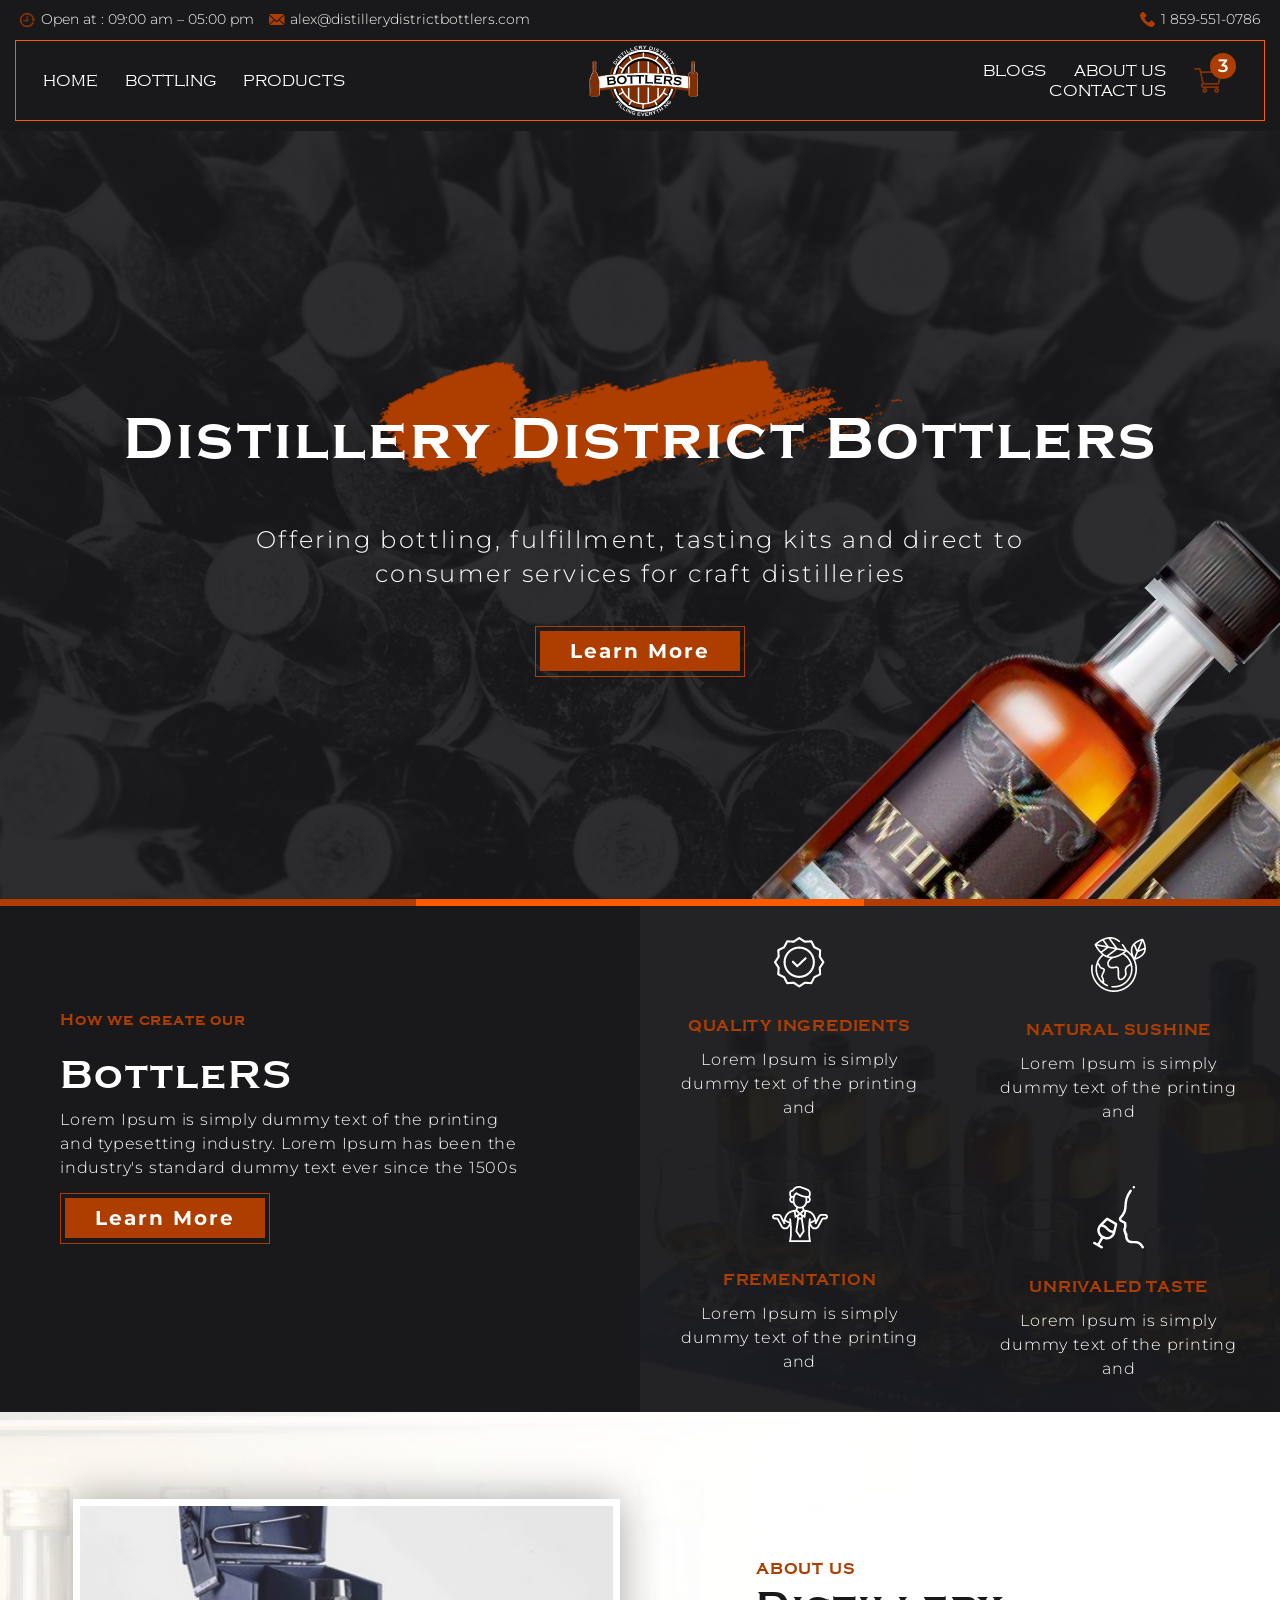
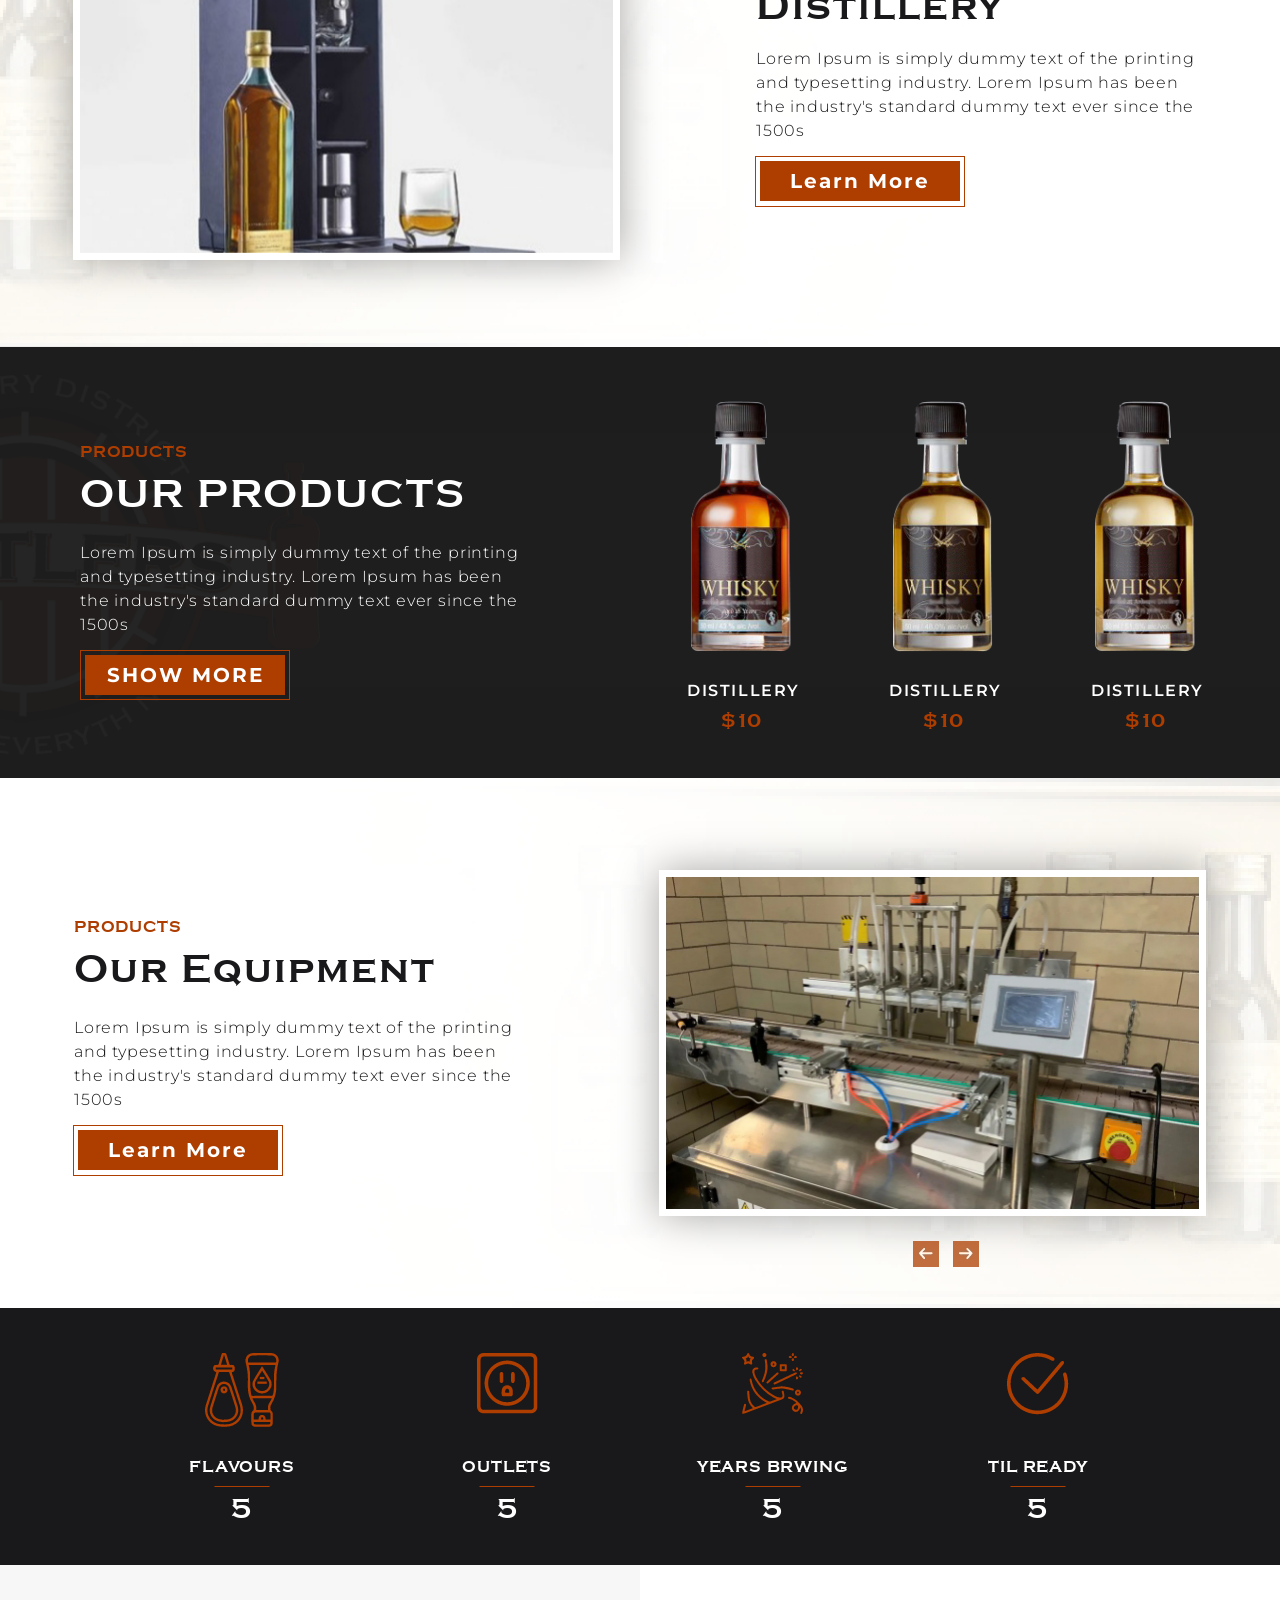
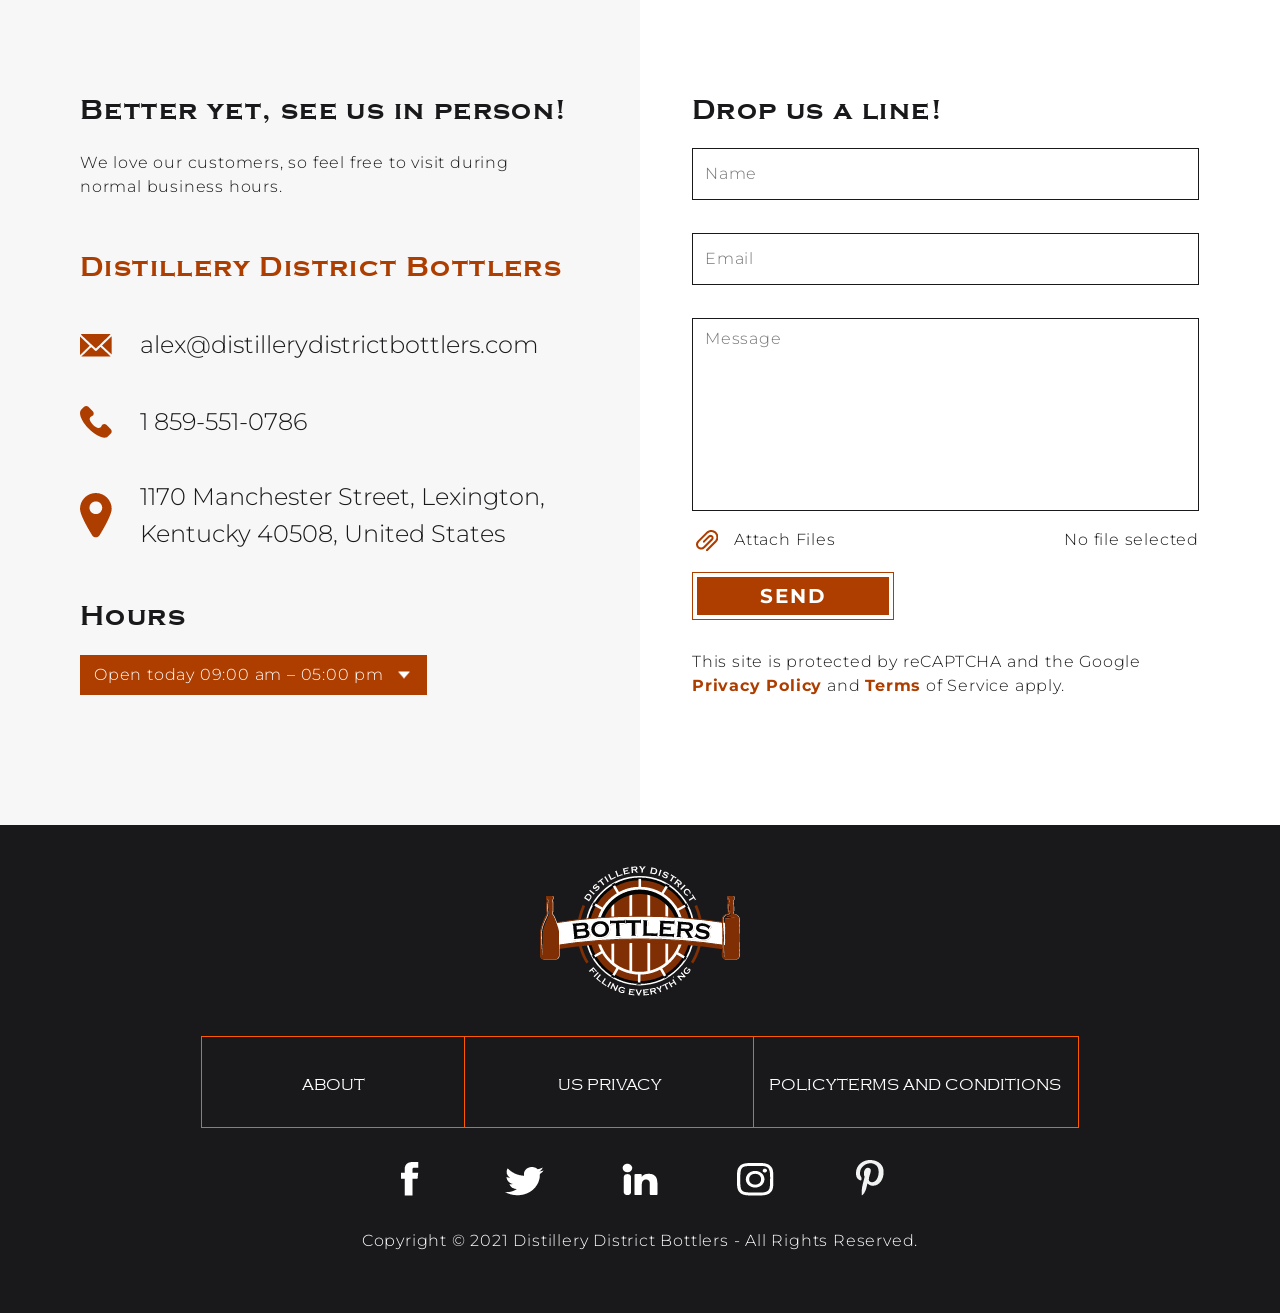
<file: index.html>
<!DOCTYPE html>
<html lang="en">

<head>
    <meta charset="utf-8">
    <meta name="viewport" content="width=device-width, minimum-scale=1.0, maximum-scale=1.0, initial-scale=1.0">
    <meta name="format-detection" content="telephone=no">
    <title>Bottlers | Home</title>

    <link rel="icon" href="svgs/main-logo.svg" sizes="32x32" type="image/svg+xml">
    <link rel="preconnect" href="https://fonts.gstatic.com">
    <link href="https://fonts.googleapis.com/css2?family=Montserrat:wght@300;500;700&display=swap" rel="stylesheet">
    <link rel="stylesheet" href="css/slick-theme.css">
    <link rel="stylesheet" href="css/slick.css">
    <link rel="stylesheet" href="css/selectric.css">
    <link type="text/css" rel="stylesheet" href="css/style.css">

</head>

<body>
    <main class="main-wrap">
        <!--  Beginning header section -->
        <header class="header-wrap">
            <div class="common-wrap clear">
                <div class="header-top">
                    <div class="header-top-left">
                        <div class="header-top-item m-r">
                            <div class="top-item-thumb">
                                <img src="img/clock.png" alt="clock">
                            </div>
                            <div class="top-item-content">
                                <p>Open at : 09:00 am – 05:00 pm</p>
                            </div>
                        </div>
                        <div class="header-top-item">
                            <div class="top-item-thumb">
                                <img src="img/mailbox-2.png" alt="mailbox-2">
                            </div>
                            <div class="top-item-content">
                                <a href="mailto:alex@distillerydistrictbottlers.com">alex@distillerydistrictbottlers.com</a>
                            </div>
                        </div>
                    </div>
                    <div class="header-top-right flex-box">
                        <div class="header-top-item">
                            <div class="top-item-thumb">
                                <img src="img/call-2.png" alt="call-2">
                            </div>
                            <div class="top-item-content">
                                <a href="tel:1 859-551-0786">1 859-551-0786</a>
                            </div>
                        </div>
                    </div>
                </div>
                <div class="main-header">
                    <div class="nav-wrap desk">
                        <nav class="main-nav">
                            <ul>
                                <li><a href="index.html">Home</a></li>
                                <li><a href="#">BOTTLING</a></li>
                                <li><a href="products.html">PRODUCTS</a></li>
                            </ul>
                        </nav>
                        <div class="main-logo">
                            <a href="index.html"><img src="svgs/main-logo.svg" alt="main-logo"></a>
                        </div>
                        <div class="side-nav">
                            <div class="side-nav-inner">
                                <nav class="main-side-nav">
                                    <ul>
                                        <li><a href="blog.html">BLOGS</a></li>
                                        <li><a href="about-us.html">ABOUT US</a></li>
                                        <li><a href="contact-us.html">CONTACT US</a></li>
                                    </ul>
                                </nav>
                                <div class="cart">
                                    <a href="#"><img src="img/cart.png" alt="cart">
                                        <span>3</span>
                                    </a>
                                </div>
                            </div>
                        </div>
                    </div>
                    <div class="logo-wrap mobi">
                        <div class="phone-nav">
                            <div></div>
                        </div>
                        <div class="mobile-logo">
                            <a href="index.html"><img src="svgs/main-logo.svg" alt=""></a>
                        </div>
                        <div class="cart-counter">
                            <a href="#">
                               <img src="img/cart.png" alt="cart">
                                <span>3</span>
                            </a>
                        </div>
                    </div>
                </div>
            </div>
        </header>
        <!-- //End header section -->

        <!-- Beginning main content section -->
        <section class="main-content-wrap">

            <!-- hero section beginning -->
            <section class="hero-wrap" style="background-image: url(img/hero-bg.jpg);">
                <div class="zigzag-overlay">
                    <img src="img/zigzag-overlay.png" alt="zigzag">
                </div>
                <div class="bottle-overlay anim-el animate-bottom">
                    <img src="img/hero-overlay.png" alt="hero-overlay">
                </div>
                <div class="common-wrap clear">
                    <div class="hero-inner">
                        <div class="hero-content">
                            <h1 class="anim-el animate-bottom">Distillery District Bottlers</h1>
                            <p class="lead-text anim-el animate-bottom">Offering bottling, fulfillment, tasting kits and direct to consumer services for craft distilleries</p>
                        </div>
                        <div class="hero-btn anim-el animate-bottom">
                            <a href="about-us.html" class="btn medium">Learn More</a>
                        </div>
                    </div>
                </div>
            </section>
            <!-- hero section end -->

            <!-- creat sectionn beginning -->
            <section class="creat-wrap">
                <div class="creat-content-wrap">
                    <div class="creat-main-content">
                        <h5 class="small-title anim-el animate-bottom">How we create our</h5>
                        <h2 class="anim-el animate-bottom">BottleRS</h2>
                        <p class="anim-el animate-bottom">Lorem Ipsum is simply dummy text of the printing and typesetting industry. Lorem Ipsum has been the industry's standard dummy text ever since the 1500s</p>
                        <div class="creat-btn anim-el animate-bottom">
                            <a href="404-page.html" class="btn medium">Learn More</a>
                        </div>
                    </div>
                </div>
                <div class="cerat-item-wrap" style="background-image: url(img/creat-thumb.jpg);">
                    <div class="creat-item-inner">
                        <div class="creat-item anim-el animate-bottom">
                            <div class="creat-item-thumb">
                                <figure>
                                    <img src="img/quality.png" alt="quality">
                                </figure>
                            </div>
                            <div class="creat-item-content">
                                <h5 class="small-title">QUALITY INGREDIENTS</h5>
                                <p>Lorem Ipsum is simply dummy text of the printing and</p>
                            </div>
                        </div>
                        <div class="creat-item anim-el animate-bottom">
                            <div class="creat-item-thumb">
                                <figure>
                                    <img src="img/natural.png" alt="natural">
                                </figure>
                            </div>
                            <div class="creat-item-content">
                                <h5 class="small-title">NATURAL SUSHINE</h5>
                                <p>Lorem Ipsum is simply dummy text of the printing and</p>
                            </div>
                        </div>
                        <div class="creat-item anim-el animate-bottom">
                            <div class="creat-item-thumb">
                                <figure>
                                    <img src="img/frementation.png" alt="frementation">
                                </figure>
                            </div>
                            <div class="creat-item-content">
                                <h5 class="small-title">FREMENTATION</h5>
                                <p>Lorem Ipsum is simply dummy text of the printing and</p>
                            </div>
                        </div>
                        <div class="creat-item anim-el animate-bottom">
                            <div class="creat-item-thumb">
                                <figure>
                                    <img src="img/unrivaled.png" alt="unrivaled">
                                </figure>
                            </div>
                            <div class="creat-item-content">
                                <h5 class="small-title">UNRIVALED TASTE</h5>
                                <p>Lorem Ipsum is simply dummy text of the printing and</p>
                            </div>
                        </div>
                    </div>
                </div>
            </section>
            <!-- creat sectionn end -->

            <!-- distillery section beginning -->
            <section class="distillery-wrap" style="background-image: url(img/distillery-bg.jpg);">
                <div class="common-wrap clear">
                    <div class="distillery-inner">
                        <div class="distillery-thumb anim-el animate-left">
                            <figure>
                                <img src="img/distillery-thumb.jpg" alt="distillery-thumb">
                            </figure>
                        </div>
                        <div class="distillery-content anim-el animate-right">
                            <h5 class="small-title">ABOUT US</h5>
                            <h2>Distillery</h2>
                            <p>Lorem Ipsum is simply dummy text of the printing and typesetting industry. Lorem Ipsum has been the industry's standard dummy text ever since the 1500s</p>
                            <div class="distillery-btn">
                                <a href="about-us.html" class="btn medium">Learn More</a>
                            </div>
                        </div>
                    </div>
                </div>
            </section>
            <!-- distillery section end -->

            <!-- products section beginning -->
            <section class="products-wrap">
                <div class="products-overlay">
                    <img src="img/products-overlay.png" alt="products-overlay">
                </div>
                <div class="common-wrap clear">
                    <div class="products-inner">
                        <div class="products-content">
                            <h5 class="small-title anim-el animate-bottom">PRODUCTS</h5>
                            <h2 class="anim-el animate-bottom">OUR PRODUCTS</h2>
                            <p class="anim-el animate-bottom">Lorem Ipsum is simply dummy text of the printing and typesetting industry. Lorem Ipsum has been the industry's standard dummy text ever since the 1500s</p>
                            <div class="products-btn anim-el animate-bottom">
                                <a href="products.html" class="btn medium">SHOW MORE</a>
                            </div>
                        </div>
                        <div class="products-item-wrap">
                            <div class="products-item anim-el animate-bottom">
                                <div class="products-item-thumb">
                                    <figure>
                                        <img src="img/product-1.png" alt="product-1">
                                    </figure>
                                </div>
                                <div class="products-item-content">
                                    <h5>DISTILLERY</h5>
                                    <dfn>$10</dfn>
                                </div>
                            </div>
                            <div class="products-item anim-el animate-bottom">
                                <div class="products-item-thumb">
                                    <figure>
                                        <img src="img/product-2.png" alt="product-2">
                                    </figure>
                                </div>
                                <div class="products-item-content">
                                    <h5>DISTILLERY</h5>
                                    <dfn>$10</dfn>
                                </div>
                            </div>
                            <div class="products-item anim-el animate-bottom">
                                <div class="products-item-thumb">
                                    <figure>
                                        <img src="img/product-3.png" alt="product-3">
                                    </figure>
                                </div>
                                <div class="products-item-content">
                                    <h5>DISTILLERY</h5>
                                    <dfn>$10</dfn>
                                </div>
                            </div>
                        </div>
                    </div>
                </div>
            </section>
            <!-- products section end -->

            <!-- equipment section beginning -->
            <section class="equipment-wrap" style="background-image: url(img/equipment-bg.jpg);">
                <div class="common-wrap clear">
                    <div class="equipment-inner"> 
                        <div class="equipment-content anim-el animate-left">
                            <h5 class="small-title">PRODUCTS</h5>
                            <h2>Our Equipment</h2>
                            <p>Lorem Ipsum is simply dummy text of the printing and typesetting industry. Lorem Ipsum has been the industry's standard dummy text ever since the 1500s</p>
                            <div class="equipment-btn">
                                <a href="404-page.html" class="btn medium">Learn More</a>
                            </div>
                        </div>
                        <div class="equipment-thumb anim-el animate-right">
                            <div class="equipment-thumb-inner">
                                <div class="equipment-thumb-item">
                                    <figure>
                                        <img src="img/equipment-thumb.jpg" alt="equipment-thumb">
                                    </figure>
                                </div>
                                <div class="equipment-thumb-item">
                                    <figure>
                                        <img src="img/equipment-thumb.jpg" alt="equipment-thumb">
                                    </figure>
                                </div>
                                <div class="equipment-thumb-item">
                                    <figure>
                                        <img src="img/equipment-thumb.jpg" alt="equipment-thumb">
                                    </figure>
                                </div>
                            </div>
                        </div>

                    </div>
                </div>
            </section>
            <!-- equipment section end -->

            <!-- advantage section beginning -->
            <section class="advantage-wrap">
                <div class="common-wrap clear">
                    <div class="advantage-item-wrap">
                        <div class="advantage-item anim-el animate-bottom">
                            <div class="advantage-item-thumb">
                                <img src="img/flavours.png" alt="flavours">
                            </div>
                            <div class="advantage-item-content">
                                <h5 class="small-title">FLAVOURS</h5>
                                <span>5</span>
                            </div>
                        </div>
                        <div class="advantage-item anim-el animate-bottom">
                            <div class="advantage-item-thumb">
                                <img src="img/outlets.png" alt="outlets">
                            </div>
                            <div class="advantage-item-content">
                                <h5 class="small-title">OUTLETS</h5>
                                <span>5</span>
                            </div>
                        </div>
                        <div class="advantage-item anim-el animate-bottom">
                            <div class="advantage-item-thumb">
                                <img src="img/brwing.png" alt="brwing">
                            </div>
                            <div class="advantage-item-content">
                                <h5 class="small-title">YEARS BRWING</h5>
                                <span>5</span>
                            </div>
                        </div>
                        <div class="advantage-item anim-el animate-bottom">
                            <div class="advantage-item-thumb">
                                <img src="img/ready.png" alt="ready">
                            </div>
                            <div class="advantage-item-content">
                                <h5 class="small-title">TIL READY</h5>
                                <span>5</span>
                            </div>
                        </div>
                    </div>
                </div>
            </section>
            <!-- advantage section end -->

            <!-- newslatter section beginning -->
            <section class="newslatter-wrap">
                <div class="newslatter-overlay">
                    <div class="newslatter-overlay-left"></div>
                    <div class="newslatter-overlay-right"></div>
                </div>
                <div class="common-wrap clear">
                    <div class="main-newslatter">
                        <div class="newslatter-contact">
                            <div class="newslatter-top-content">
                                <h3 class="anim-el animate-bottom">Better yet, see us in person!</h3>
                                <p class="anim-el animate-bottom">We love our customers, so feel free to visit during normal business hours.</p>
                            </div>
                            <div class="newslatter-main-contact">
                                <h3 class="anim-el animate-bottom">Distillery District Bottlers</h3>
                                <div class="main-contact-item-wrap">
                                    <div class="main-contact-item anim-el animate-bottom">
                                        <div class="main-content-item-thumb">
                                            <img src="img/mailbox.png" alt="mailbox">
                                        </div>
                                        <div class="main-content-item-content">
                                            <a href="mailto:alex@distillerydistrictbottlers.com">alex@distillerydistrictbottlers.com</a>
                                        </div>
                                    </div>
                                    <div class="main-contact-item anim-el animate-bottom">
                                        <div class="main-content-item-thumb">
                                            <img src="img/call.png" alt="call">
                                        </div>
                                        <div class="main-content-item-content">
                                            <a href="tel:1 859-551-0786">1 859-551-0786</a>
                                        </div>
                                    </div>
                                    <div class="main-contact-item anim-el animate-bottom">
                                        <div class="main-content-item-thumb">
                                            <img src="img/location.png" alt="location">
                                        </div>
                                        <div class="main-content-item-content">
                                            <address>1170 Manchester Street, Lexington, Kentucky 40508, United States</address>
                                        </div>
                                    </div>
                                </div>
                            </div>
                            <div class="newslatter-schedule anim-el animate-bottom">
                                <h3 class="anim-el animate-bottom">Hours</h3>
                                <div class="selectric-wrap">
                                    <select name="" id="" class="styled-select">
                                        <option value="">Open today 09:00 am – 05:00 pm</option>
                                        <option value="">Open today 09:00 am – 05:00 pm</option>
                                        <option value="">Open today 09:00 am – 05:00 pm</option>
                                        <option value="">Open today 09:00 am – 05:00 pm</option>
                                    </select>
                                </div>
                            </div>
                        </div>
                        <div class="newslatter-form-wrap">
                            <div class="newslatter-form">
                                <h3 class="animate-bottom anim-el">Drop us a line!</h3>
                                <form action="#" method="post">
                                    <div class="input-row anim-el animate-bottom">
                                        <input type="text" placeholder="Name">
                                    </div>
                                    <div class="input-row anim-el animate-bottom">
                                        <input type="email" placeholder="Email">
                                    </div>
                                    <div class="input-row comment anim-el animate-bottom">
                                        <textarea placeholder="Message"></textarea>
                                    </div>
                                    <div class="input-row file anim-el animate-bottom">
                                        <label class="uploadBtnWrap" for="thefile">
                                            <input type="file" id="thefile" onchange="alertFilename()" />
                                            <span class="file-btn">Attach Files</span>
                                            <span id="fileName">No file selected</span>
                                        </label>
                                    </div>
                                    <div class="input-row submit anim-el animate-bottom">
                                        <div class="submit-btn">
                                            <input type="submit" value="SEND">
                                        </div>
                                    </div>
                                    <div class="input-row text">
                                        <p class="anim-el animate-bottom">This site is protected by reCAPTCHA and the Google <a href="privacy.html">Privacy Policy</a> and <a href="terms-condition.html">Terms</a> of Service apply.</p>
                                    </div>
                                </form>
                            </div>
                        </div>
                    </div>
                </div>
            </section>
            <!-- newslatter section end -->

        </section>
        <!-- //End main content section -->

        <!-- Beginning footer section -->
        <footer class="footer-wrap">
            <div class="common-wrap clear">
                <div class="footer-inner">
                    <div class="footer-logo anim-el animate-bottom">
                        <a href="index.html"><img src="img/footer-logo.png" alt="footer-logo"></a>
                    </div>
                    <div class="footer-nav anim-el animate-bottom">
                        <ul>
                            <li><a href="about-us.html">About</a></li>
                            <li><a href="privacy.html">us Privacy</a></li>
                            <li><a href="terms-condition.html">PolicyTerms and Conditions</a></li>
                        </ul>
                    </div>
                    <div class="footer-social anim-el animate-bottom">
                        <a href="#" class="icon-fb"><img src="img/facebook.png" alt="facebook"></a>
                        <a href="#"><img src="img/twitter.png" alt="twitter"></a>
                        <a href="#"><img src="img/linked-in.png" alt="linked-in"></a>
                        <a href="#"><img src="img/instagram.png" alt="instagram"></a>
                        <a href="#" class="icon-pt"><img src="img/pinter.png" alt="pinter"></a>
                    </div>
                    <div class="copyright anim-el animate-bottom">
                        <p>Copyright © 2021 Distillery District Bottlers - All Rights Reserved.</p>
                    </div>
                </div>
            </div>
        </footer>
        <!-- //End main footer section -->
    </main>

    <script type="text/javascript" src="js/jquery-3.5.1.min.js"></script>
    <script type="text/javascript" src="js/jquery.selectric.js"></script>
    <script type="text/javascript" src="js/slick.min.js"></script>
    <script type="text/javascript" src="js/headroom.js"></script>
    <script type="text/javascript" src="js/common-scripts.js" defer></script>

</body>

</html>
</file>
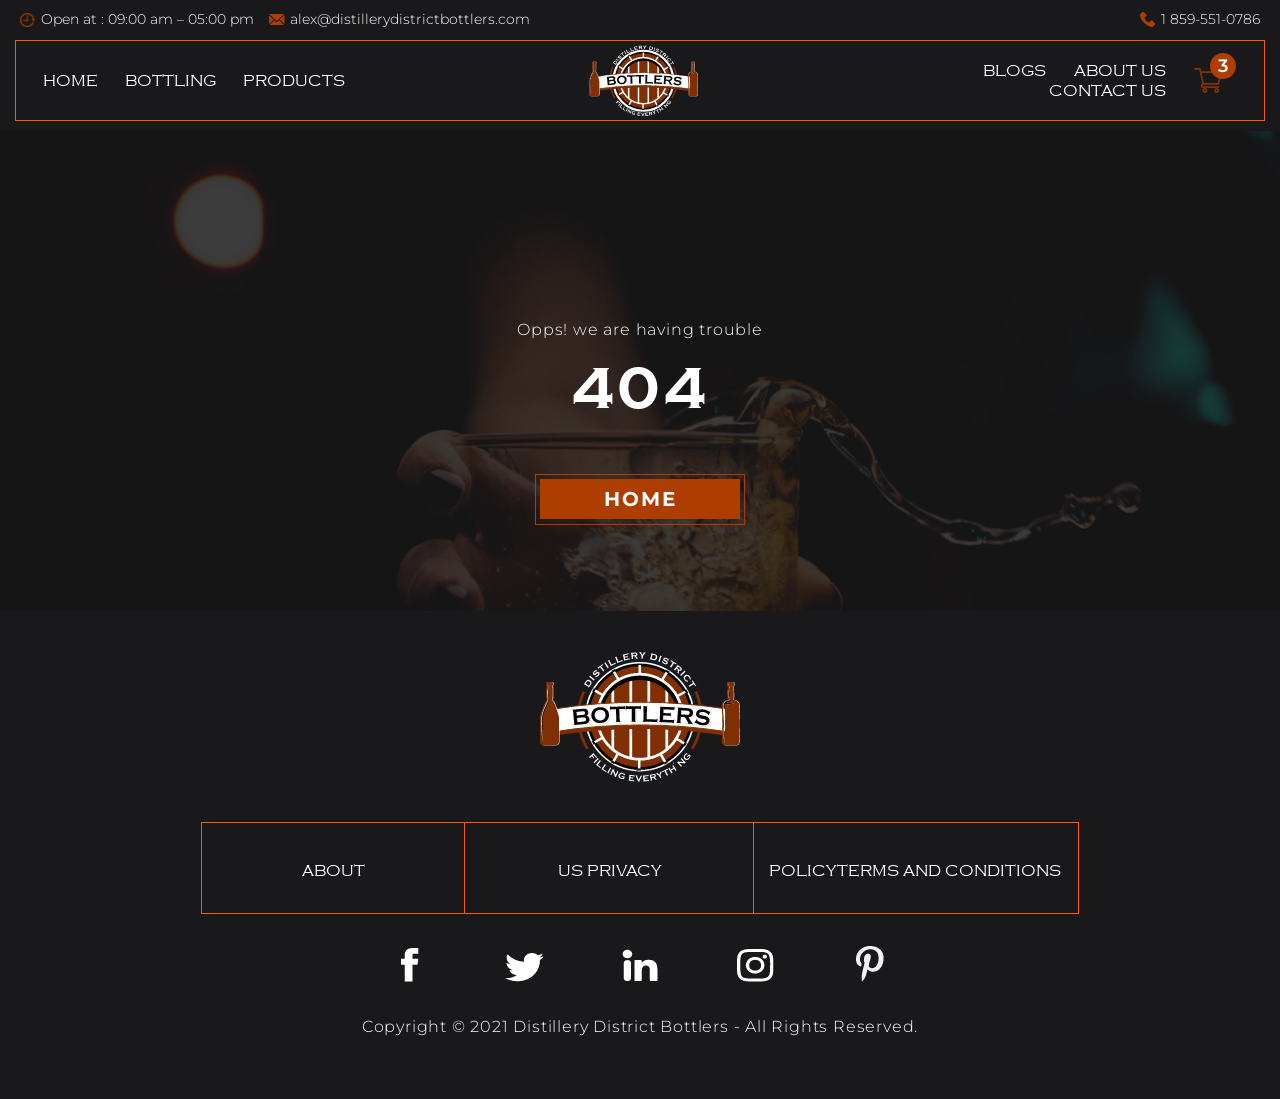
<file: 404-page.html>
<!DOCTYPE html>
<html lang="en">

<head>
    <meta charset="utf-8">
    <meta name="viewport" content="width=device-width, minimum-scale=1.0, maximum-scale=1.0, initial-scale=1.0, user-scalable=no">
    <meta name="format-detection" content="telephone=no">
    <title>Bottlers | 404</title>
    
    <link rel="icon" href="svgs/main-logo.svg" sizes="32x32" type="image/svg+xml">
    <link rel="preconnect" href="https://fonts.gstatic.com">
    <link href="https://fonts.googleapis.com/css2?family=Montserrat:wght@300;500;700&display=swap" rel="stylesheet">
    <link type="text/css" rel="stylesheet" href="css/style.css">
</head>

<body>
    <main class="main-wrap">
        <!--  Beginning header section -->
        <header class="header-wrap">
            <div class="common-wrap clear">
                <div class="header-top">
                    <div class="header-top-left">
                        <div class="header-top-item m-r">
                            <div class="top-item-thumb">
                                <img src="img/clock.png" alt="clock">
                            </div>
                            <div class="top-item-content">
                                <p>Open at : 09:00 am – 05:00 pm</p>
                            </div>
                        </div>
                        <div class="header-top-item">
                            <div class="top-item-thumb">
                                <img src="img/mailbox-2.png" alt="mailbox-2">
                            </div>
                            <div class="top-item-content">
                                <a href="mailto:alex@distillerydistrictbottlers.com">alex@distillerydistrictbottlers.com</a>
                            </div>
                        </div>
                    </div>
                    <div class="header-top-right flex-box">
                        <div class="header-top-item">
                            <div class="top-item-thumb">
                                <img src="img/call-2.png" alt="call-2">
                            </div>
                            <div class="top-item-content">
                                <a href="tel:1 859-551-0786">1 859-551-0786</a>
                            </div>
                        </div>
                    </div>
                </div>
                <div class="main-header">
                    <div class="nav-wrap desk">
                        <nav class="main-nav">
                            <ul>
                                <li><a href="index.html">Home</a></li>
                                <li><a href="#">BOTTLING</a></li>
                                <li><a href="products.html">PRODUCTS</a></li>
                            </ul>
                        </nav>
                        <div class="main-logo">
                            <a href="index.html"><img src="svgs/main-logo.svg" alt="main-logo"></a>
                        </div>
                        <div class="side-nav">
                            <div class="side-nav-inner">
                                <nav class="main-side-nav">
                                    <ul>
                                        <li><a href="blog.html">BLOGS</a></li>
                                        <li><a href="about-us.html">ABOUT US</a></li>
                                        <li><a href="contact-us.html">CONTACT US</a></li>
                                    </ul>
                                </nav>
                                <div class="cart">
                                    <a href="#"><img src="img/cart.png" alt="cart">
                                        <span>3</span>
                                    </a>
                                </div>
                            </div>
                        </div>
                    </div>
                    <div class="logo-wrap mobi">
                        <div class="phone-nav">
                            <div></div>
                        </div>
                        <div class="mobile-logo">
                            <a href="index.html"><img src="svgs/main-logo.svg" alt=""></a>
                        </div>
                        <div class="cart-counter">
                            <a href="#"><img src="img/cart.png" alt="cart">
                                <span>3</span>
                            </a>
                        </div>
                    </div>
                </div>
            </div>
        </header>
        <!-- //End header section -->

        <!-- Beginning main content section -->
        <section class="main-content-wrap">
            <!-- Beginning having section -->
            <section class="having-wrap" style="background-image: url(img/404/404-bg.png)">
                <div class="common-wrap clear">
                    <div class="having-inner">
                        <div class="having-content">
                            <p class="anim-el animate-bottom">Opps! we are having trouble</p>
                            <h1 class="anim-el animate-bottom">404</h1>
                            <div class="having-btn-wrap anim-el animate-bottom">
                                <a href="index.html" class="btn medium">HOME</a>
                            </div>
                        </div>
                    </div>
                </div>
            </section>
            <!-- //End having section -->
        </section>
        <!-- //End main content section -->

        <!-- Beginning footer section -->
        <footer class="footer-wrap">
            <div class="common-wrap clear">
                <div class="footer-inner">
                    <div class="footer-logo anim-el animate-bottom">
                        <a href="index.html"><img src="img/footer-logo.png" alt="footer-logo"></a>
                    </div>
                    <div class="footer-nav anim-el animate-bottom">
                        <ul>
                            <li><a href="about-us.html">About</a></li>
                            <li><a href="privacy.html">us Privacy</a></li>
                            <li><a href="terms-condition.html">PolicyTerms and Conditions</a></li>
                        </ul>
                    </div>
                    <div class="footer-social anim-el animate-bottom">
                        <a href="#" class="icon-fb"><img src="img/facebook.png" alt="facebook"></a>
                        <a href="#"><img src="img/twitter.png" alt="twitter"></a>
                        <a href="#"><img src="img/linked-in.png" alt="linked-in"></a>
                        <a href="#"><img src="img/instagram.png" alt="instagram"></a>
                        <a href="#" class="icon-pt"><img src="img/pinter.png" alt="pinter"></a>
                    </div>
                    <div class="copyright anim-el animate-bottom">
                        <p>Copyright © 2021 Distillery District Bottlers - All Rights Reserved.</p>
                    </div>
                </div>
            </div>
        </footer>
        <!-- //End main footer section -->
    </main>
    <script type="text/javascript" src="js/jquery-3.5.1.min.js"></script>
    <script type="text/javascript" src="js/jquery.selectric.js"></script>
    <script type="text/javascript" src="js/slick.min.js"></script>
    <script type="text/javascript" src="js/headroom.js"></script>
    <script type="text/javascript" src="js/common-scripts.js" defer></script>
</body>

</html>
</file>
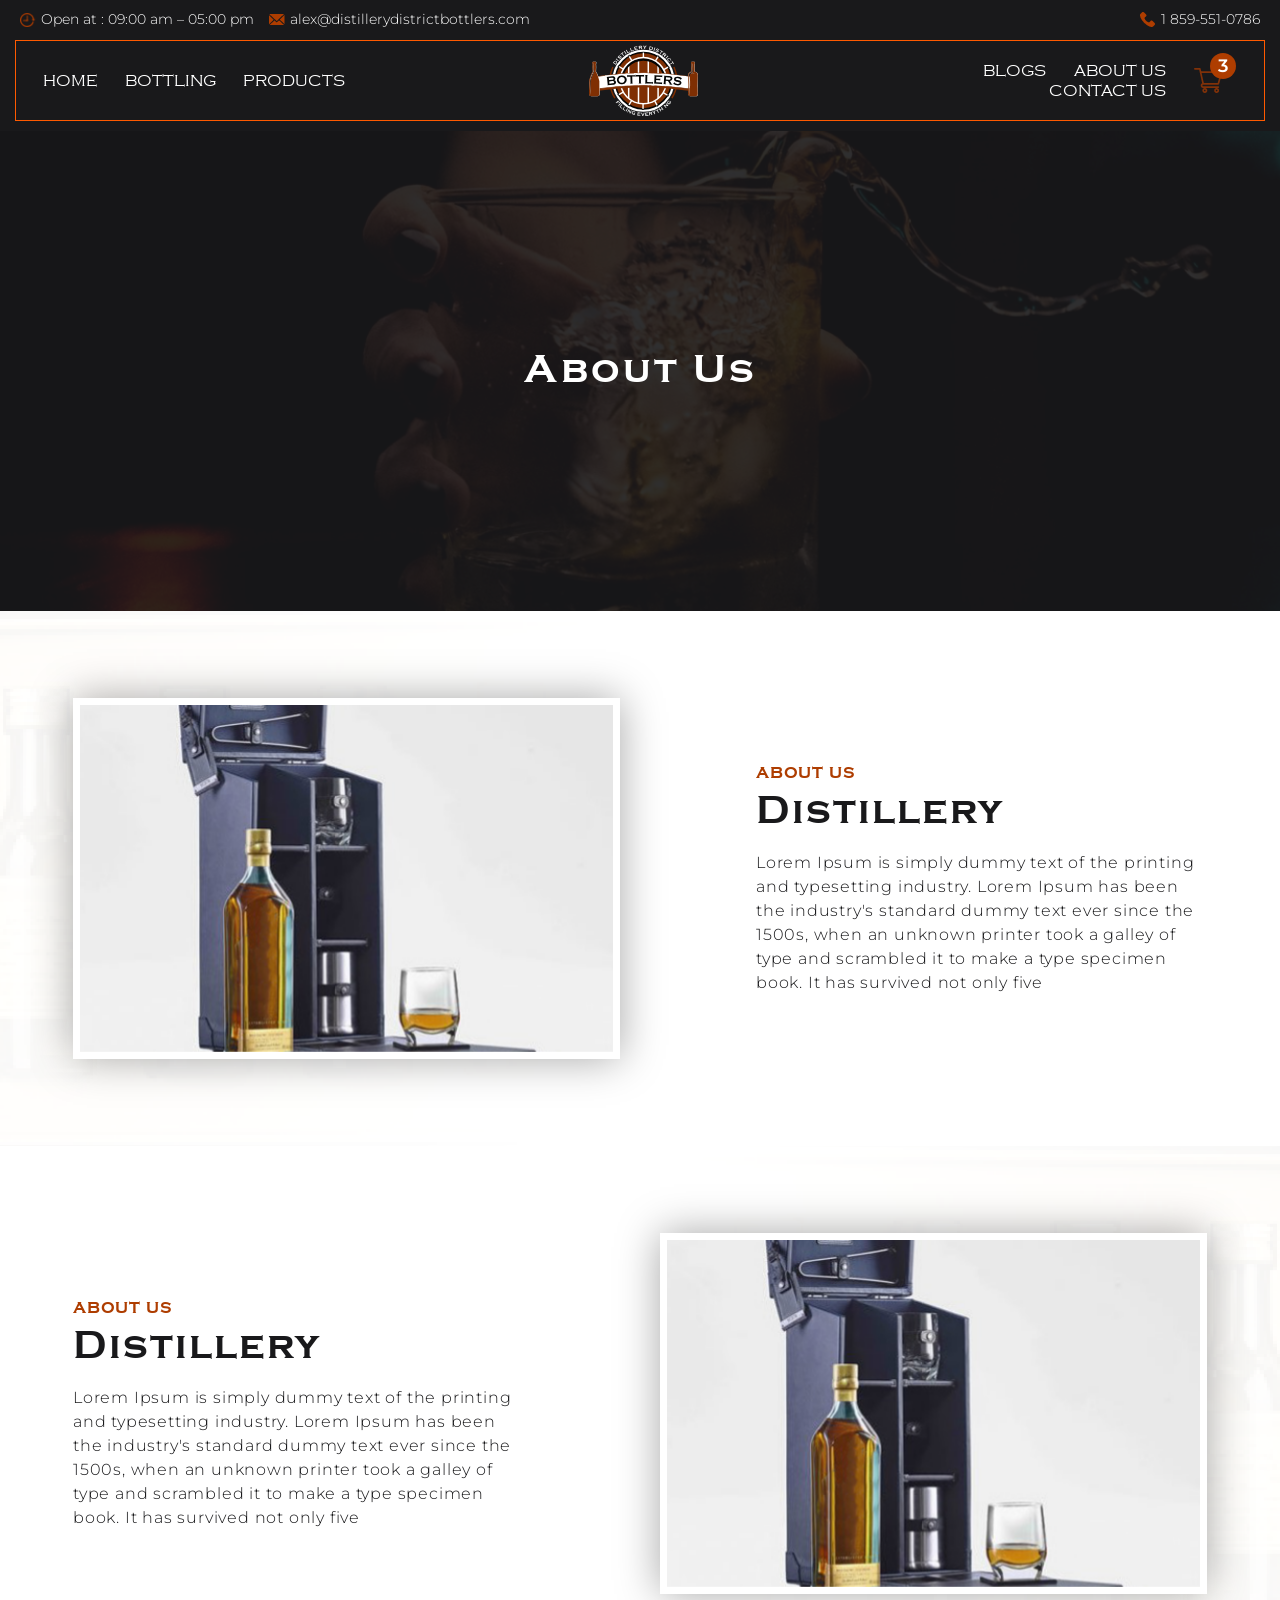
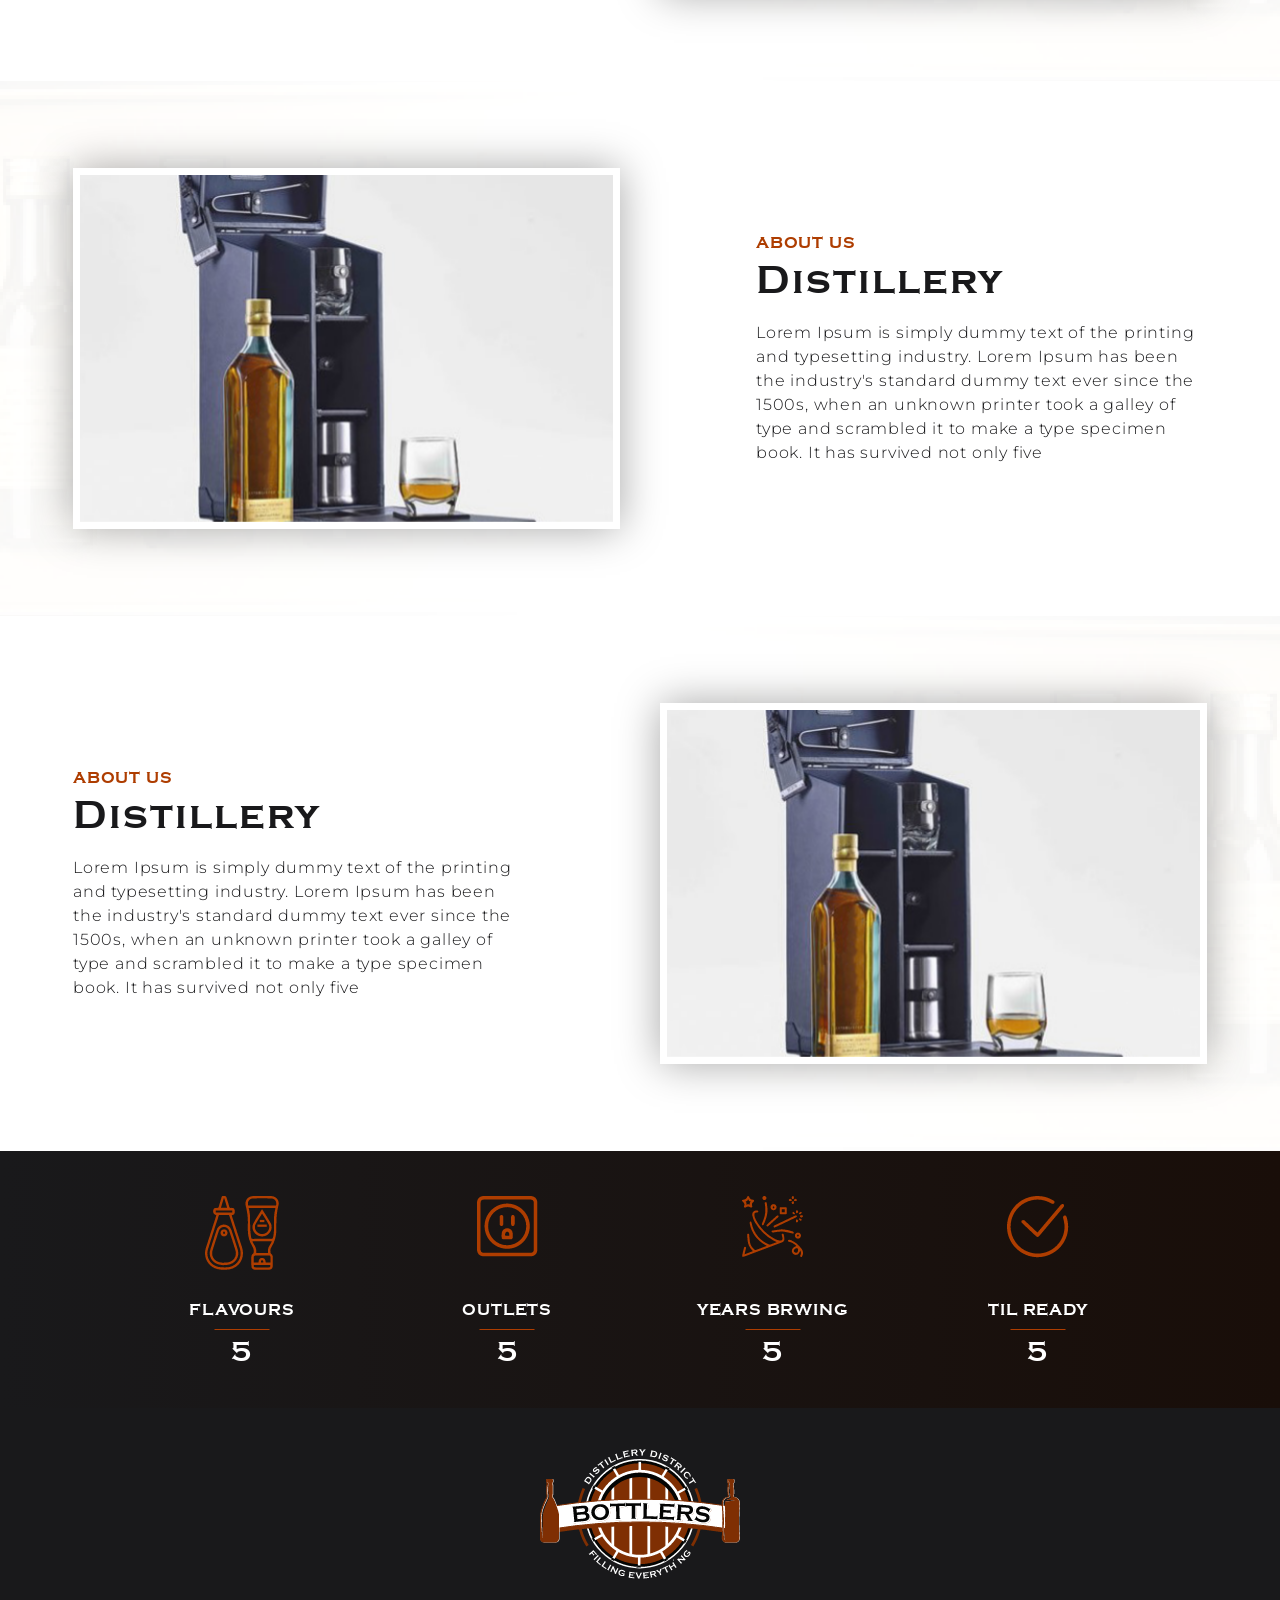
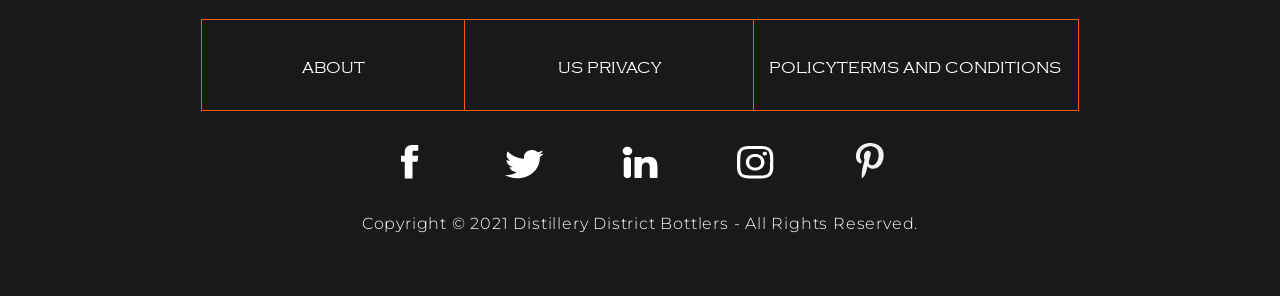
<file: about-us.html>
<!DOCTYPE html>
<html lang="en">

<head>
    <meta charset="utf-8">
    <meta name="viewport" content="width=device-width, minimum-scale=1.0, maximum-scale=1.0, initial-scale=1.0, user-scalable=no">
    <meta name="format-detection" content="telephone=no">
    <title>Bottlers | About Us</title>
    
    <link rel="icon" href="svgs/main-logo.svg" sizes="32x32" type="image/svg+xml">
    <link rel="preconnect" href="https://fonts.gstatic.com">
    <link href="https://fonts.googleapis.com/css2?family=Montserrat:wght@300;500;700&display=swap" rel="stylesheet">
    <link type="text/css" rel="stylesheet" href="css/style.css">
</head>

<body>
    <main class="main-wrap about-us">
        <!--  Beginning header section -->
        <header class="header-wrap">
            <div class="common-wrap clear">
                <div class="header-top">
                    <div class="header-top-left">
                        <div class="header-top-item m-r">
                            <div class="top-item-thumb">
                                <img src="img/clock.png" alt="clock">
                            </div>
                            <div class="top-item-content">
                                <p>Open at : 09:00 am – 05:00 pm</p>
                            </div>
                        </div>
                        <div class="header-top-item">
                            <div class="top-item-thumb">
                                <img src="img/mailbox-2.png" alt="mailbox-2">
                            </div>
                            <div class="top-item-content">
                                <a href="mailto:alex@distillerydistrictbottlers.com">alex@distillerydistrictbottlers.com</a>
                            </div>
                        </div>
                    </div>
                    <div class="header-top-right flex-box">
                        <div class="header-top-item">
                            <div class="top-item-thumb">
                                <img src="img/call-2.png" alt="call-2">
                            </div>
                            <div class="top-item-content">
                                <a href="tel:1 859-551-0786">1 859-551-0786</a>
                            </div>
                        </div>
                    </div>
                </div>
                <div class="main-header">
                    <div class="nav-wrap desk">
                        <nav class="main-nav">
                            <ul>
                                <li><a href="index.html">Home</a></li>
                                <li><a href="#">BOTTLING</a></li>
                                <li><a href="products.html">PRODUCTS</a></li>
                            </ul>
                        </nav>
                        <div class="main-logo">
                            <a href="index.html"><img src="svgs/main-logo.svg" alt="main-logo"></a>
                        </div>
                        <div class="side-nav">
                            <div class="side-nav-inner">
                                <nav class="main-side-nav">
                                    <ul>
                                        <li><a href="blog.html">BLOGS</a></li>
                                        <li><a href="about-us.html">ABOUT US</a></li>
                                        <li><a href="contact-us.html">CONTACT US</a></li>
                                    </ul>
                                </nav>
                                <div class="cart">
                                    <a href="#"><img src="img/cart.png" alt="cart">
                                        <span>3</span>
                                    </a>
                                </div>
                            </div>
                        </div>
                    </div>
                    <div class="logo-wrap mobi">
                        <div class="phone-nav">
                            <div></div>
                        </div>
                        <div class="mobile-logo">
                            <a href="index.html"><img src="svgs/main-logo.svg" alt=""></a>
                        </div>
                        <div class="cart-counter">
                            <a href="#"><img src="img/cart.png" alt="cart">
                                <span>3</span>
                            </a>
                        </div>
                    </div>
                </div>
            </div>
        </header>
        <!-- //End header section -->

        <!-- Beginning main content section -->
        <section class="main-content-wrap about">

            <!-- hero section beginning -->
            <section class="hero-wrap" style="background-image: url(img/products/hero-bg.jpg);">
                <div class="common-wrap clear">
                    <div class="hero-inner">
                        <div class="hero-content anim-el animate-bottom">
                            <h1>About Us</h1>
                        </div>
                    </div>
                </div>
            </section>
            <!-- Hero section beginning -->

            <!-- distillery section beginning -->
            <section class="about-distillery-section">
                <div class="distillery-wrap" style="background-image: url(img/about-us/about-bg-left.png);">
                    <div class="common-wrap clear">
                        <div class="distillery-inner">
                            <div class="distillery-thumb anim-el animate-bottom">
                                <figure>
                                    <img src="img/about-us/img.png" alt="distillery-thumb">
                                </figure>
                            </div>
                            <div class="distillery-content anim-el animate-bottom">
                                <h5 class="small-title">ABOUT US</h5>
                                <h2>Distillery</h2>
                                <p>Lorem Ipsum is simply dummy text of the printing and typesetting industry. Lorem Ipsum has been the industry's standard dummy text ever since the 1500s, when an unknown printer took a galley of type and scrambled it to make a type specimen book. It has survived not only five</p>
                            </div>
                        </div>
                    </div>
                </div>
                <div class="distillery-wrap" style="background-image: url(img/about-us/about-bg-right.png);">
                    <div class="common-wrap clear">
                        <div class="distillery-inner">
                            <div class="distillery-thumb anim-el animate-bottom">
                                <figure>
                                    <img src="img/about-us/img.png" alt="distillery-thumb">
                                </figure>
                            </div>
                            <div class="distillery-content anim-el animate-bottom">
                                <h5 class="small-title">ABOUT US</h5>
                                <h2>Distillery</h2>
                                <p>Lorem Ipsum is simply dummy text of the printing and typesetting industry. Lorem Ipsum has been the industry's standard dummy text ever since the 1500s, when an unknown printer took a galley of type and scrambled it to make a type specimen book. It has survived not only five</p>
                            </div>
                        </div>
                    </div>
                </div>
                <div class="distillery-wrap" style="background-image: url(img/about-us/about-bg-left.png);">
                    <div class="common-wrap clear">
                        <div class="distillery-inner">
                            <div class="distillery-thumb anim-el animate-bottom">
                                <figure>
                                    <img src="img/about-us/img.png" alt="distillery-thumb">
                                </figure>
                            </div>
                            <div class="distillery-content anim-el animate-bottom">
                                <h5 class="small-title">ABOUT US</h5>
                                <h2>Distillery</h2>
                                <p>Lorem Ipsum is simply dummy text of the printing and typesetting industry. Lorem Ipsum has been the industry's standard dummy text ever since the 1500s, when an unknown printer took a galley of type and scrambled it to make a type specimen book. It has survived not only five</p>
                            </div>
                        </div>
                    </div>
                </div>
                <div class="distillery-wrap" style="background-image: url(img/about-us/about-bg-right.png);">
                    <div class="common-wrap clear">
                        <div class="distillery-inner">
                            <div class="distillery-thumb anim-el animate-bottom">
                                <figure>
                                    <img src="img/about-us/img.png" alt="distillery-thumb">
                                </figure>
                            </div>
                            <div class="distillery-content anim-el animate-bottom">
                                <h5 class="small-title">ABOUT US</h5>
                                <h2>Distillery</h2>
                                <p>Lorem Ipsum is simply dummy text of the printing and typesetting industry. Lorem Ipsum has been the industry's standard dummy text ever since the 1500s, when an unknown printer took a galley of type and scrambled it to make a type specimen book. It has survived not only five</p>
                            </div>
                        </div>
                    </div>
                </div>
            </section>
            <!-- distillery section end -->

            <!-- advantage section beginning -->
            <section class="advantage-wrap">
                <div class="common-wrap clear">
                    <div class="advantage-item-wrap">
                        <div class="advantage-item anim-el animate-bottom">
                            <div class="advantage-item-thumb">
                                <img src="img/flavours.png" alt="flavours">
                            </div>
                            <div class="advantage-item-content">
                                <h5 class="small-title">FLAVOURS</h5>
                                <span>5</span>
                            </div>
                        </div>
                        <div class="advantage-item anim-el animate-bottom">
                            <div class="advantage-item-thumb">
                                <img src="img/outlets.png" alt="outlets">
                            </div>
                            <div class="advantage-item-content">
                                <h5 class="small-title">OUTLETS</h5>
                                <span>5</span>
                            </div>
                        </div>
                        <div class="advantage-item anim-el animate-bottom">
                            <div class="advantage-item-thumb">
                                <img src="img/brwing.png" alt="brwing">
                            </div>
                            <div class="advantage-item-content">
                                <h5 class="small-title">YEARS BRWING</h5>
                                <span>5</span>
                            </div>
                        </div>
                        <div class="advantage-item anim-el animate-bottom">
                            <div class="advantage-item-thumb">
                                <img src="img/ready.png" alt="ready">
                            </div>
                            <div class="advantage-item-content">
                                <h5 class="small-title">TIL READY</h5>
                                <span>5</span>
                            </div>
                        </div>
                    </div>
                </div>
            </section>
            <!-- advantage section end -->

        </section>
        <!-- //End main content section -->

        <!-- Beginning footer section -->
        <footer class="footer-wrap">
            <div class="common-wrap clear">
                <div class="footer-inner">
                    <div class="footer-logo anim-el animate-bottom">
                        <a href="index.html"><img src="img/footer-logo.png" alt="footer-logo"></a>
                    </div>
                    <div class="footer-nav anim-el animate-bottom">
                        <ul>
                            <li><a href="about-us.html">About</a></li>
                            <li><a href="privacy.html">us Privacy</a></li>
                            <li><a href="terms-condition.html">PolicyTerms and Conditions</a></li>
                        </ul>
                    </div>
                    <div class="footer-social anim-el animate-bottom">
                        <a href="#" class="icon-fb"><img src="img/facebook.png" alt="facebook"></a>
                        <a href="#"><img src="img/twitter.png" alt="twitter"></a>
                        <a href="#"><img src="img/linked-in.png" alt="linked-in"></a>
                        <a href="#"><img src="img/instagram.png" alt="instagram"></a>
                        <a href="#" class="icon-pt"><img src="img/pinter.png" alt="pinter"></a>
                    </div>
                    <div class="copyright anim-el animate-bottom">
                        <p>Copyright © 2021 Distillery District Bottlers - All Rights Reserved.</p>
                    </div>
                </div>
            </div>
        </footer>
        <!-- //End main footer section -->
    </main>
    <script type="text/javascript" src="js/jquery-3.5.1.min.js"></script>
    <script type="text/javascript" src="js/jquery.selectric.js"></script>
    <script type="text/javascript" src="js/slick.min.js"></script>
    <script type="text/javascript" src="js/headroom.js"></script>
    <script type="text/javascript" src="js/common-scripts.js" defer></script>
</body>

</html>
</file>
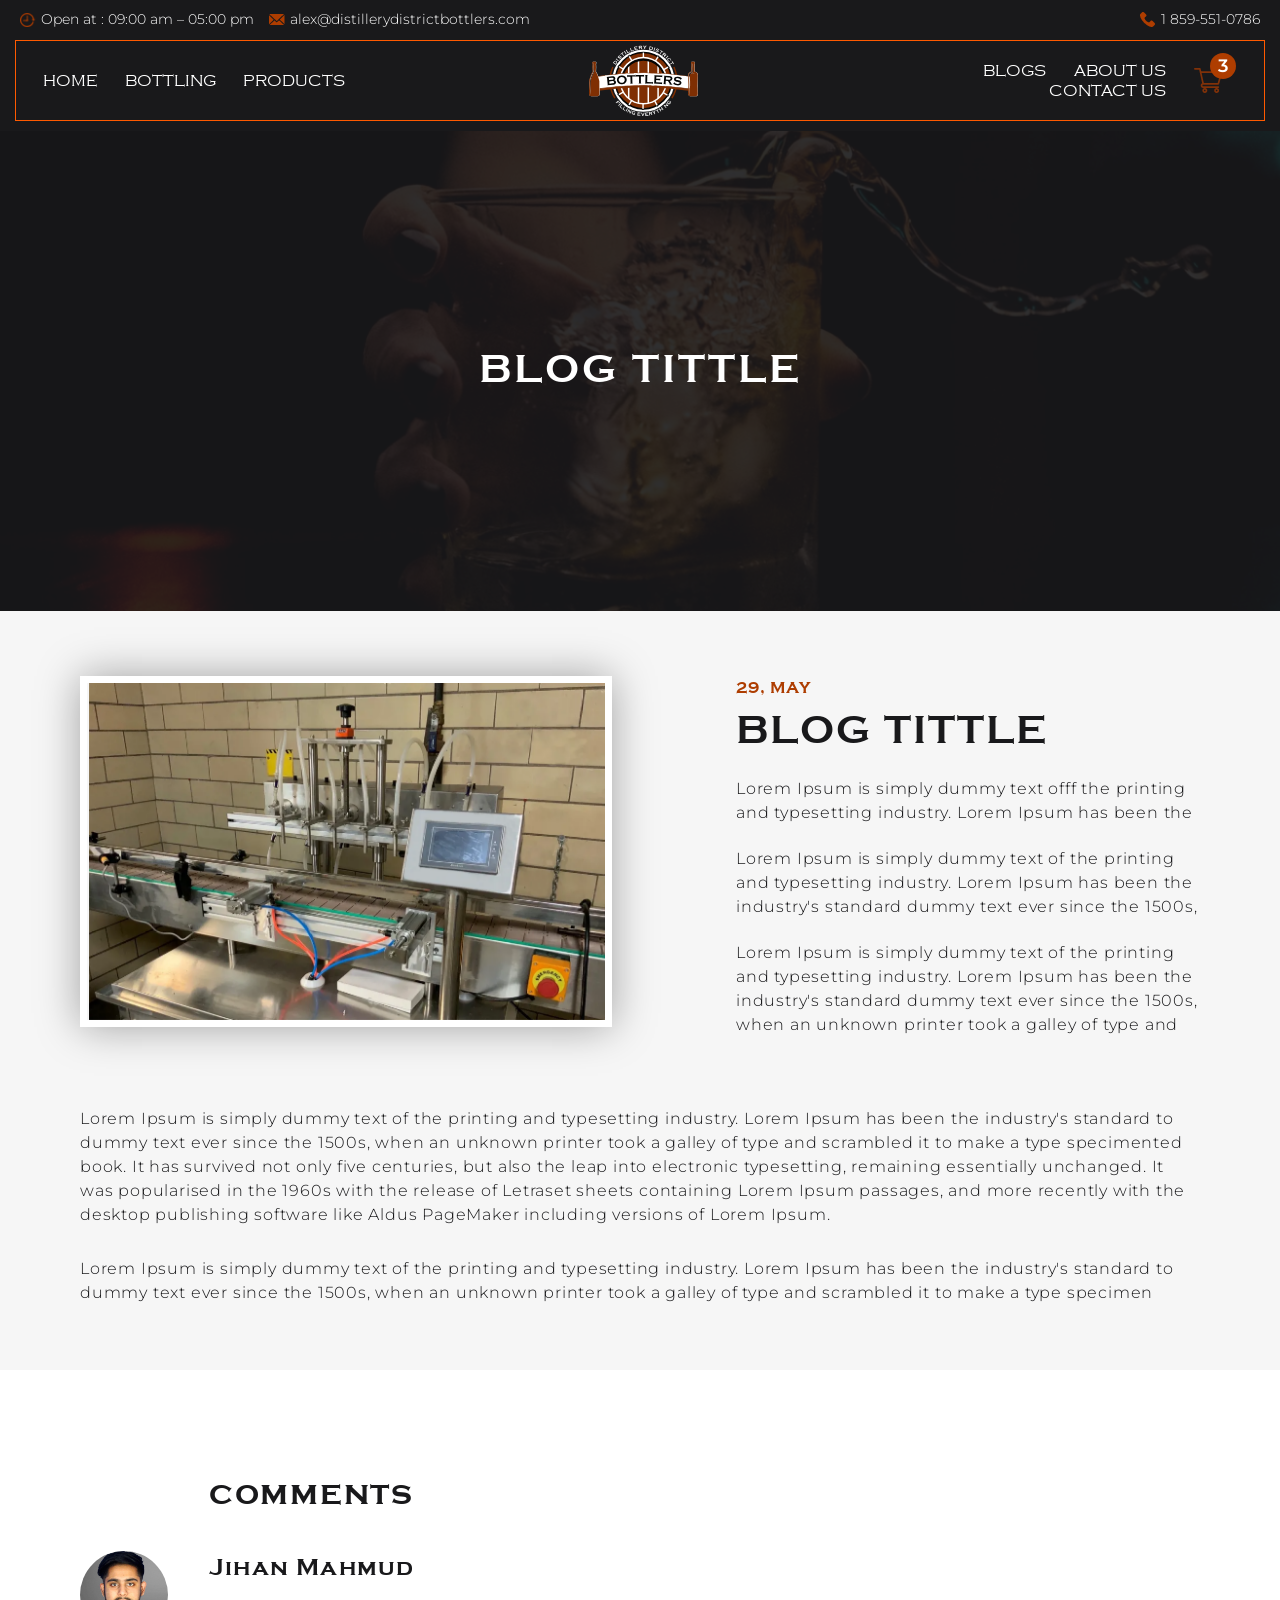
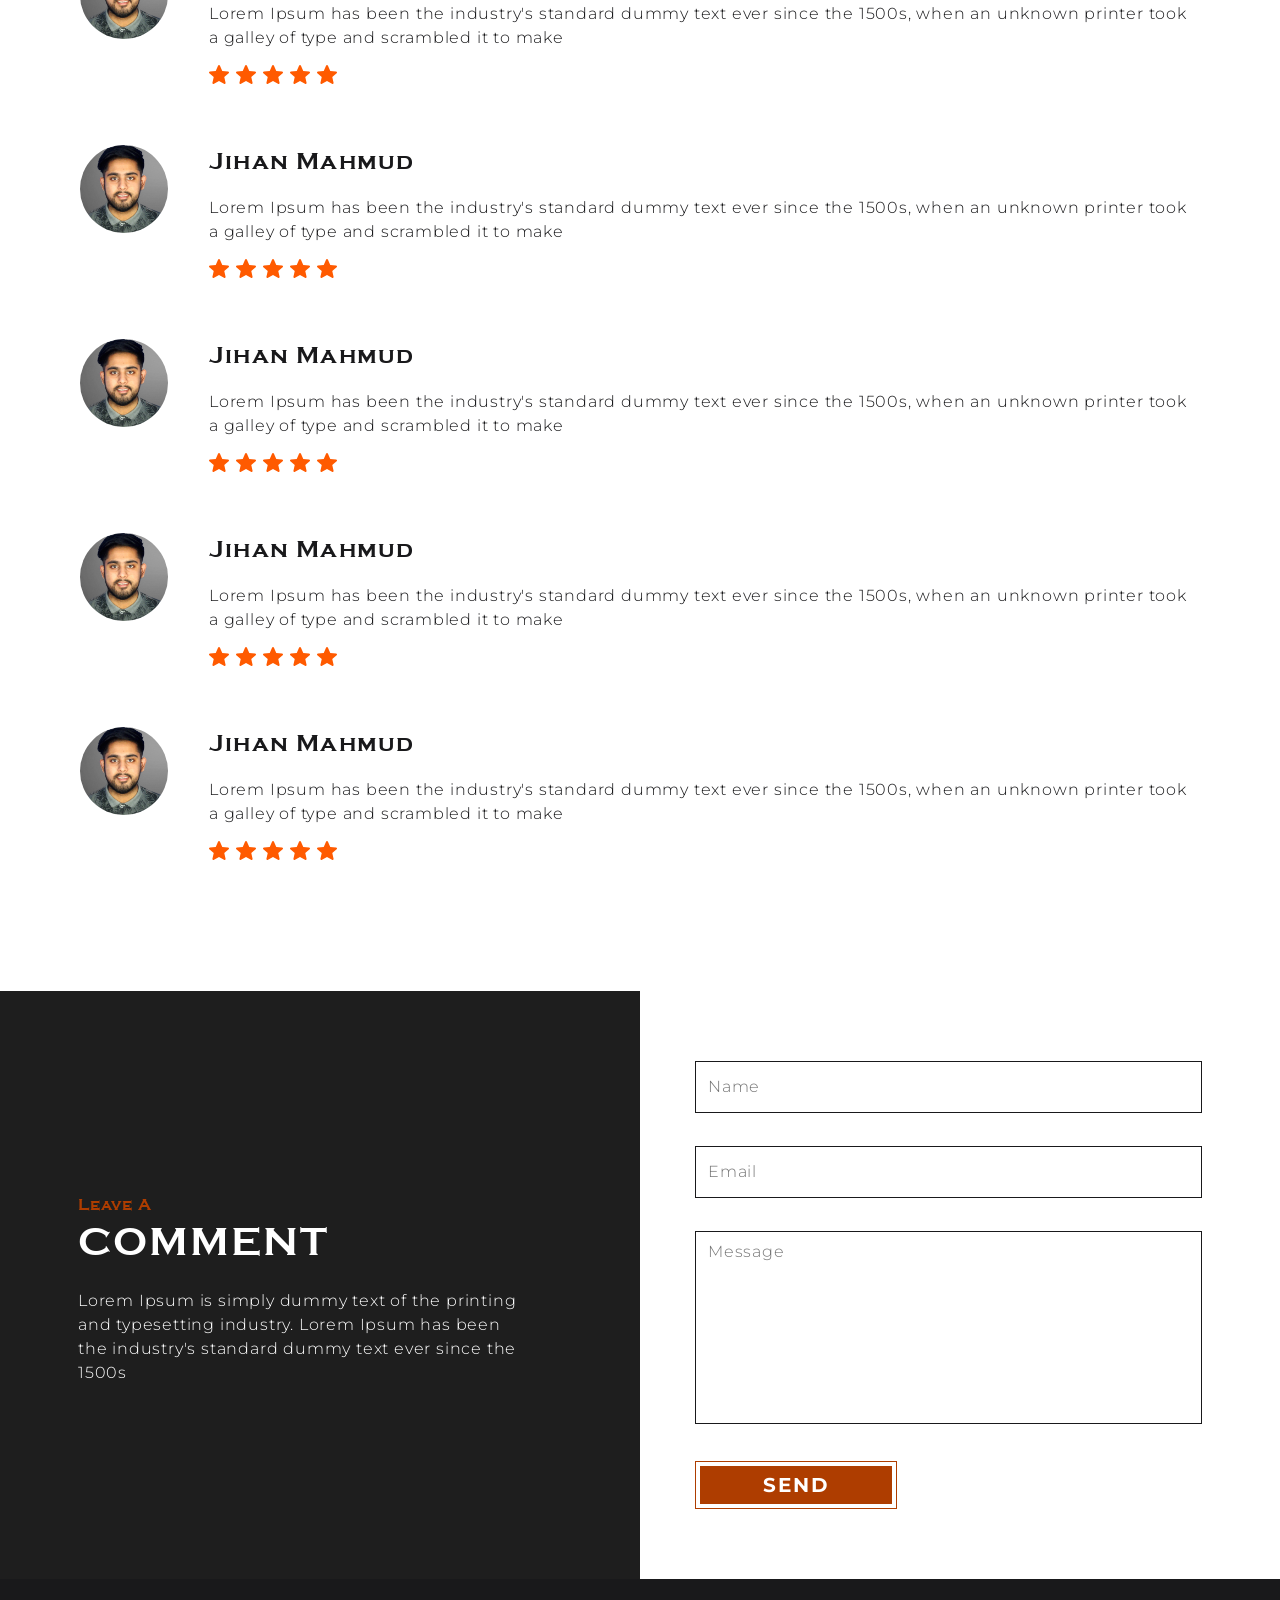
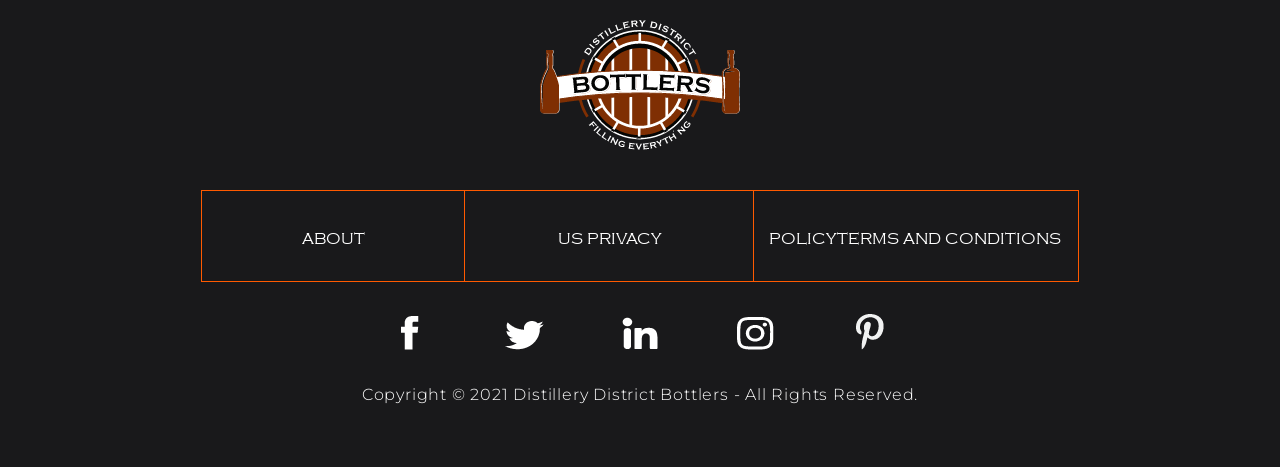
<file: blog-single.html>
<!DOCTYPE html>
<html lang="en">

<head>
    <meta charset="utf-8">
    <meta name="viewport" content="width=device-width, minimum-scale=1.0, maximum-scale=1.0, initial-scale=1.0, user-scalable=no">
    <meta name="format-detection" content="telephone=no">
    <title>Bottlers | Blog Single</title>
    
    <link rel="icon" href="svgs/main-logo.svg" sizes="32x32" type="image/svg+xml">
    <link rel="preconnect" href="https://fonts.gstatic.com">
    <link href="https://fonts.googleapis.com/css2?family=Montserrat:wght@300;500;700&display=swap" rel="stylesheet">
    <link rel="stylesheet" href="css/slick-theme.css">
    <link rel="stylesheet" href="css/slick.css">
    <link rel="stylesheet" href="css/selectric.css">
    <link type="text/css" rel="stylesheet" href="css/style.css">
</head>

<body>
    <main class="main-wrap">
        <!--  Beginning header section -->
        <header class="header-wrap">
            <div class="common-wrap clear">
                <div class="header-top">
                    <div class="header-top-left">
                        <div class="header-top-item m-r">
                            <div class="top-item-thumb">
                                <img src="img/clock.png" alt="clock">
                            </div>
                            <div class="top-item-content">
                                <p>Open at : 09:00 am – 05:00 pm</p>
                            </div>
                        </div>
                        <div class="header-top-item">
                            <div class="top-item-thumb">
                                <img src="img/mailbox-2.png" alt="mailbox-2">
                            </div>
                            <div class="top-item-content">
                                <a href="mailto:alex@distillerydistrictbottlers.com">alex@distillerydistrictbottlers.com</a>
                            </div>
                        </div>
                    </div>
                    <div class="header-top-right flex-box">
                        <div class="header-top-item">
                            <div class="top-item-thumb">
                                <img src="img/call-2.png" alt="call-2">
                            </div>
                            <div class="top-item-content">
                                <a href="tel:1 859-551-0786">1 859-551-0786</a>
                            </div>
                        </div>
                    </div>
                </div>
                <div class="main-header">
                    <div class="nav-wrap desk">
                        <nav class="main-nav">
                            <ul>
                                <li><a href="index.html">Home</a></li>
                                <li><a href="#">BOTTLING</a></li>
                                <li><a href="products.html">PRODUCTS</a></li>
                            </ul>
                        </nav>
                        <div class="main-logo">
                            <a href="index.html"><img src="svgs/main-logo.svg" alt="main-logo"></a>
                        </div>
                        <div class="side-nav">
                            <div class="side-nav-inner">
                                <nav class="main-side-nav">
                                    <ul>
                                        <li><a href="blog.html">BLOGS</a></li>
                                        <li><a href="about-us.html">ABOUT US</a></li>
                                        <li><a href="contact-us.html">CONTACT US</a></li>
                                    </ul>
                                </nav>
                                <div class="cart">
                                    <a href="#"><img src="img/cart.png" alt="cart">
                                        <span>3</span>
                                    </a>
                                </div>
                            </div>
                        </div>
                    </div>
                    <div class="logo-wrap mobi">
                        <div class="phone-nav">
                            <div></div>
                        </div>
                        <div class="mobile-logo">
                            <a href="index.html"><img src="svgs/main-logo.svg" alt=""></a>
                        </div>
                        <div class="cart-counter">
                            <a href="#"><img src="img/cart.png" alt="cart">
                                <span>3</span>
                            </a>
                        </div>
                    </div>
                </div>
            </div>
        </header>
        <!-- //End header section -->

        <!-- Beginning main content section -->
        <section class="main-content-wrap blog-title">
            <!-- hero section beginning -->
            <section class="hero-wrap" style="background-image: url(img/products/hero-bg.jpg);">
                <div class="common-wrap clear">
                    <div class="hero-inner">
                        <div class="hero-content">
                            <h1 class="anim-el animate-bottom">BLOG TITTLE</h1>
                        </div>
                    </div>
                </div>
            </section>
            <!-- Hero section beginning -->

            <!-- Beginning blog-tittle section -->
            <section class="blog-tittle-wrap">
                <div class="common-wrap clear">
                    <div class="blog-tittle-inner">
                        <div class="blog-tittle-content">
                            <div class="blog-tittle-thumb anim-el animate-bottom">
                                <figure>
                                    <img src="img/blog-tittle/blog-tittle-img.png" alt="blog-tittle-thumb">
                                </figure>
                            </div>
                            <div class="blog-tittle-text">
                                <span class="small-title anim-el animate-bottom">29, MAY</span>
                                <h2 class="anim-el animate-bottom">BLOG TITTLE</h2>
                                <p class="anim-el animate-bottom">Lorem Ipsum is simply dummy text offf the printing and typesetting industry. Lorem Ipsum has been the</p>
                                <p class="anim-el animate-bottom">Lorem Ipsum is simply dummy text of the printing and typesetting industry. Lorem Ipsum has been the industry's standard dummy text ever since the 1500s,</p>
                                <p class="anim-el animate-bottom">Lorem Ipsum is simply dummy text of the printing and typesetting industry. Lorem Ipsum has been the industry's standard dummy text ever since the 1500s, when an unknown printer took a galley of type and</p>
                            </div>
                        </div>
                        <div class="blog-tittle-headline ">
                            <p class="anim-el animate-bottom">Lorem Ipsum is simply dummy text of the printing and typesetting industry. Lorem Ipsum has been the industry's standard to dummy text ever since the 1500s, when an unknown printer took a galley of type and scrambled it to make a type specimented book. It has survived not only five centuries, but also the leap into electronic typesetting, remaining essentially unchanged. It was popularised in the 1960s with the release of Letraset sheets containing Lorem Ipsum passages, and more recently with the desktop publishing software like Aldus PageMaker including versions of Lorem Ipsum.</p>
                            <p class="anim-el animate-bottom">Lorem Ipsum is simply dummy text of the printing and typesetting industry. Lorem Ipsum has been the industry's standard to dummy text ever since the 1500s, when an unknown printer took a galley of type and scrambled it to make a type specimen</p>
                        </div>
                    </div>
                </div>
            </section>
            <!-- //End blog-tittle section -->

            <!-- Beginning comments section -->
            <section class="comments-wrap">
                <div class="common-wrap clear">
                    <div class="comments-inner">
                        <h4 class="anim-el animate-bottom">comments</h4>
                        <div class="comments-item-wrap">
                            <div class="comments-item">
                                <div class="comments-item-thumb anim-el animate-bottom">
                                    <figure>
                                        <img src="img/blog-tittle/comments-img.png" alt="thumb">
                                    </figure>
                                </div>
                                <div class="comments-item-content">
                                    <h5 class="anim-el animate-bottom">Jihan Mahmud</h5>
                                    <p class="anim-el animate-bottom">Lorem Ipsum has been the industry's standard dummy text ever since the 1500s, when an unknown printer took a galley of type and scrambled it to make</p>
                                    <a href="#" class="anim-el animate-bottom"><img src="svgs/blog-tittle/star-icon.svg" alt="icon"></a>
                                </div>
                            </div>
                            <div class="comments-item">
                                <div class="comments-item-thumb anim-el animate-bottom">
                                    <figure>
                                        <img src="img/blog-tittle/comments-img.png" alt="thumb">
                                    </figure>
                                </div>
                                <div class="comments-item-content">
                                    <h5 class="anim-el animate-bottom">Jihan Mahmud</h5>
                                    <p class="anim-el animate-bottom">Lorem Ipsum has been the industry's standard dummy text ever since the 1500s, when an unknown printer took a galley of type and scrambled it to make</p>
                                    <a href="#" class="anim-el animate-bottom"><img src="svgs/blog-tittle/star-icon.svg" alt="icon"></a>
                                </div>
                            </div>
                            <div class="comments-item">
                                <div class="comments-item-thumb anim-el animate-bottom">
                                    <figure>
                                        <img src="img/blog-tittle/comments-img.png" alt="thumb">
                                    </figure>
                                </div>
                                <div class="comments-item-content">
                                    <h5 class="anim-el animate-bottom">Jihan Mahmud</h5>
                                    <p class="anim-el animate-bottom">Lorem Ipsum has been the industry's standard dummy text ever since the 1500s, when an unknown printer took a galley of type and scrambled it to make</p>
                                    <a href="#" class="anim-el animate-bottom"><img src="svgs/blog-tittle/star-icon.svg" alt="icon"></a>
                                </div>
                            </div>
                            <div class="comments-item">
                                <div class="comments-item-thumb anim-el animate-bottom">
                                    <figure>
                                        <img src="img/blog-tittle/comments-img.png" alt="thumb">
                                    </figure>
                                </div>
                                <div class="comments-item-content">
                                    <h5 class="anim-el animate-bottom">Jihan Mahmud</h5>
                                    <p class="anim-el animate-bottom">Lorem Ipsum has been the industry's standard dummy text ever since the 1500s, when an unknown printer took a galley of type and scrambled it to make</p>
                                    <a href="#" class="anim-el animate-bottom"><img src="svgs/blog-tittle/star-icon.svg" alt="icon"></a>
                                </div>
                            </div>
                            <div class="comments-item">
                                <div class="comments-item-thumb anim-el animate-bottom">
                                    <figure>
                                        <img src="img/blog-tittle/comments-img.png" alt="thumb">
                                    </figure>
                                </div>
                                <div class="comments-item-content">
                                    <h5 class="anim-el animate-bottom">Jihan Mahmud</h5>
                                    <p class="anim-el animate-bottom">Lorem Ipsum has been the industry's standard dummy text ever since the 1500s, when an unknown printer took a galley of type and scrambled it to make</p>
                                    <a href="#" class="anim-el animate-bottom"><img src="svgs/blog-tittle/star-icon.svg" alt="icon"></a>
                                </div>
                            </div>
                        </div>
                    </div>
                </div>
            </section>
            <!-- //End comments section -->

            <!-- Beginning comment section -->
            <section class="comment-wrap">
                <div class="comment-bg">
                    <div class="comment-bg-left"></div>
                    <div class="comment-bg-right"></div>
                </div>

                <div class="common-wrap clear">
                    <div class="comment-inner">
                        <div class="comment-content">
                            <em class="anim-el animate-bottom">Leave A</em>
                            <h2 class="anim-el animate-bottom">COMMENT</h2>
                            <p class="anim-el animate-bottom">Lorem Ipsum is simply dummy text of the printing and typesetting industry. Lorem Ipsum has been the industry's standard dummy text ever since the 1500s</p>
                        </div>
                        <div class="comment-from-wrap">
                            <form action="#" method="post">
                                <div class="input-row anim-el animate-bottom">
                                    <input type="text" placeholder="Name">
                                </div>
                                <div class="input-row anim-el animate-bottom">
                                    <input type="text" placeholder="Email">
                                </div>
                                <div class="input-row comment anim-el animate-bottom">
                                    <textarea placeholder="Message"></textarea>
                                </div>
                                <div class="input-row submit anim-el animate-bottom">
                                    <div class="submit-btn">
                                        <input type="submit" value="SEND">
                                    </div>
                                </div>
                            </form>
                        </div>
                    </div>
                </div>

            </section>
            <!-- //End comment section -->


        </section>
        <!-- //End main content section -->

        <!-- Beginning footer section -->
        <footer class="footer-wrap">
            <div class="common-wrap clear">
                <div class="footer-inner">
                    <div class="footer-logo anim-el animate-bottom">
                        <a href="index.html"><img src="img/footer-logo.png" alt="footer-logo"></a>
                    </div>
                    <div class="footer-nav anim-el animate-bottom">
                        <ul>
                            <li><a href="about-us.html">About</a></li>
                            <li><a href="privacy.html">us Privacy</a></li>
                            <li><a href="terms-condition.html">PolicyTerms and Conditions</a></li>
                        </ul>
                    </div>
                    <div class="footer-social anim-el animate-bottom">
                        <a href="#" class="icon-fb"><img src="img/facebook.png" alt="facebook"></a>
                        <a href="#"><img src="img/twitter.png" alt="twitter"></a>
                        <a href="#"><img src="img/linked-in.png" alt="linked-in"></a>
                        <a href="#"><img src="img/instagram.png" alt="instagram"></a>
                        <a href="#" class="icon-pt"><img src="img/pinter.png" alt="pinter"></a>
                    </div>
                    <div class="copyright anim-el animate-bottom">
                        <p>Copyright © 2021 Distillery District Bottlers - All Rights Reserved.</p>
                    </div>
                </div>
            </div>
        </footer>
        <!-- //End main footer section -->
    </main>
    
    <script type="text/javascript" src="js/jquery-3.5.1.min.js"></script>
    <script type="text/javascript" src="js/jquery.selectric.js"></script>
    <script type="text/javascript" src="js/slick.min.js"></script>
    <script type="text/javascript" src="js/headroom.js"></script>
    <script type="text/javascript" src="js/common-scripts.js" defer></script>
</body>

</html>
</file>
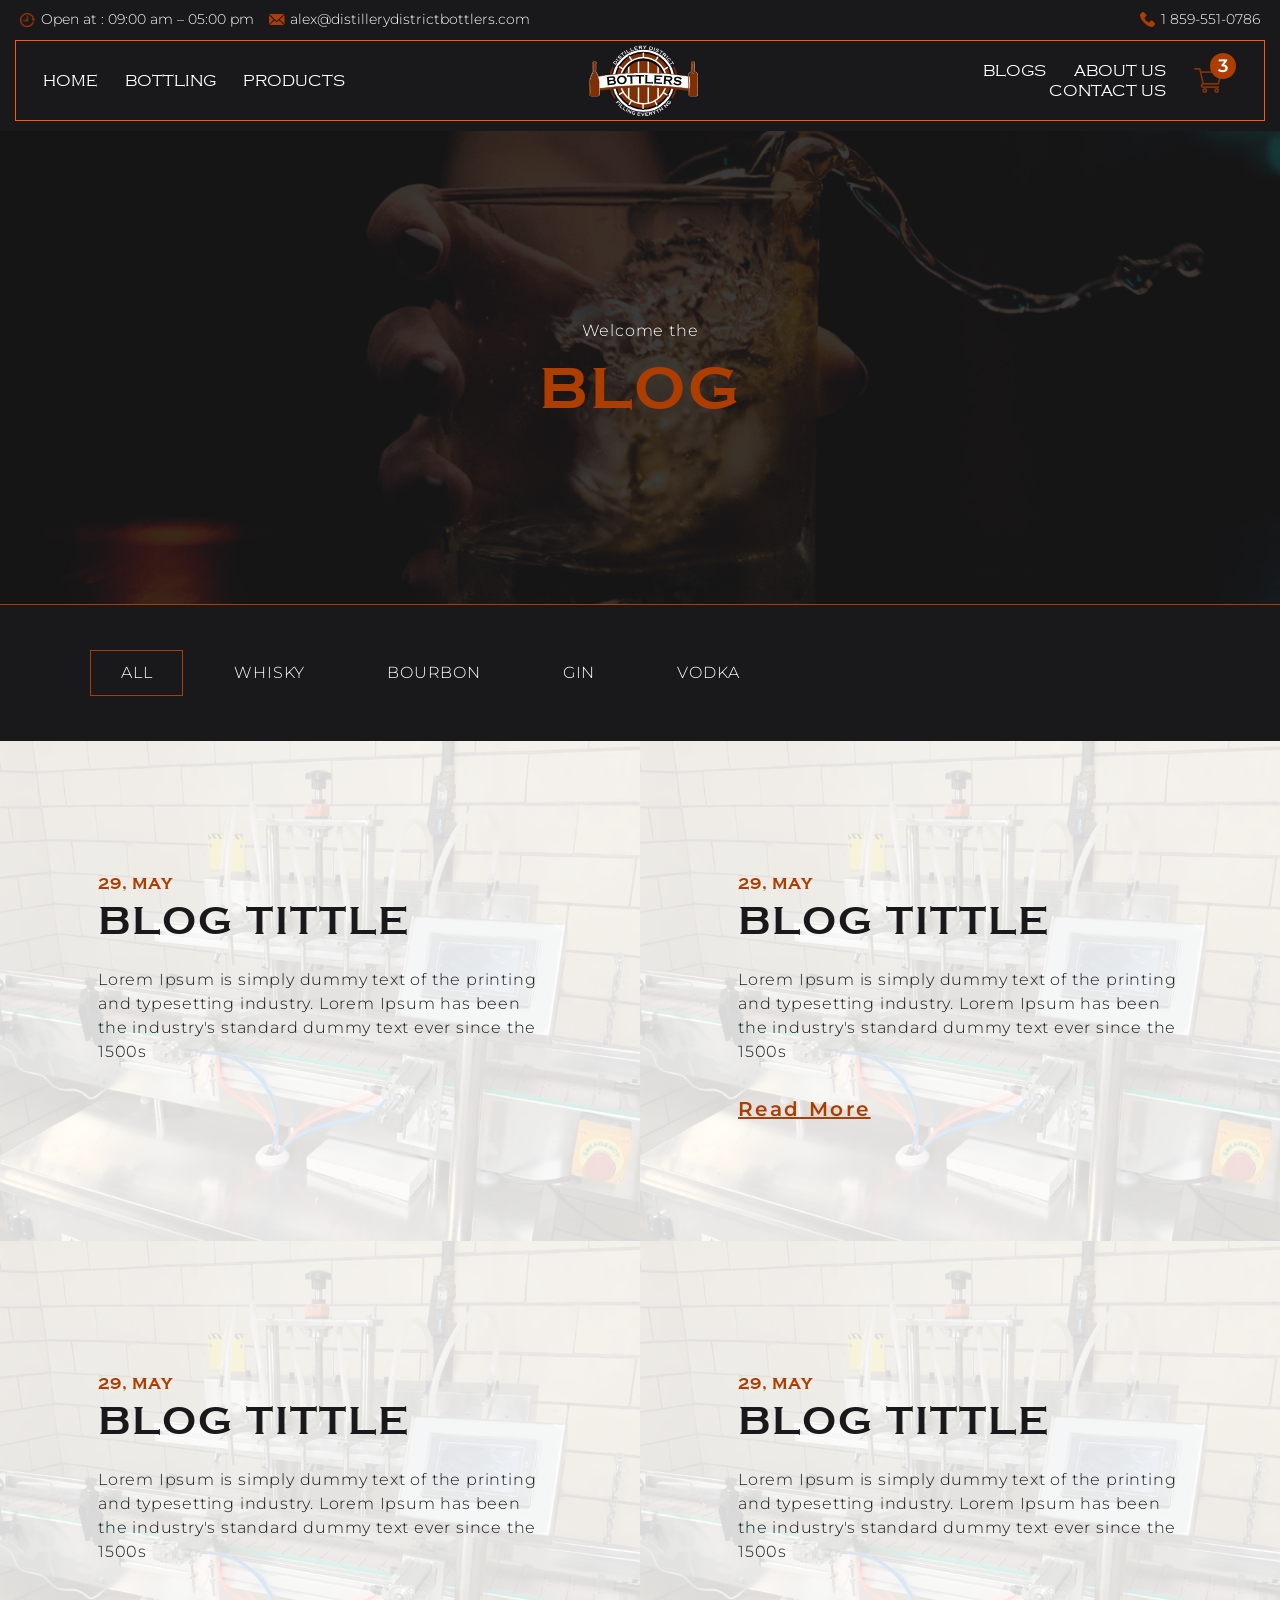
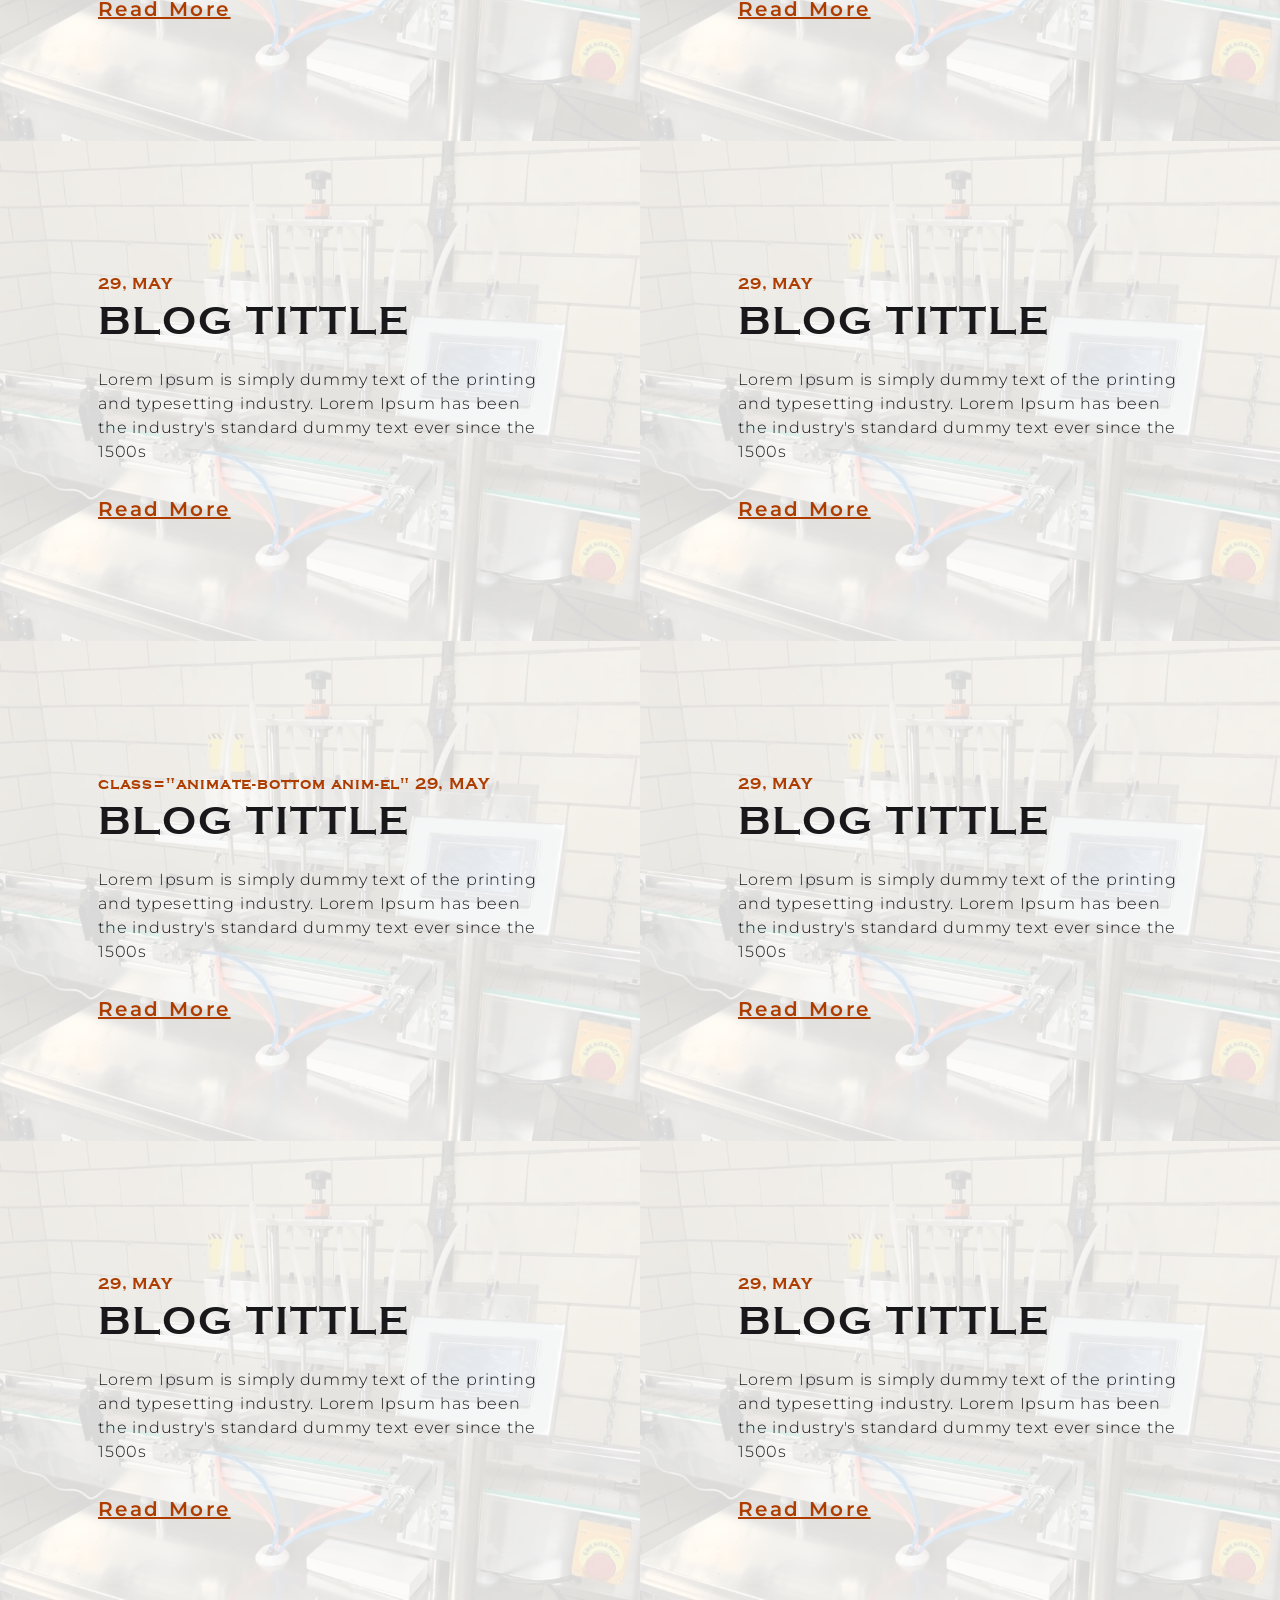
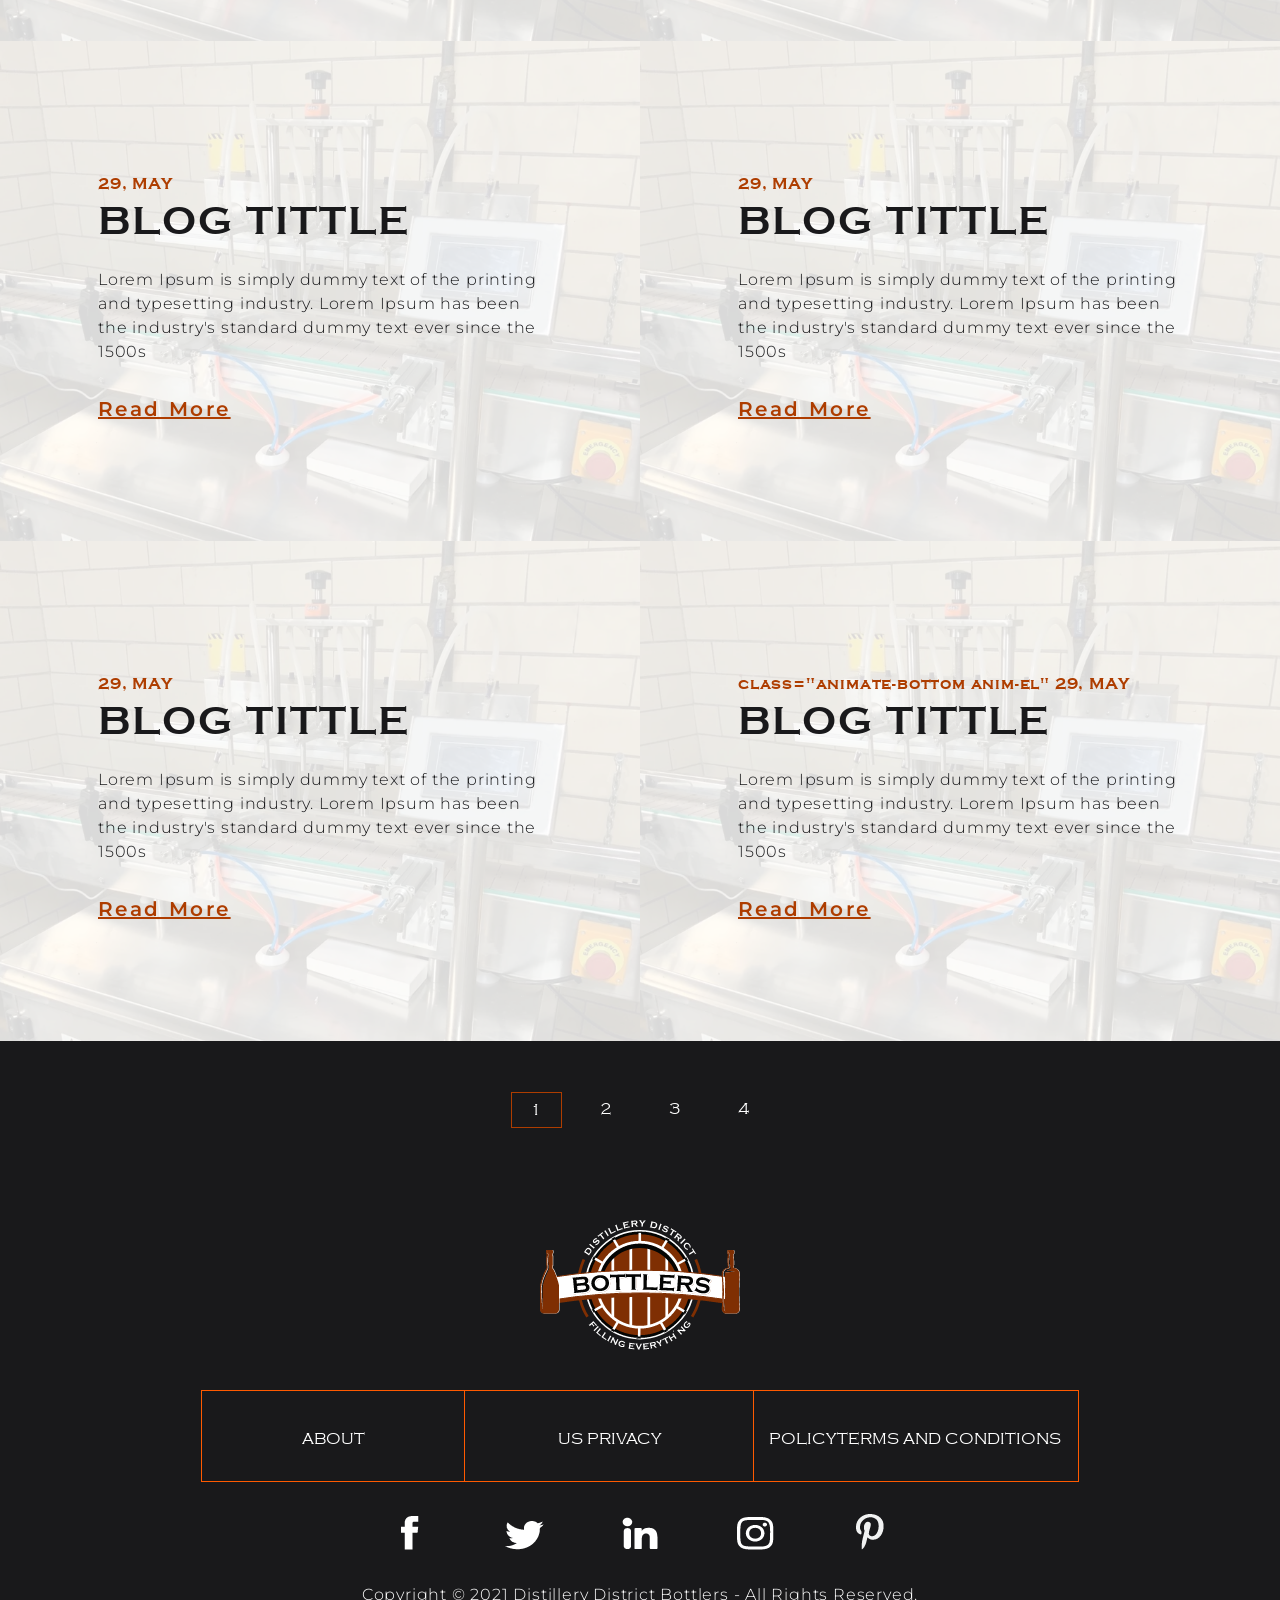
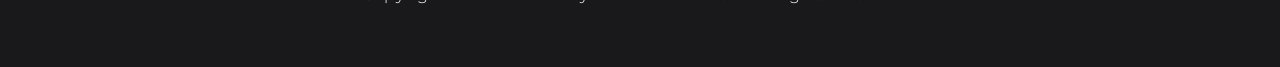
<file: blog.html>
<!DOCTYPE html>
<html lang="en">
    <head>
        <meta charset="utf-8">
        <meta name="viewport" content="width=device-width, minimum-scale=1.0, maximum-scale=1.0, initial-scale=1.0, user-scalable=no">
        <meta name="format-detection" content="telephone=no">
        <title>Bottlers | Blog</title>
        
        <link rel="icon" href="svgs/main-logo.svg" sizes="32x32" type="image/svg+xml">
        <link rel="preconnect" href="https://fonts.gstatic.com">
        <link href="https://fonts.googleapis.com/css2?family=Montserrat:wght@300;500;700&display=swap" rel="stylesheet">
        <link rel="stylesheet" href="css/slick.css">
        <link rel="stylesheet" href="css/slick-theme.css">
        <link type="text/css" rel="stylesheet" href="css/style.css">
    </head>
    <body>
        <main class="main-wrap">
            <!--  Beginning header section -->
            <header class="header-wrap">
                <div class="common-wrap clear">
                    <div class="header-top">
                        <div class="header-top-left">
                            <div class="header-top-item m-r">
                                <div class="top-item-thumb">
                                    <img src="img/clock.png" alt="clock">
                                </div>
                                <div class="top-item-content">
                                    <p>Open at : 09:00 am – 05:00 pm</p>
                                </div>
                            </div>
                            <div class="header-top-item">
                                <div class="top-item-thumb">
                                    <img src="img/mailbox-2.png" alt="mailbox-2">
                                </div>
                                <div class="top-item-content">
                                    <a href="mailto:alex@distillerydistrictbottlers.com">alex@distillerydistrictbottlers.com</a>
                                </div>
                            </div>
                        </div>
                        <div class="header-top-right flex-box">
                            <div class="header-top-item">
                                <div class="top-item-thumb">
                                    <img src="img/call-2.png" alt="call-2">
                                </div>
                                <div class="top-item-content">
                                    <a href="tel:1 859-551-0786">1 859-551-0786</a>
                            </div>
                        </div>
                    </div>
                </div>
                <div class="main-header">
                    <div class="nav-wrap desk">
                        <nav class="main-nav">
                            <ul>
                                <li><a href="index.html">Home</a></li>
                                <li><a href="#">BOTTLING</a></li>
                                <li><a href="products.html">PRODUCTS</a></li>
                            </ul>
                        </nav>
                        <div class="main-logo">
                            <a href="index.html"><img src="svgs/main-logo.svg" alt="main-logo"></a>
                        </div>
                        <div class="side-nav">
                            <div class="side-nav-inner">
                                <nav class="main-side-nav">
                                    <ul>
                                        <li><a href="blog.html">BLOGS</a></li>
                                        <li><a href="about-us.html">ABOUT US</a></li>
                                        <li><a href="contact-us.html">CONTACT US</a></li>
                                    </ul>
                                </nav>
                                <div class="cart">
                                    <a href="#"><img src="img/cart.png" alt="cart">
                                        <span>3</span>
                                    </a>
                                </div>
                            </div>
                        </div>
                    </div>
                    <div class="logo-wrap mobi">
                        <div class="phone-nav">
                            <div></div>
                        </div>
                        <div class="mobile-logo">
                            <a href="index.html"><img src="svgs/main-logo.svg" alt=""></a>
                        </div>
                        <div class="cart-counter">
                            <a href="#"><img src="img/cart.png" alt="cart">
                                <span>3</span>
                            </a>
                        </div>
                    </div>
                </div>
                </div>
            </header>
        <!-- //End header section -->

            <!-- Beginning main content section -->
            <section class="main-content-wrap">
                <!-- Beginning blog-hero section -->
                <section class="blog-hero-wrap" style="background-image: url(img/blog/blog-bg.png)">
                    <div class="common-wrap clear">
                        <div class="blog-hero-inner">
                           <p class="anim-el animate-bottom">Welcome the</p>
                           <h1 class="anim-el animate-bottom">BLOG</h1>
                        </div>
                    </div>
                </section>
                <!-- //End blog-hero section -->
                <!-- Beginning blog-tab section -->
                <section class="blog-tab-wrap">
                    <div class="common-wrap clear">
                        <div class="blog-tab-inner anim-el animate-bottom">
                            <div class="blog-tab-triger-wrap">
                                <ul>
                                    <li class="active"><a href="#tab-one">ALL</a></li>
                                    <li><a href="#tab-two">WHISKY</a></li>
                                    <li><a href="#tab-three">BOURBON</a></li>
                                    <li><a href="#tab-four">GIN</a></li>
                                    <li><a href="#tab-five">VODKA</a></li>
                                </ul>
                            </div>
                        </div>
                    </div>
                </section>
                <!-- //End blog-tab section -->
                
                <!-- Beginning blog-welcome section -->
                <section class="blog-welcome-wrap">
                    <div class="common-wrap clear">
                       <div class="blog-welcome-inner">
                           <div class="blog-welcome-item-wrap" id="tab-one">
                               <div class="blog-welcome-item" style="background-image: url(img/blog/blog-item-bg.png)">
                                   <div class="blog-welcome-item-content">
                                       <em class="animate-bottom anim-el">29, MAY</em>
                                       <h2 class="animate-bottom anim-el">BLOG TITTLE</h2>
                                       <p class="animate-bottom anim-el">Lorem Ipsum is simply dummy text of the printing and typesetting industry. Lorem Ipsum has been the industry's standard dummy text ever since the 1500s</p>
                                       <a href="blog-single.html" class="animate-bottom">Read More</a>
                                   </div>
                               </div>
                               <div class="blog-welcome-item" style="background-image: url(img/blog/blog-item-bg.png)">
                                   <div class="blog-welcome-item-content">
                                       <em class="animate-bottom anim-el" >29, MAY</em>
                                       <h2 class="animate-bottom anim-el" >BLOG TITTLE</h2>
                                       <p class="animate-bottom anim-el" >Lorem Ipsum is simply dummy text of the printing and typesetting industry. Lorem Ipsum has been the industry's standard dummy text ever since the 1500s</p>
                                       <a href="blog-single.html" class="animate-bottom anim-el" >Read More</a>
                                   </div>
                               </div>
                               <div class="blog-welcome-item" style="background-image: url(img/blog/blog-item-bg.png)">
                                   <div class="blog-welcome-item-content">
                                       <em class="animate-bottom anim-el" >29, MAY</em>
                                       <h2 class="animate-bottom anim-el" >BLOG TITTLE</h2>
                                       <p class="animate-bottom anim-el" >Lorem Ipsum is simply dummy text of the printing and typesetting industry. Lorem Ipsum has been the industry's standard dummy text ever since the 1500s</p>
                                       <a href="blog-single.html" class="animate-bottom anim-el" >Read More</a>
                                   </div>
                               </div>
                               <div class="blog-welcome-item" style="background-image: url(img/blog/blog-item-bg.png)">
                                   <div class="blog-welcome-item-content">
                                       <em class="animate-bottom anim-el" >29, MAY</em>
                                       <h2 class="animate-bottom anim-el" >BLOG TITTLE</h2>
                                       <p class="animate-bottom anim-el" >Lorem Ipsum is simply dummy text of the printing and typesetting industry. Lorem Ipsum has been the industry's standard dummy text ever since the 1500s</p>
                                       <a href="blog-single.html" class="animate-bottom anim-el" >Read More</a>
                                   </div>
                               </div>
                               <div class="blog-welcome-item" style="background-image: url(img/blog/blog-item-bg.png)">
                                   <div class="blog-welcome-item-content">
                                       <em class="animate-bottom anim-el" >29, MAY</em>
                                       <h2 class="animate-bottom anim-el" >BLOG TITTLE</h2>
                                       <p class="animate-bottom anim-el" >Lorem Ipsum is simply dummy text of the printing and typesetting industry. Lorem Ipsum has been the industry's standard dummy text ever since the 1500s</p>
                                       <a href="blog-single.html" class="animate-bottom anim-el" >Read More</a>
                                   </div>
                               </div>
                               <div class="blog-welcome-item" style="background-image: url(img/blog/blog-item-bg.png)">
                                   <div class="blog-welcome-item-content">
                                       <em class="animate-bottom anim-el" >29, MAY</em>
                                       <h2 class="animate-bottom anim-el" >BLOG TITTLE</h2>
                                       <p class="animate-bottom anim-el" >Lorem Ipsum is simply dummy text of the printing and typesetting industry. Lorem Ipsum has been the industry's standard dummy text ever since the 1500s</p>
                                       <a href="blog-single.html" class="animate-bottom anim-el" >Read More</a>
                                   </div>
                               </div>
                           </div>
                           <div class="blog-welcome-item-wrap" id="tab-two">
                               <div class="blog-welcome-item" style="background-image: url(img/blog/blog-item-bg.png)">
                                   <div class="blog-welcome-item-content">
                                       <em> class="animate-bottom anim-el" 29, MAY</em>
                                       <h2 class="animate-bottom anim-el" >BLOG TITTLE</h2>
                                       <p class="animate-bottom anim-el" >Lorem Ipsum is simply dummy text of the printing and typesetting industry. Lorem Ipsum has been the industry's standard dummy text ever since the 1500s</p>
                                       <a href="blog-single.html" class="animate-bottom anim-el" >Read More</a>
                                   </div>
                               </div>
                               <div class="blog-welcome-item" style="background-image: url(img/blog/blog-item-bg.png)">
                                   <div class="blog-welcome-item-content">
                                       <em class="animate-bottom anim-el" >29, MAY</em>
                                       <h2 class="animate-bottom anim-el" >BLOG TITTLE</h2>
                                       <p class="animate-bottom anim-el" >Lorem Ipsum is simply dummy text of the printing and typesetting industry. Lorem Ipsum has been the industry's standard dummy text ever since the 1500s</p>
                                       <a href="blog-single.html" class="animate-bottom anim-el" >Read More</a>
                                   </div>
                               </div>
                           </div>
                           <div class="blog-welcome-item-wrap" id="tab-three">                    
                               <div class="blog-welcome-item" style="background-image: url(img/blog/blog-item-bg.png)">
                                   <div class="blog-welcome-item-content">
                                       <em class="animate-bottom anim-el" >29, MAY</em>
                                       <h2 class="animate-bottom anim-el" >BLOG TITTLE</h2>
                                       <p class="animate-bottom anim-el" >Lorem Ipsum is simply dummy text of the printing and typesetting industry. Lorem Ipsum has been the industry's standard dummy text ever since the 1500s</p>
                                       <a href="blog-single.html" class="animate-bottom anim-el" >Read More</a>
                                   </div>
                               </div>
                               <div class="blog-welcome-item" style="background-image: url(img/blog/blog-item-bg.png)">
                                   <div class="blog-welcome-item-content">
                                       <em class="animate-bottom anim-el" >29, MAY</em>
                                       <h2 class="animate-bottom anim-el" >BLOG TITTLE</h2>
                                       <p class="animate-bottom anim-el" >Lorem Ipsum is simply dummy text of the printing and typesetting industry. Lorem Ipsum has been the industry's standard dummy text ever since the 1500s</p>
                                       <a href="blog-single.html" class="animate-bottom anim-el" >Read More</a>
                                   </div>
                               </div>
                           </div>
                           <div class="blog-welcome-item-wrap" id="tab-four">
                               <div class="blog-welcome-item" style="background-image: url(img/blog/blog-item-bg.png)">
                                   <div class="blog-welcome-item-content">
                                       <em class="animate-bottom anim-el" >29, MAY</em>
                                       <h2 class="animate-bottom anim-el" >BLOG TITTLE</h2>
                                       <p class="animate-bottom anim-el" >Lorem Ipsum is simply dummy text of the printing and typesetting industry. Lorem Ipsum has been the industry's standard dummy text ever since the 1500s</p>
                                       <a href="blog-single.html" class="animate-bottom anim-el" >Read More</a>
                                   </div>
                               </div>
                               <div class="blog-welcome-item" style="background-image: url(img/blog/blog-item-bg.png)">
                                   <div class="blog-welcome-item-content">
                                       <em class="animate-bottom anim-el" >29, MAY</em>
                                       <h2 class="animate-bottom anim-el" >BLOG TITTLE</h2>
                                       <p class="animate-bottom anim-el" >Lorem Ipsum is simply dummy text of the printing and typesetting industry. Lorem Ipsum has been the industry's standard dummy text ever since the 1500s</p>
                                       <a href="blog-single.html" class="animate-bottom anim-el" >Read More</a>
                                   </div>
                               </div>
                           </div>
                           <div class="blog-welcome-item-wrap" id="tab-five">                    
                               <div class="blog-welcome-item" style="background-image: url(img/blog/blog-item-bg.png)">
                                   <div class="blog-welcome-item-content">
                                       <em class="animate-bottom anim-el" >29, MAY</em>
                                       <h2 class="animate-bottom anim-el" >BLOG TITTLE</h2>
                                       <p class="animate-bottom anim-el" >Lorem Ipsum is simply dummy text of the printing and typesetting industry. Lorem Ipsum has been the industry's standard dummy text ever since the 1500s</p>
                                       <a href="blog-single.html" class="animate-bottom anim-el" >Read More</a>
                                   </div>
                               </div>
                               <div class="blog-welcome-item" style="background-image: url(img/blog/blog-item-bg.png)">
                                   <div class="blog-welcome-item-content">
                                       <em> class="animate-bottom anim-el" 29, MAY</em>
                                       <h2 class="animate-bottom anim-el" >BLOG TITTLE</h2>
                                       <p class="animate-bottom anim-el" >Lorem Ipsum is simply dummy text of the printing and typesetting industry. Lorem Ipsum has been the industry's standard dummy text ever since the 1500s</p>
                                       <a href="blog-single.html" class="animate-bottom anim-el" >Read More</a>
                                   </div>
                               </div>
                           </div>
                       </div>
                    </div>
                </section>
                <!-- //End blog-welcome section -->
                
                <!-- products-page-counter-wrap beginning -->
                <section class="products-page-counter-wrap">
                    <div class="common-wrap clear">
                        <div class="products-page-counter-inner animate-bottom anim-el">
                            <ul>
                                <li class="active"><a href="#">1</a></li>
                                <li><a href="#">2</a></li>
                                <li><a href="#">3</a></li>
                                <li><a href="#">4</a></li>
                            </ul>
                        </div>
                    </div>
                </section>
                <!-- products-page-counter-wrap end -->

            </section>
            <!-- //End main content section -->

            <!-- Beginning footer section -->
            <footer class="footer-wrap">
                <div class="common-wrap clear">
                    <div class="footer-inner">
                        <div class="footer-logo anim-el animate-bottom">
                            <a href="index.html"><img src="img/footer-logo.png" alt="footer-logo"></a>
                        </div>
                        <div class="footer-nav anim-el animate-bottom">
                            <ul>
                                <li><a href="about-us.html">About</a></li>
                                <li><a href="privacy.html">us Privacy</a></li>
                                <li><a href="terms-condition.html">PolicyTerms and Conditions</a></li>
                            </ul>
                        </div>
                        <div class="footer-social anim-el animate-bottom">
                            <a href="#" class="icon-fb"><img src="img/facebook.png" alt="facebook"></a>
                            <a href="#"><img src="img/twitter.png" alt="twitter"></a>
                            <a href="#"><img src="img/linked-in.png" alt="linked-in"></a>
                            <a href="#"><img src="img/instagram.png" alt="instagram"></a>
                            <a href="#" class="icon-pt"><img src="img/pinter.png" alt="pinter"></a>
                        </div>
                        <div class="copyright anim-el animate-bottom">
                            <p>Copyright © 2021 Distillery District Bottlers - All Rights Reserved.</p>
                        </div>
                    </div>
                </div>
            </footer>
            <!-- //End main footer section -->
        </main>
        
        <script type="text/javascript" src="js/jquery-3.5.1.min.js"></script>
        <script type="text/javascript" src="js/jquery.selectric.js"></script>
        <script type="text/javascript" src="js/slick.min.js"></script>
        <script type="text/javascript" src="js/headroom.js"></script>
        <script type="text/javascript" src="js/common-scripts.js" defer></script>
    </body>

</html>
</file>
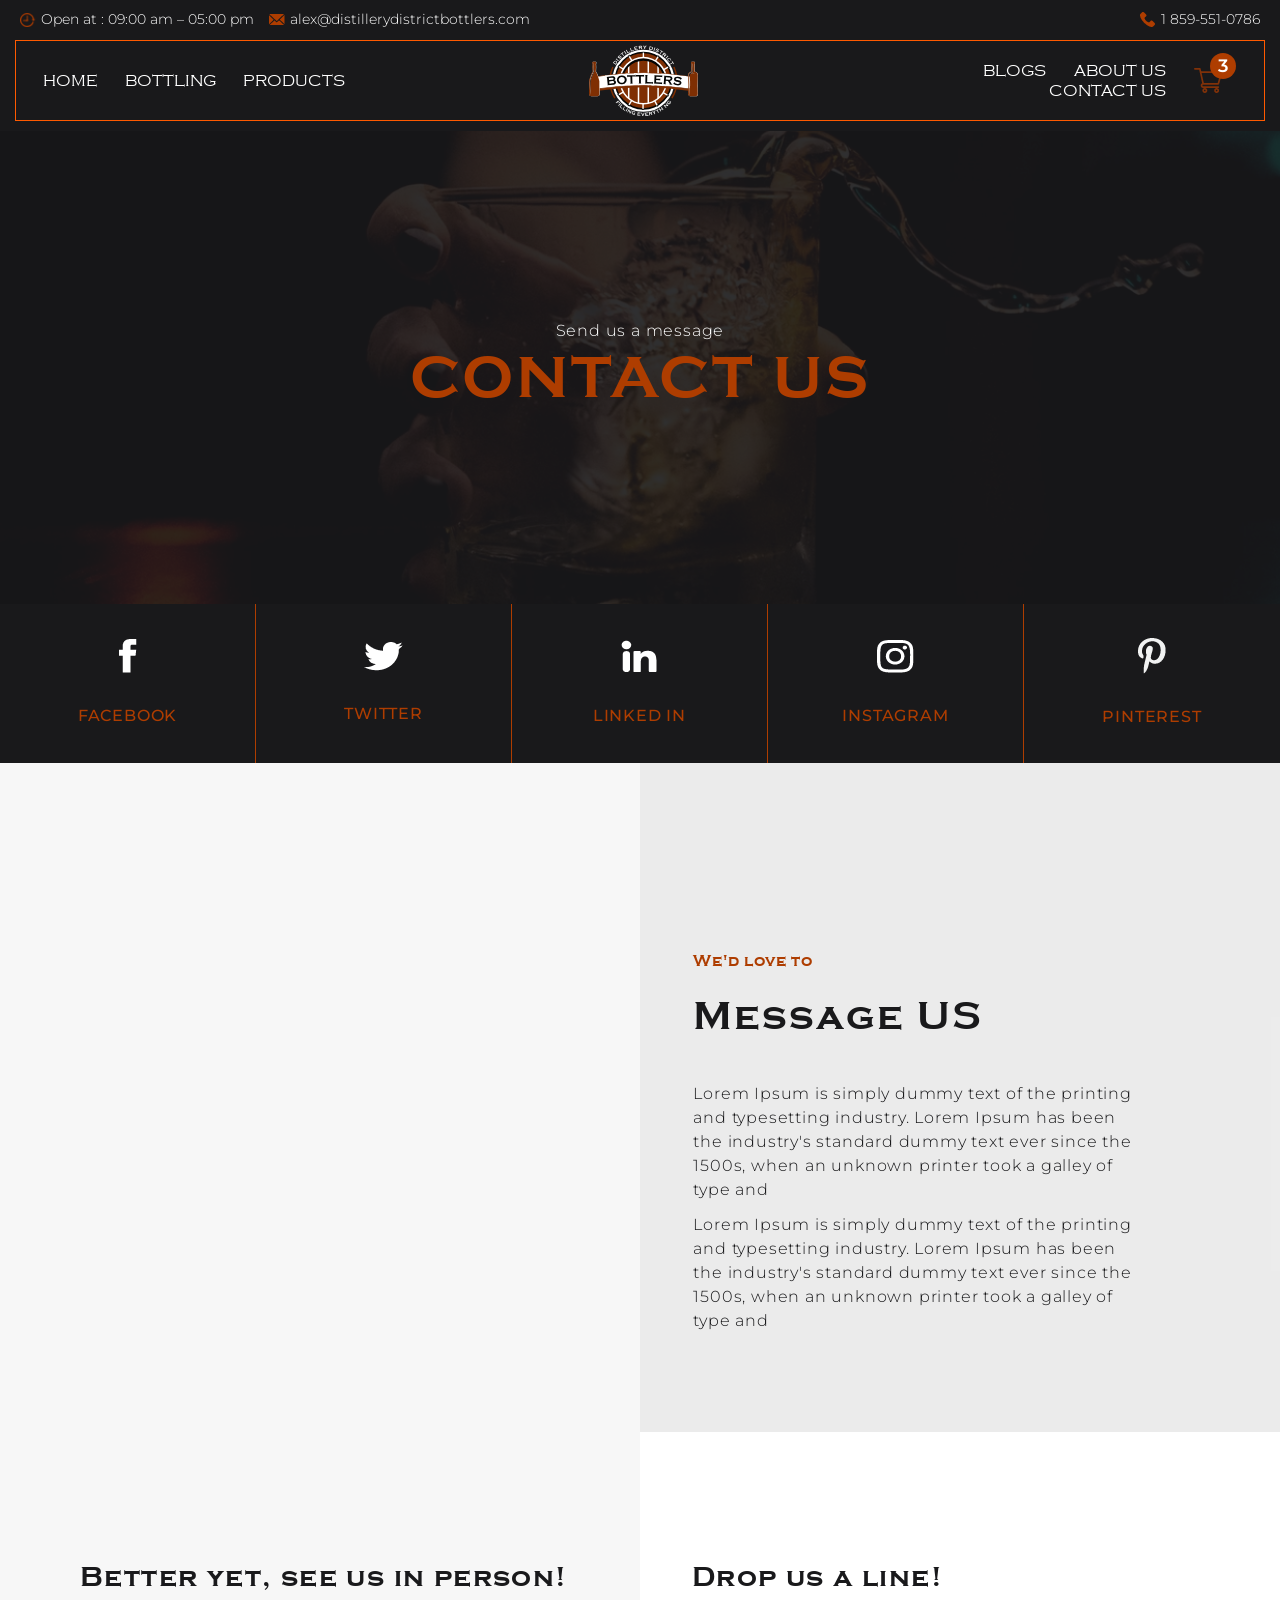
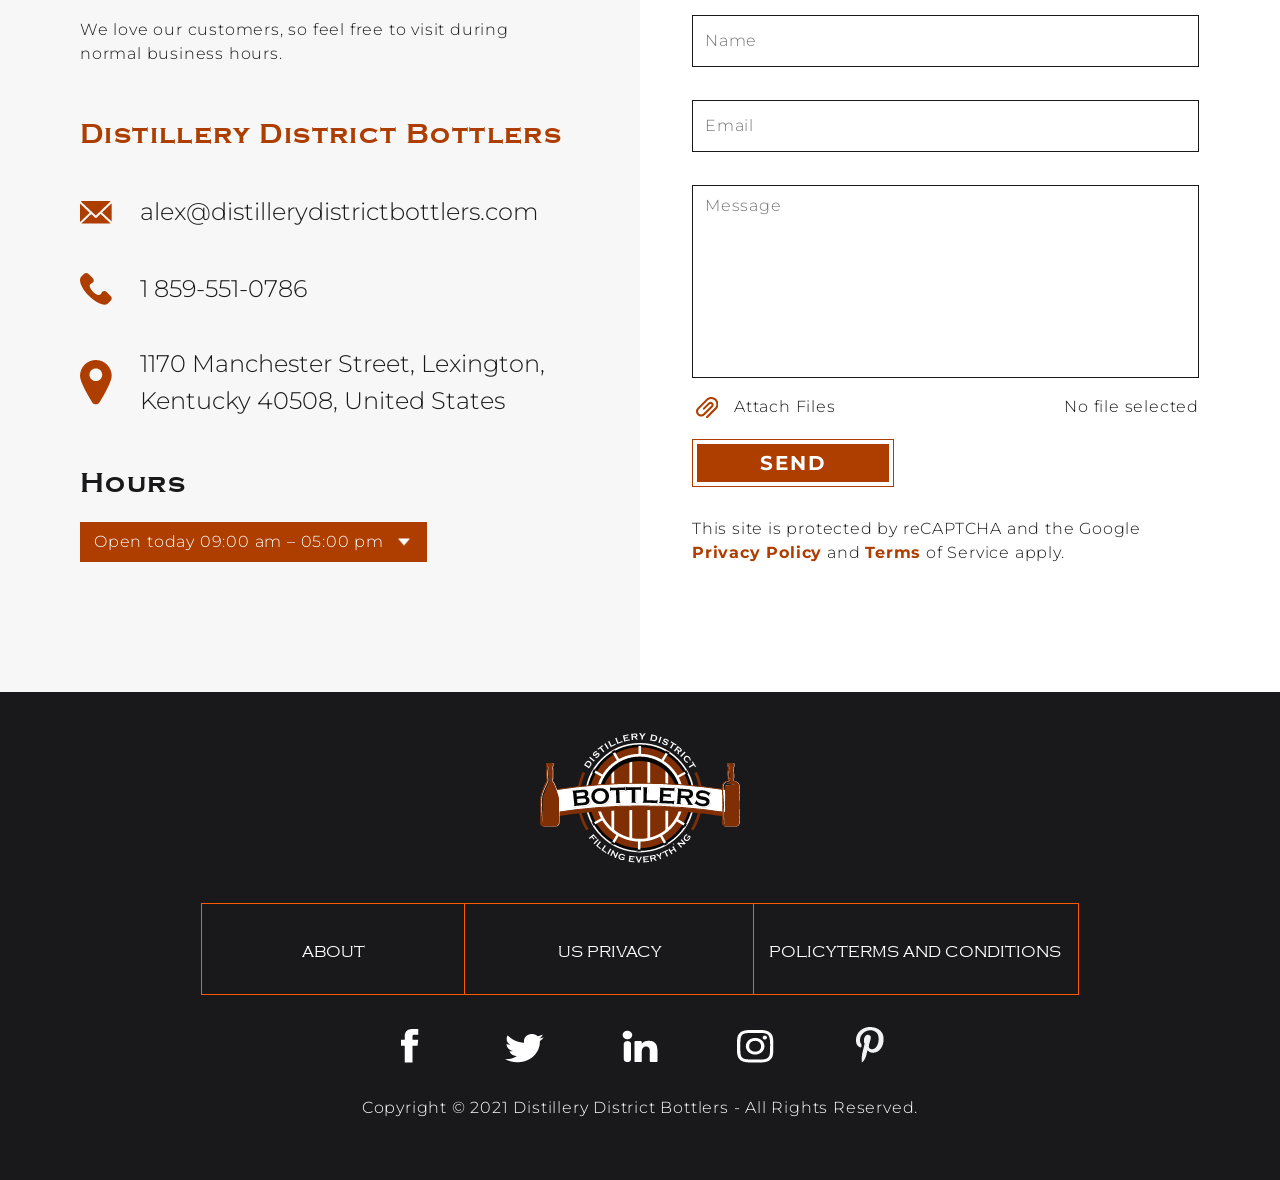
<file: contact-us.html>
<!DOCTYPE html>
<html lang="en">

<head>
    <meta charset="utf-8">
    <meta name="viewport" content="width=device-width, minimum-scale=1.0, maximum-scale=1.0, initial-scale=1.0, user-scalable=no">
    <meta name="format-detection" content="telephone=no">
    <title>Bottlers | Contact-us</title>

    <link rel="icon" href="svgs/main-logo.svg" sizes="32x32" type="image/svg+xml">
    <link rel="preconnect" href="https://fonts.gstatic.com">
    <link href="https://fonts.googleapis.com/css2?family=Montserrat:wght@300;500;700&display=swap" rel="stylesheet">
    <link rel="stylesheet" href="css/slick.css">
    <link rel="stylesheet" href="css/slick-theme.css">
    <link rel="stylesheet" href="css/selectric.css">
    <link type="text/css" rel="stylesheet" href="css/style.css">

</head>

<body>
    <main class="main-wrap">
        <!--  Beginning header section -->
        <header class="header-wrap">
            <div class="common-wrap clear">
                <div class="header-top">
                    <div class="header-top-left">
                        <div class="header-top-item m-r">
                            <div class="top-item-thumb">
                                <img src="img/clock.png" alt="clock">
                            </div>
                            <div class="top-item-content">
                                <p>Open at : 09:00 am – 05:00 pm</p>
                            </div>
                        </div>
                        <div class="header-top-item">
                            <div class="top-item-thumb">
                                <img src="img/mailbox-2.png" alt="mailbox-2">
                            </div>
                            <div class="top-item-content">
                                <a href="mailto:alex@distillerydistrictbottlers.com">alex@distillerydistrictbottlers.com</a>
                            </div>
                        </div>
                    </div>
                    <div class="header-top-right flex-box">
                        <div class="header-top-item">
                            <div class="top-item-thumb">
                                <img src="img/call-2.png" alt="call-2">
                            </div>
                            <div class="top-item-content">
                                <a href="tel:1 859-551-0786">1 859-551-0786</a>
                            </div>
                        </div>
                    </div>
                </div>
                <div class="main-header">
                    <div class="nav-wrap desk">
                        <nav class="main-nav">
                            <ul>
                                <li><a href="index.html">Home</a></li>
                                <li><a href="#">BOTTLING</a></li>
                                <li><a href="products.html">PRODUCTS</a></li>
                            </ul>
                        </nav>
                        <div class="main-logo">
                            <a href="index.html"><img src="svgs/main-logo.svg" alt="main-logo"></a>
                        </div>
                        <div class="side-nav">
                            <div class="side-nav-inner">
                                <nav class="main-side-nav">
                                    <ul>
                                        <li><a href="blog.html">BLOGS</a></li>
                                        <li><a href="about-us.html">ABOUT US</a></li>
                                        <li><a href="contact-us.html">CONTACT US</a></li>
                                    </ul>
                                </nav>
                                <div class="cart">
                                    <a href="#">
                                        <img src="img/cart.png" alt="cart">
                                        <span>3</span>
                                    </a>
                                </div>
                            </div>
                        </div>
                    </div>
                    <div class="logo-wrap mobi">
                        <div class="phone-nav">
                            <div></div>
                        </div>
                        <div class="mobile-logo">
                            <a href="index.html"><img src="svgs/main-logo.svg" alt=""></a>
                        </div>
                        <div class="cart-counter">
                            <a href="#">
                                <img src="img/cart.png" alt="cart">
                                <span>3</span>
                            </a>
                        </div>
                    </div>
                </div>
            </div>
        </header>
        <!-- //End header section -->

        <!-- Beginning main content section -->
        <section class="main-content-wrap contact-us">

            <!-- hero section beginning -->
            <section class="hero-wrap" style="background-image: url(img/products/hero-bg.jpg);">
                <div class="common-wrap clear">
                    <div class="hero-inner">
                        <div class="hero-content">
                            <p class="anim-el animate-bottom">Send us a message</p>
                            <h1 class="anim-el animate-bottom">CONTACT US</h1>
                        </div>
                    </div>
                </div>
            </section>
            <!-- hero section end -->

            <!-- contact-social-link-wrap beginning -->
            <section class="contact-social-link-wrap">
                <div class="common-wrap clear">
                    <div class="contact-us-link-inner">
                        <div class="contact-us-link-item-wrap">
                            <div class="contact-us-link-item">
                                <div class="contact-us-link-item-inner anim-el animate-bottom">
                                    <div class="contact-us-link-item-thumb">
                                        <a href="#"><img src="img/facebook.png" alt="facebook"></a>
                                    </div>
                                    <div class="contact-us-link-item-content">
                                        <p>FACEBOOK</p>
                                    </div>
                                </div>
                            </div>
                            <div class="contact-us-link-item">
                                <div class="contact-us-link-item-inner anim-el animate-bottom">
                                    <div class="contact-us-link-item-thumb">
                                        <a href="#"><img src="img/twitter.png" alt="twitter"></a>
                                    </div>
                                    <div class="contact-us-link-item-content">
                                        <p>TWITTER</p>
                                    </div>
                                </div>
                            </div>
                            <div class="contact-us-link-item">
                                <div class="contact-us-link-item-inner anim-el animate-bottom">
                                    <div class="contact-us-link-item-thumb">
                                        <a href="#"><img src="img/linked-in.png" alt="linked-in"></a>
                                    </div>
                                    <div class="contact-us-link-item-content">
                                        <p>LINKED IN</p>
                                    </div>
                                </div>
                            </div>
                            <div class="contact-us-link-item">
                                <div class="contact-us-link-item-inner anim-el animate-bottom">
                                    <div class="contact-us-link-item-thumb">
                                        <a href="#"><img src="img/instagram.png" alt="instagram"></a>
                                    </div>
                                    <div class="contact-us-link-item-content">
                                        <p>INSTAGRAM</p>
                                    </div>
                                </div>
                            </div>
                            <div class="contact-us-link-item">
                                <div class="contact-us-link-item-inner anim-el animate-bottom">
                                    <div class="contact-us-link-item-thumb">
                                        <a href="#"><img src="img/pinter.png" alt="pinter"></a>
                                    </div>
                                    <div class="contact-us-link-item-content">
                                        <p>PINTEREST</p>
                                    </div>
                                </div>
                            </div>
                        </div>
                    </div>
                </div>
            </section>
            <!-- contact-social-link-wrap end -->

            <!-- Map section beginnign -->
            <section class="map-wrap">
                <div class="map-inner">
                    <aside class="map">
                        <iframe src="https://www.google.com/maps/embed?pb=!1m18!1m12!1m3!1d3141.6363631896343!2d-84.51990178467426!3d38.05555857970931!2m3!1f0!2f0!3f0!3m2!1i1024!2i768!4f13.1!3m3!1m2!1s0x8842448393b49105%3A0x1318ea884e0edcc1!2s1170%20Manchester%20St%2C%20Lexington%2C%20KY%2040508%2C%20USA!5e0!3m2!1sen!2sro!4v1622539547894!5m2!1sen!2sro" width="100%" height="669" style="border:0;" allowfullscreen="" loading="lazy"></iframe>
                    </aside>
                    <aside class="map-content-wrap">
                        <div class="map-content">
                            <span class="anim-el animate-right">We'd love to</span>
                            <h2 class="anim-el animate-right">Message US</h2>
                            <p class="anim-el animate-right">Lorem Ipsum is simply dummy text of the printing and typesetting industry. Lorem Ipsum has been the industry's standard dummy text ever since the 1500s, when an unknown printer took a galley of type and</p>
                            <p class="anim-el animate-right">Lorem Ipsum is simply dummy text of the printing and typesetting industry. Lorem Ipsum has been the industry's standard dummy text ever since the 1500s, when an unknown printer took a galley of type and</p>
                        </div>
                    </aside>
                </div>
            </section>
            <!-- Map section end -->

            <!-- newslatter section beginning -->
            <section class="newslatter-wrap">
                <div class="newslatter-overlay">
                    <div class="newslatter-overlay-left"></div>
                    <div class="newslatter-overlay-right"></div>
                </div>
                <div class="common-wrap clear">
                    <div class="main-newslatter">
                        <div class="newslatter-contact">
                            <div class="newslatter-top-content">
                                <h3 class="anim-el animate-bottom">Better yet, see us in person!</h3>
                                <p class="anim-el animate-bottom">We love our customers, so feel free to visit during normal business hours.</p>
                            </div>
                            <div class="newslatter-main-contact">
                                <h3 class="anim-el animate-bottom">Distillery District Bottlers</h3>
                                <div class="main-contact-item-wrap">
                                    <div class="main-contact-item anim-el animate-bottom">
                                        <div class="main-content-item-thumb">
                                            <img src="img/mailbox.png" alt="mailbox">
                                        </div>
                                        <div class="main-content-item-content">
                                            <a href="mailto:alex@distillerydistrictbottlers.com">alex@distillerydistrictbottlers.com</a>
                                        </div>
                                    </div>
                                    <div class="main-contact-item anim-el animate-bottom">
                                        <div class="main-content-item-thumb">
                                            <img src="img/call.png" alt="call">
                                        </div>
                                        <div class="main-content-item-content">
                                            <a href="tel:1 859-551-0786">1 859-551-0786</a>
                                        </div>
                                    </div>
                                    <div class="main-contact-item anim-el animate-bottom">
                                        <div class="main-content-item-thumb">
                                            <img src="img/location.png" alt="location">
                                        </div>
                                        <div class="main-content-item-content">
                                            <address>1170 Manchester Street, Lexington, Kentucky 40508, United States</address>
                                        </div>
                                    </div>
                                </div>
                            </div>
                            <div class="newslatter-schedule anim-el animate-bottom">
                                <h3 class="anim-el animate-bottom">Hours</h3>
                                <div class="selectric-wrap">
                                    <select name="" id="" class=" styled-select">
                                        <option value="">Open today 09:00 am – 05:00 pm</option>
                                        <option value="">Open today 09:00 am – 05:00 pm</option>
                                        <option value="">Open today 09:00 am – 05:00 pm</option>
                                        <option value="">Open today 09:00 am – 05:00 pm</option>
                                    </select>
                                </div>
                            </div>
                        </div>
                        <div class="newslatter-form-wrap">
                            <div class="newslatter-form">
                                <h3 class="animate-bottom anim-el">Drop us a line!</h3>
                                <form action="#" method="post">
                                    <div class="input-row anim-el animate-bottom">
                                        <input type="text" placeholder="Name">
                                    </div>
                                    <div class="input-row anim-el animate-bottom">
                                        <input type="email" placeholder="Email">
                                    </div>
                                    <div class="input-row comment anim-el animate-bottom">
                                        <textarea placeholder="Message"></textarea>
                                    </div>
                                    <div class="input-row file anim-el animate-bottom">
                                        <label class="uploadBtnWrap" for="thefile">
                                            <input type="file" id="thefile" onchange="alertFilename()" />
                                            <span class="file-btn">Attach Files</span>
                                            <span id="fileName">No file selected</span>
                                        </label>
                                    </div>
                                    <div class="input-row submit anim-el animate-bottom">
                                        <div class="submit-btn">
                                            <input type="submit" value="SEND">
                                        </div>
                                    </div>
                                    <div class="input-row text">
                                        <p class="anim-el animate-bottom">This site is protected by reCAPTCHA and the Google <a href="privacy.html">Privacy Policy</a> and <a href="terms-condition.html">Terms</a> of Service apply.</p>
                                    </div>
                                </form>
                            </div>
                        </div>
                    </div>
                </div>
            </section>
            <!-- newslatter section end -->

        </section>
        <!-- //End main content section -->

        <!-- Beginning footer section -->
        <footer class="footer-wrap">
            <div class="common-wrap clear">
                <div class="footer-inner">
                    <div class="footer-logo anim-el animate-bottom">
                        <a href="index.html"><img src="img/footer-logo.png" alt="footer-logo"></a>
                    </div>
                    <div class="footer-nav anim-el animate-bottom">
                        <ul>
                            <li><a href="about-us.html">About</a></li>
                            <li><a href="privacy.html">us Privacy</a></li>
                            <li><a href="terms-condition.html">PolicyTerms and Conditions</a></li>
                        </ul>
                    </div>
                    <div class="footer-social anim-el animate-bottom">
                        <a href="#" class="icon-fb"><img src="img/facebook.png" alt="facebook"></a>
                        <a href="#"><img src="img/twitter.png" alt="twitter"></a>
                        <a href="#"><img src="img/linked-in.png" alt="linked-in"></a>
                        <a href="#"><img src="img/instagram.png" alt="instagram"></a>
                        <a href="#" class="icon-pt"><img src="img/pinter.png" alt="pinter"></a>
                    </div>
                    <div class="copyright anim-el animate-bottom">
                        <p>Copyright © 2021 Distillery District Bottlers - All Rights Reserved.</p>
                    </div>
                </div>
            </div>
        </footer>
        <!-- //End main footer section -->
    </main>

    <script type="text/javascript" src="js/jquery-3.5.1.min.js"></script>
    <script type="text/javascript" src="js/jquery.selectric.js"></script>
    <script type="text/javascript" src="js/slick.min.js"></script>
    <script type="text/javascript" src="js/headroom.js"></script>
    <script type="text/javascript" src="js/common-scripts.js" defer></script>
</body>

</html>
</file>
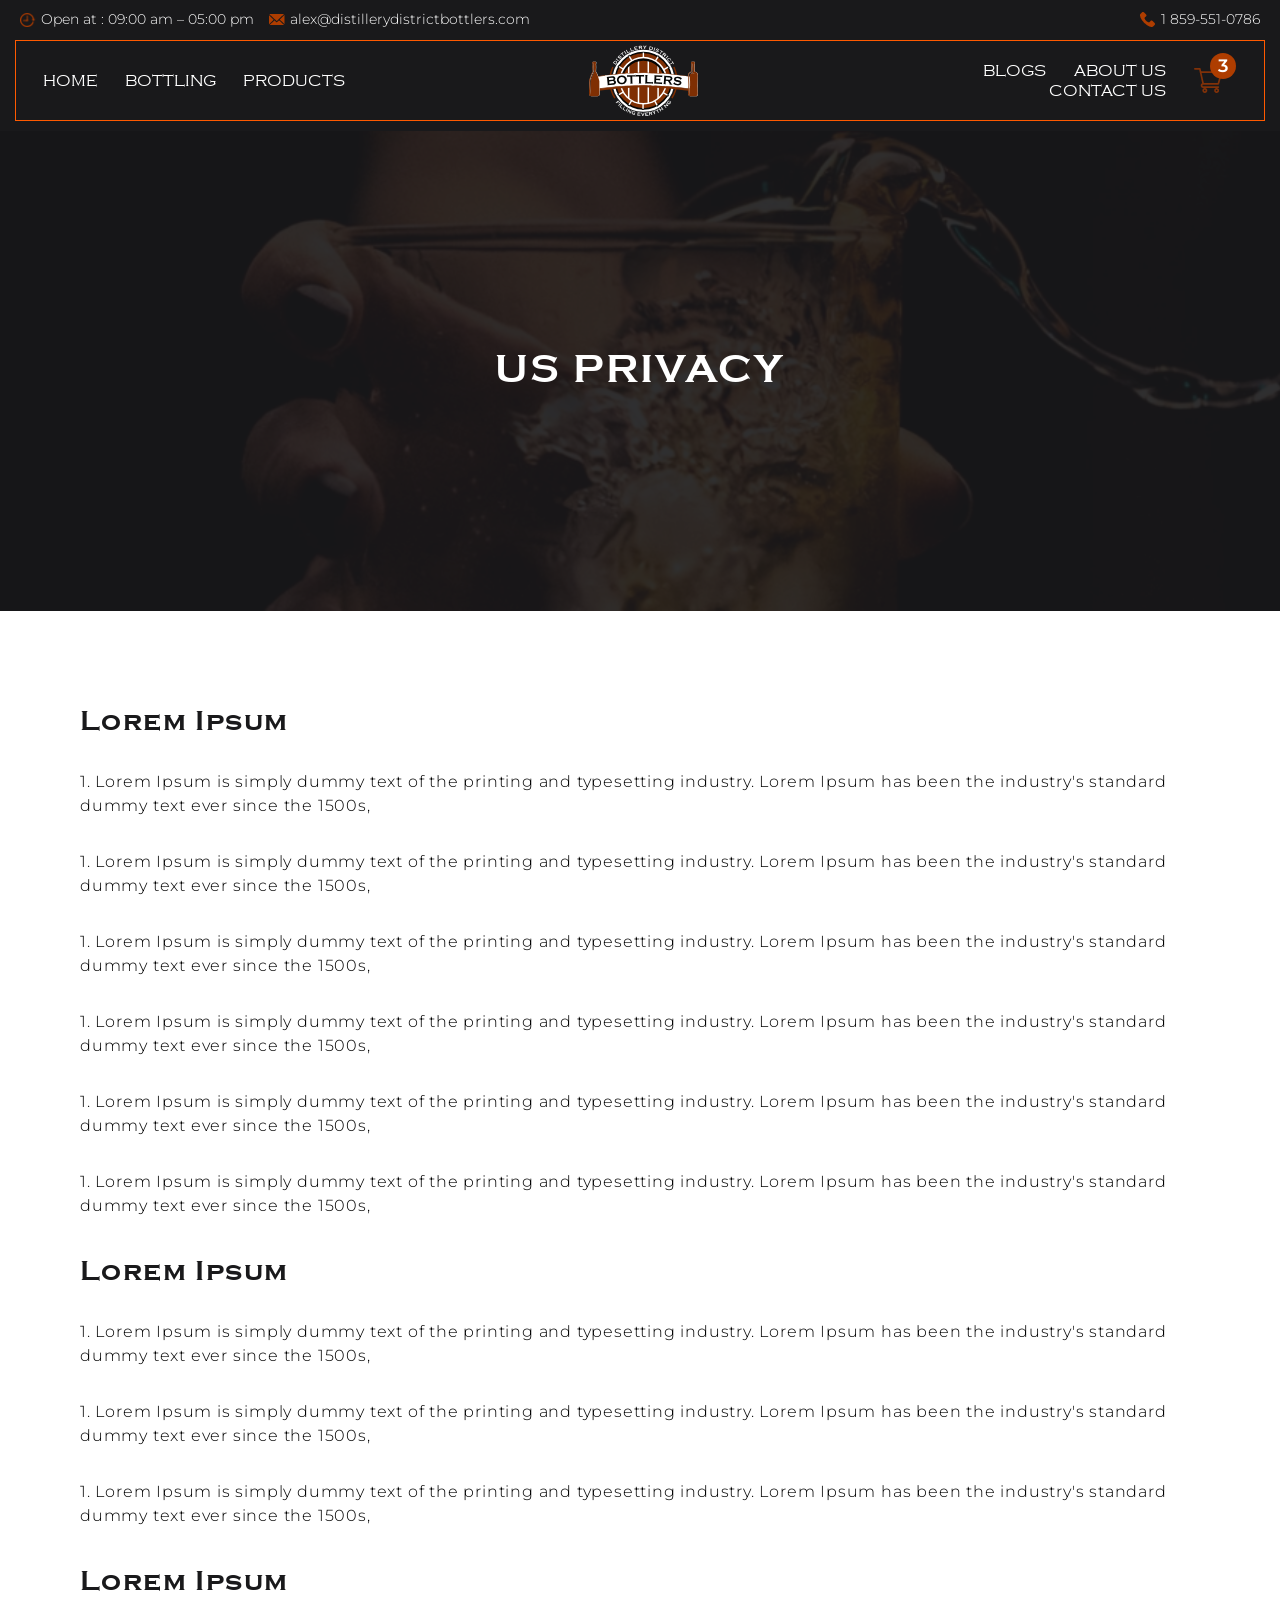
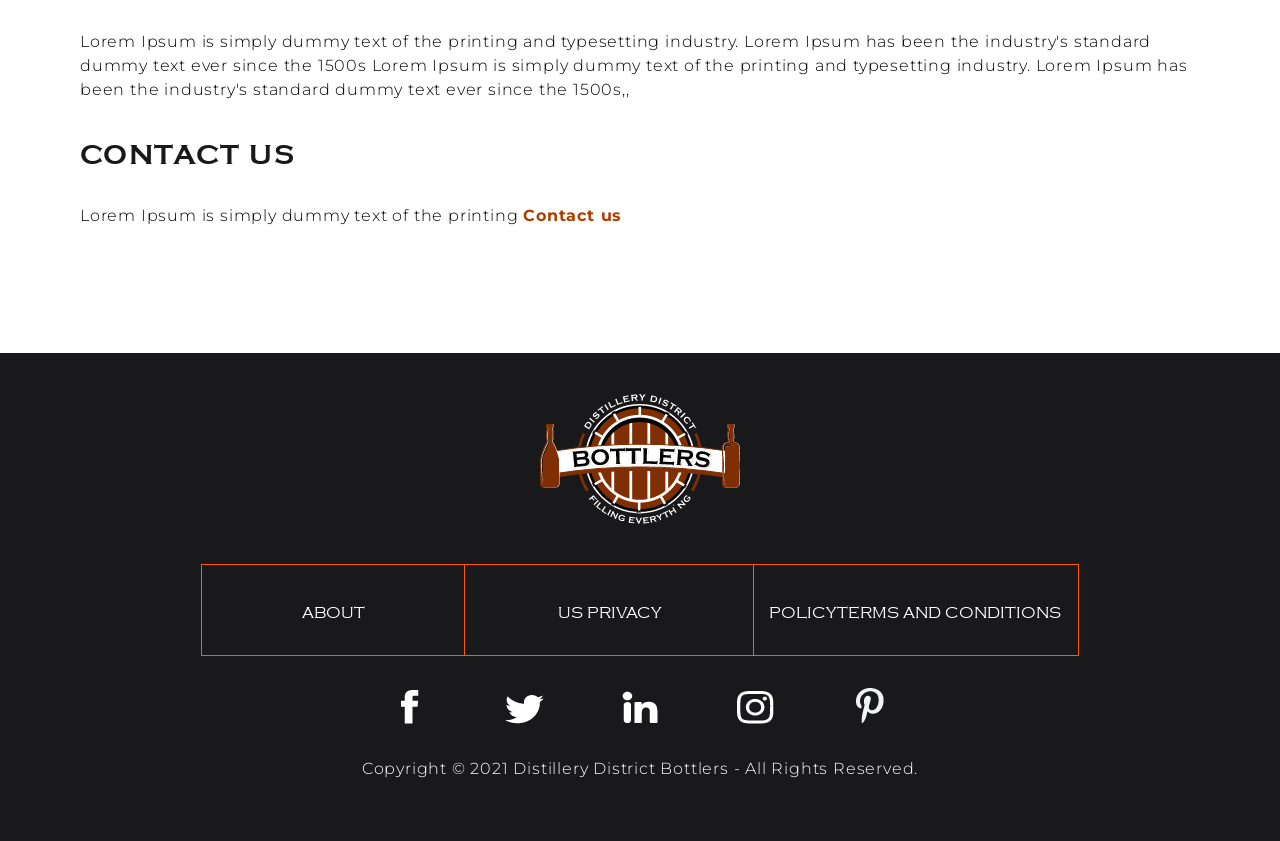
<file: privacy.html>
<!DOCTYPE html>
<html lang="en">

    <head>
        <meta charset="utf-8">
        <meta name="viewport" content="width=device-width, minimum-scale=1.0, maximum-scale=1.0, initial-scale=1.0, user-scalable=no">
        <meta name="format-detection" content="telephone=no">
        <title>Bottlers | Privacy</title>

        <link rel="icon" href="svgs/main-logo.svg" sizes="32x32" type="image/svg+xml">
        <link rel="preconnect" href="https://fonts.gstatic.com">
        <link href="https://fonts.googleapis.com/css2?family=Montserrat:wght@300;500;700&display=swap" rel="stylesheet">
        <link rel="stylesheet" href="css/slick-theme.css">
        <link rel="stylesheet" href="css/slick.css">
        <link rel="stylesheet" href="css/selectric.css">
        <link type="text/css" rel="stylesheet" href="css/style.css">
    </head>

    <body>
        <main class="main-wrap">
            <!--  Beginning header section -->
            <header class="header-wrap">
                <div class="common-wrap clear">
                    <div class="header-top">
                        <div class="header-top-left">
                            <div class="header-top-item m-r">
                                <div class="top-item-thumb">
                                    <img src="img/clock.png" alt="clock">
                                </div>
                                <div class="top-item-content">
                                    <p>Open at : 09:00 am – 05:00 pm</p>
                                </div>
                            </div>
                            <div class="header-top-item">
                                <div class="top-item-thumb">
                                    <img src="img/mailbox-2.png" alt="mailbox-2">
                                </div>
                                <div class="top-item-content">
                                    <a href="mailto:alex@distillerydistrictbottlers.com">alex@distillerydistrictbottlers.com</a>
                                </div>
                            </div>
                        </div>
                        <div class="header-top-right flex-box">
                            <div class="header-top-item">
                                <div class="top-item-thumb">
                                    <img src="img/call-2.png" alt="call-2">
                                </div>
                                <div class="top-item-content">
                                    <a href="tel:1 859-551-0786">1 859-551-0786</a>
                            </div>
                        </div>
                    </div>
                </div>
                <div class="main-header">
                    <div class="nav-wrap desk">
                        <nav class="main-nav">
                            <ul>
                                <li><a href="index.html">Home</a></li>
                                <li><a href="#">BOTTLING</a></li>
                                <li><a href="products.html">PRODUCTS</a></li>
                            </ul>
                        </nav>
                        <div class="main-logo">
                            <a href="index.html"><img src="svgs/main-logo.svg" alt="main-logo"></a>
                        </div>
                        <div class="side-nav">
                            <div class="side-nav-inner">
                                <nav class="main-side-nav">
                                    <ul>
                                        <li><a href="blog.html">BLOGS</a></li>
                                        <li><a href="about-us.html">ABOUT US</a></li>
                                        <li><a href="contact-us.html">CONTACT US</a></li>
                                    </ul>
                                </nav>
                                <div class="cart">
                                    <a href="#">
                                        <img src="img/cart.png" alt="cart">
                                        <span>3</span>
                                    </a>
                                </div>
                            </div>
                        </div>
                    </div>
                    <div class="logo-wrap mobi">
                        <div class="phone-nav">
                            <div></div>
                        </div>
                        <div class="mobile-logo">
                            <a href="index.html"><img src="svgs/main-logo.svg" alt=""></a>
                        </div>
                        <div class="cart-counter">
                            <a href="#">
                                <img src="img/cart.png" alt="cart">
                                <span>3</span>
                            </a>
                        </div>
                    </div>
                </div>
                </div>
            </header>
        <!-- //End header section -->

        <!-- Beginning main content section -->
        <section class="main-content-wrap privacy">

            <!-- hero section beginning -->
            <section class="hero-wrap" style="background-image: url(img/tearms&conditions/Mask\ Group\ 8.jpg);">
                <div class="common-wrap clear">
                    <div class="hero-inner">
                        <div class="hero-content">
                            <h1 class="anim-el animate-bottom">US PRIVACY</h1>
                        </div>
                    </div>
                </div>
            </section>
            <!-- hero section end -->

            <!-- tm-con-content section beginning -->
            <section class="tm-con-content-wrap">
                <div class="common-wrap clear">
                    <div class="tm-con-content-inner">
                        <div class="tm-con-content-item">
                            <h3 class="anim-el animate-bottom">Lorem Ipsum</h3>
                            <p class="anim-el animate-bottom">1. Lorem Ipsum is simply dummy text of the printing and typesetting industry. Lorem Ipsum has been the industry's standard dummy text ever since the 1500s,</p>
                            <p class="anim-el animate-bottom">1. Lorem Ipsum is simply dummy text of the printing and typesetting industry. Lorem Ipsum has been the industry's standard dummy text ever since the 1500s,</p>
                            <p class="anim-el animate-bottom">1. Lorem Ipsum is simply dummy text of the printing and typesetting industry. Lorem Ipsum has been the industry's standard dummy text ever since the 1500s,</p>
                            <p class="anim-el animate-bottom">1. Lorem Ipsum is simply dummy text of the printing and typesetting industry. Lorem Ipsum has been the industry's standard dummy text ever since the 1500s,</p>
                            <p class="anim-el animate-bottom">1. Lorem Ipsum is simply dummy text of the printing and typesetting industry. Lorem Ipsum has been the industry's standard dummy text ever since the 1500s,</p>
                            <p class="anim-el animate-bottom">1. Lorem Ipsum is simply dummy text of the printing and typesetting industry. Lorem Ipsum has been the industry's standard dummy text ever since the 1500s,</p>
                        </div>
                        <div class="tm-con-content-item pb-11">
                            <h3 class="anim-el animate-bottom">Lorem Ipsum</h3>
                            <p class="anim-el animate-bottom">1. Lorem Ipsum is simply dummy text of the printing and typesetting industry. Lorem Ipsum has been the industry's standard dummy text ever since the 1500s,</p>
                            <p class="anim-el animate-bottom">1. Lorem Ipsum is simply dummy text of the printing and typesetting industry. Lorem Ipsum has been the industry's standard dummy text ever since the 1500s,</p>
                            <p class="anim-el animate-bottom">1. Lorem Ipsum is simply dummy text of the printing and typesetting industry. Lorem Ipsum has been the industry's standard dummy text ever since the 1500s,</p>
                        </div>
                        <div class="tm-con-content-item">
                            <h3 class="anim-el animate-bottom">Lorem Ipsum</h3>
                            <p class="anim-el animate-bottom">Lorem Ipsum is simply dummy text of the printing and typesetting industry. Lorem Ipsum has been the industry's standard dummy text ever since the 1500s Lorem Ipsum is simply dummy text of the printing and typesetting industry. Lorem Ipsum has been the industry's standard dummy text ever since the 1500s,,</p>
                        </div>
                        <div class="tm-con-content-item">
                            <h3 class="anim-el animate-bottom">CONTACT US</h3>
                            <p class="anim-el animate-bottom">Lorem Ipsum is simply dummy text of the printing <a href="contact-us.html">Contact us</a></p>
                        </div>
                    </div>
                </div>
            </section>
            <!-- tm-con-content section end -->
        </section>
        <!-- //End main content section -->

            <!-- Beginning footer section -->
            <footer class="footer-wrap">
                <div class="common-wrap clear">
                    <div class="footer-inner">
                        <div class="footer-logo anim-el animate-bottom">
                            <a href="index.html"><img src="img/footer-logo.png" alt="footer-logo"></a>
                        </div>
                        <div class="footer-nav anim-el animate-bottom">
                            <ul>
                                <li><a href="about-us.html">About</a></li>
                                <li><a href="privacy.html">us Privacy</a></li>
                                <li><a href="terms-condition.html">PolicyTerms and Conditions</a></li>
                            </ul>
                        </div>
                        <div class="footer-social anim-el animate-bottom">
                            <a href="#" class="icon-fb"><img src="img/facebook.png" alt="facebook"></a>
                            <a href="#"><img src="img/twitter.png" alt="twitter"></a>
                            <a href="#"><img src="img/linked-in.png" alt="linked-in"></a>
                            <a href="#"><img src="img/instagram.png" alt="instagram"></a>
                            <a href="#" class="icon-pt"><img src="img/pinter.png" alt="pinter"></a>
                        </div>
                        <div class="copyright anim-el animate-bottom">
                            <p>Copyright © 2021 Distillery District Bottlers - All Rights Reserved.</p>
                        </div>
                    </div>
                </div>
            </footer>
            <!-- //End main footer section -->
            
        </main>

        <script type="text/javascript" src="js/jquery-3.5.1.min.js"></script>
        <script type="text/javascript" src="js/jquery.selectric.js"></script>
        <script type="text/javascript" src="js/slick.min.js"></script>
        <script type="text/javascript" src="js/headroom.js"></script>
        <script type="text/javascript" src="js/common-scripts.js" defer></script>
        
    </body>

</html>
</file>
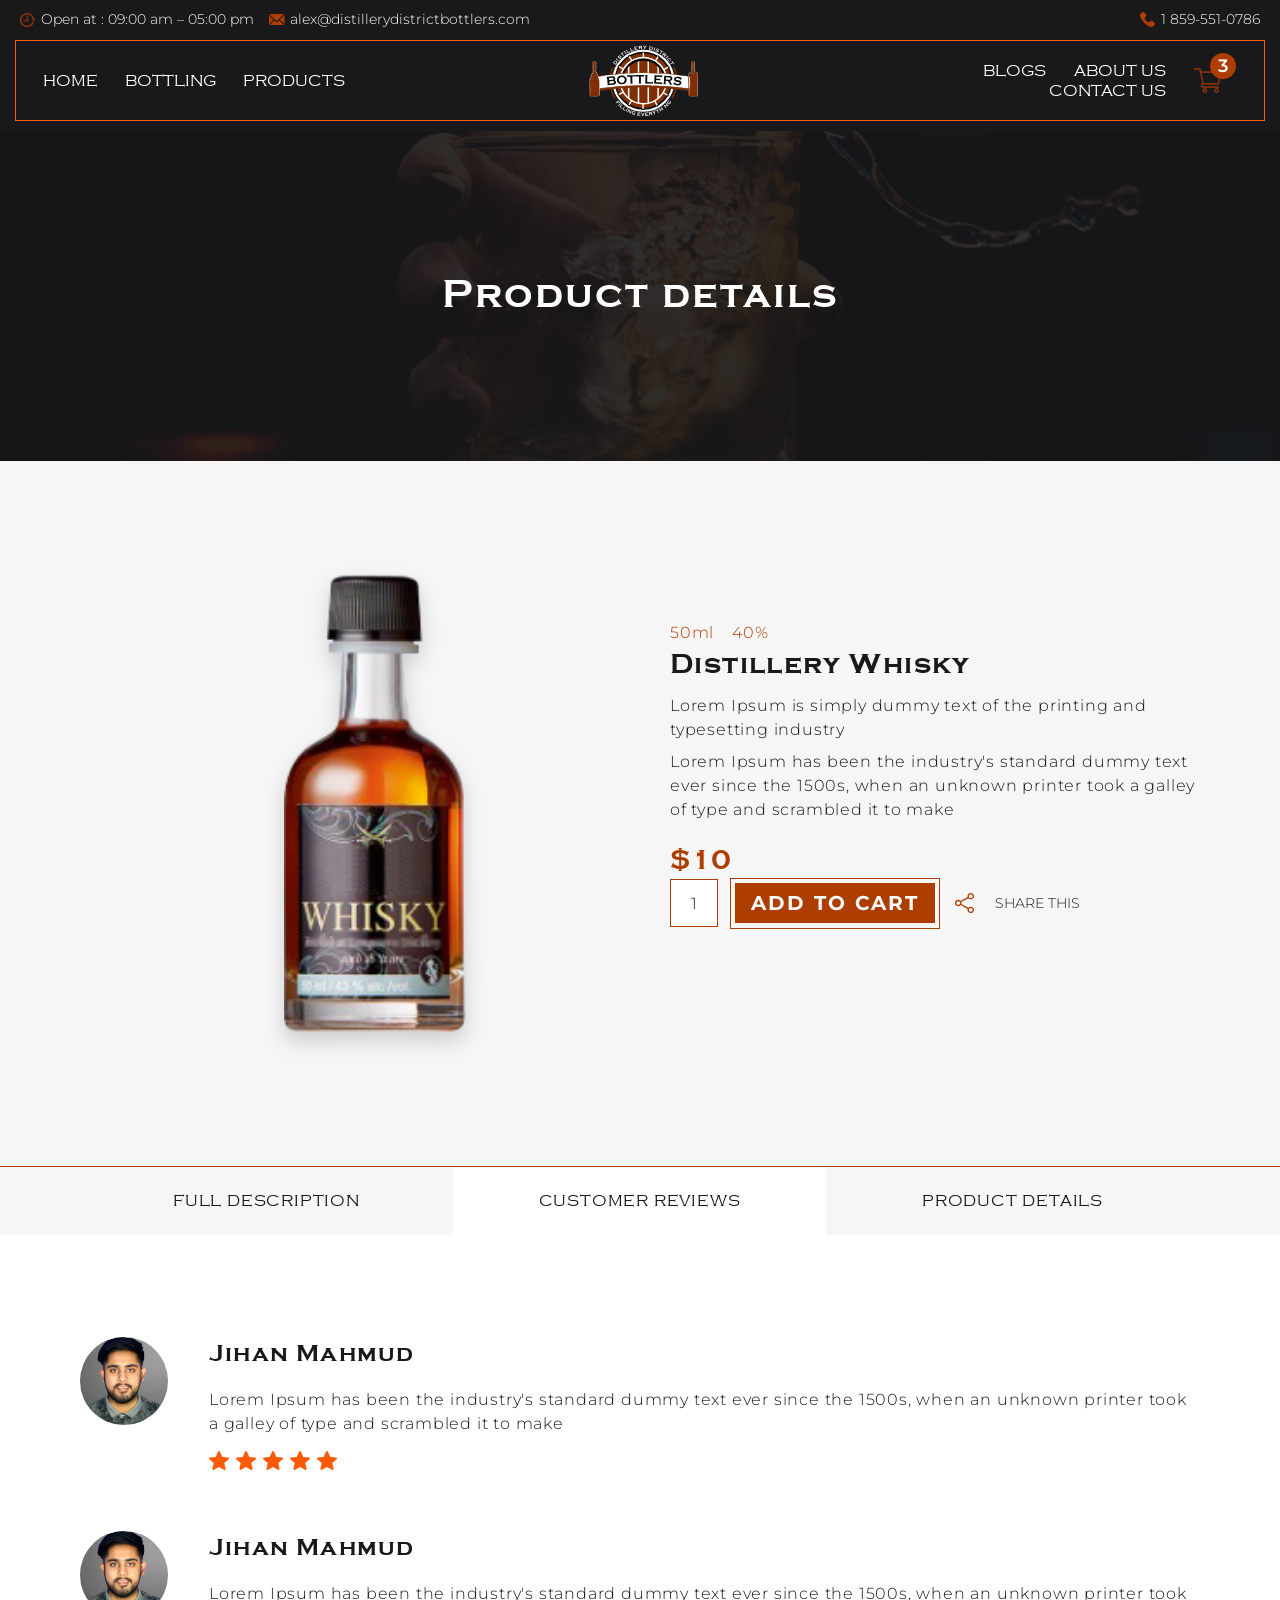
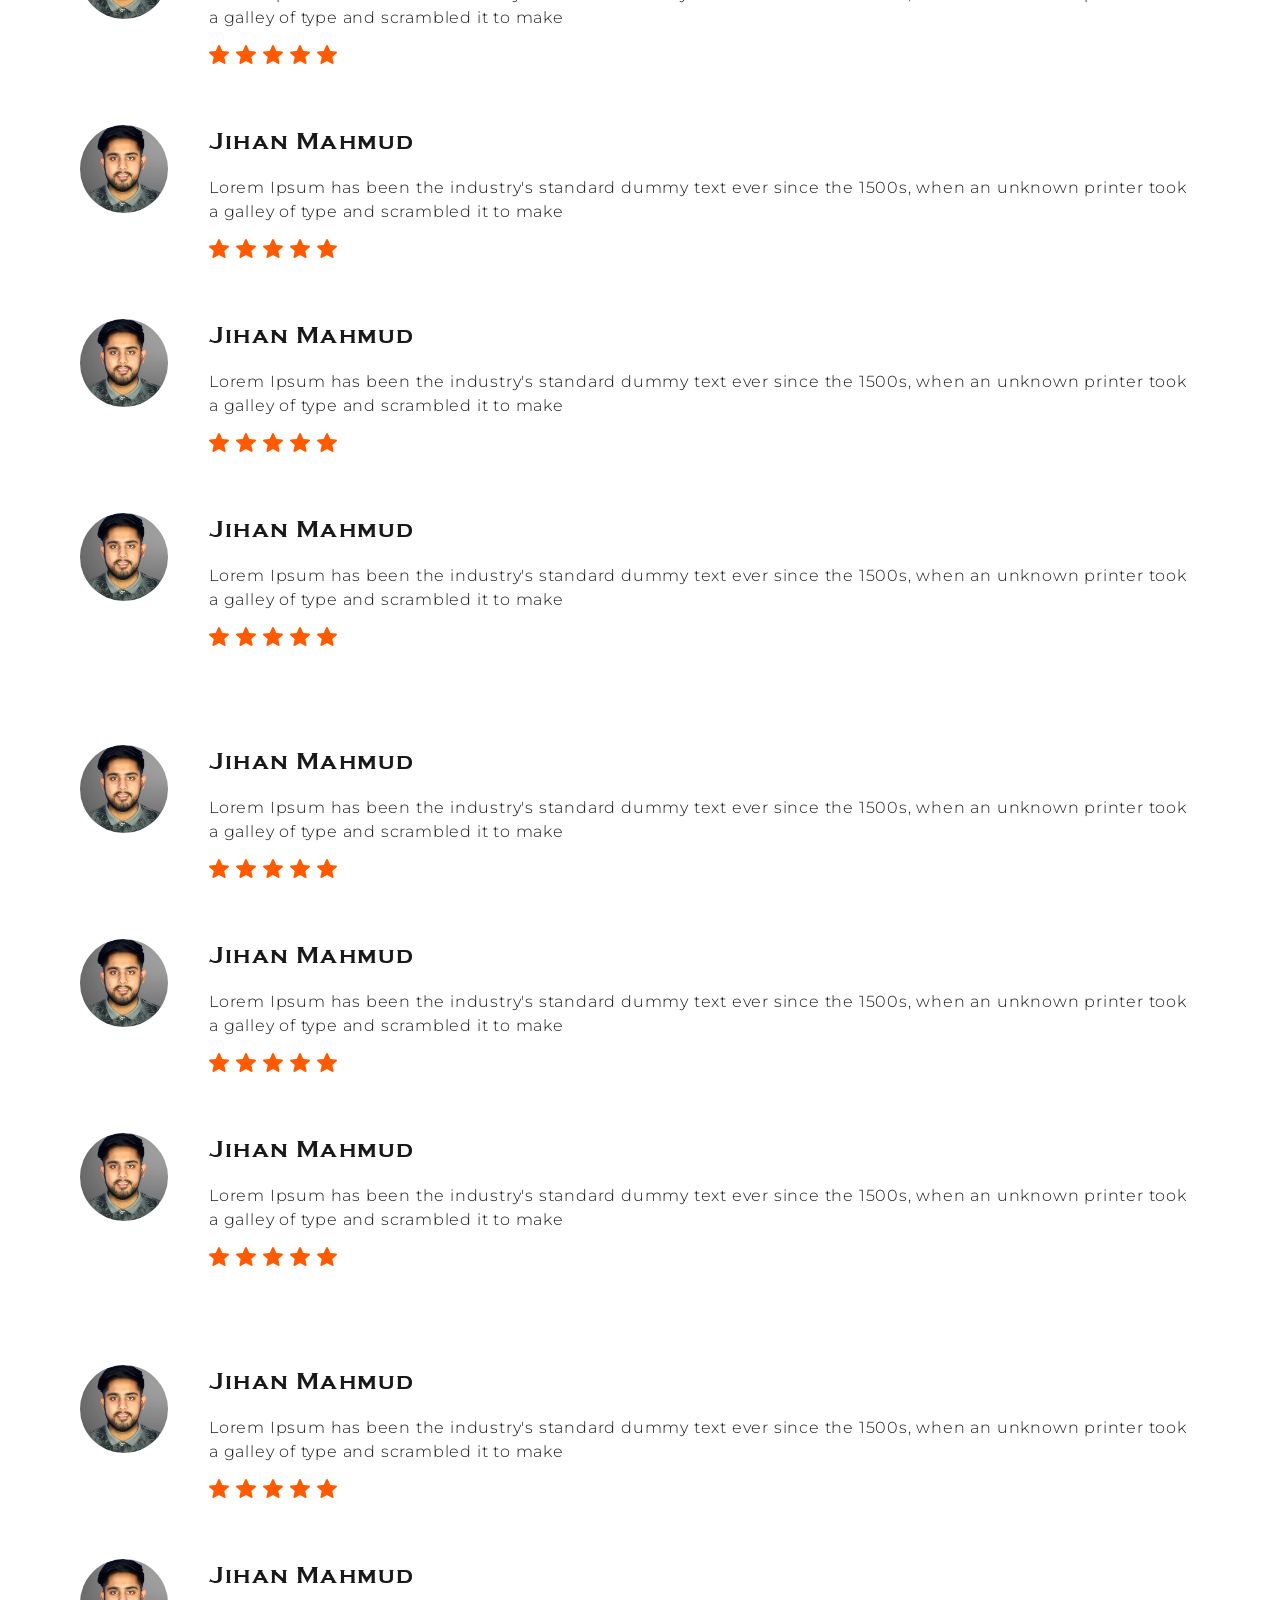
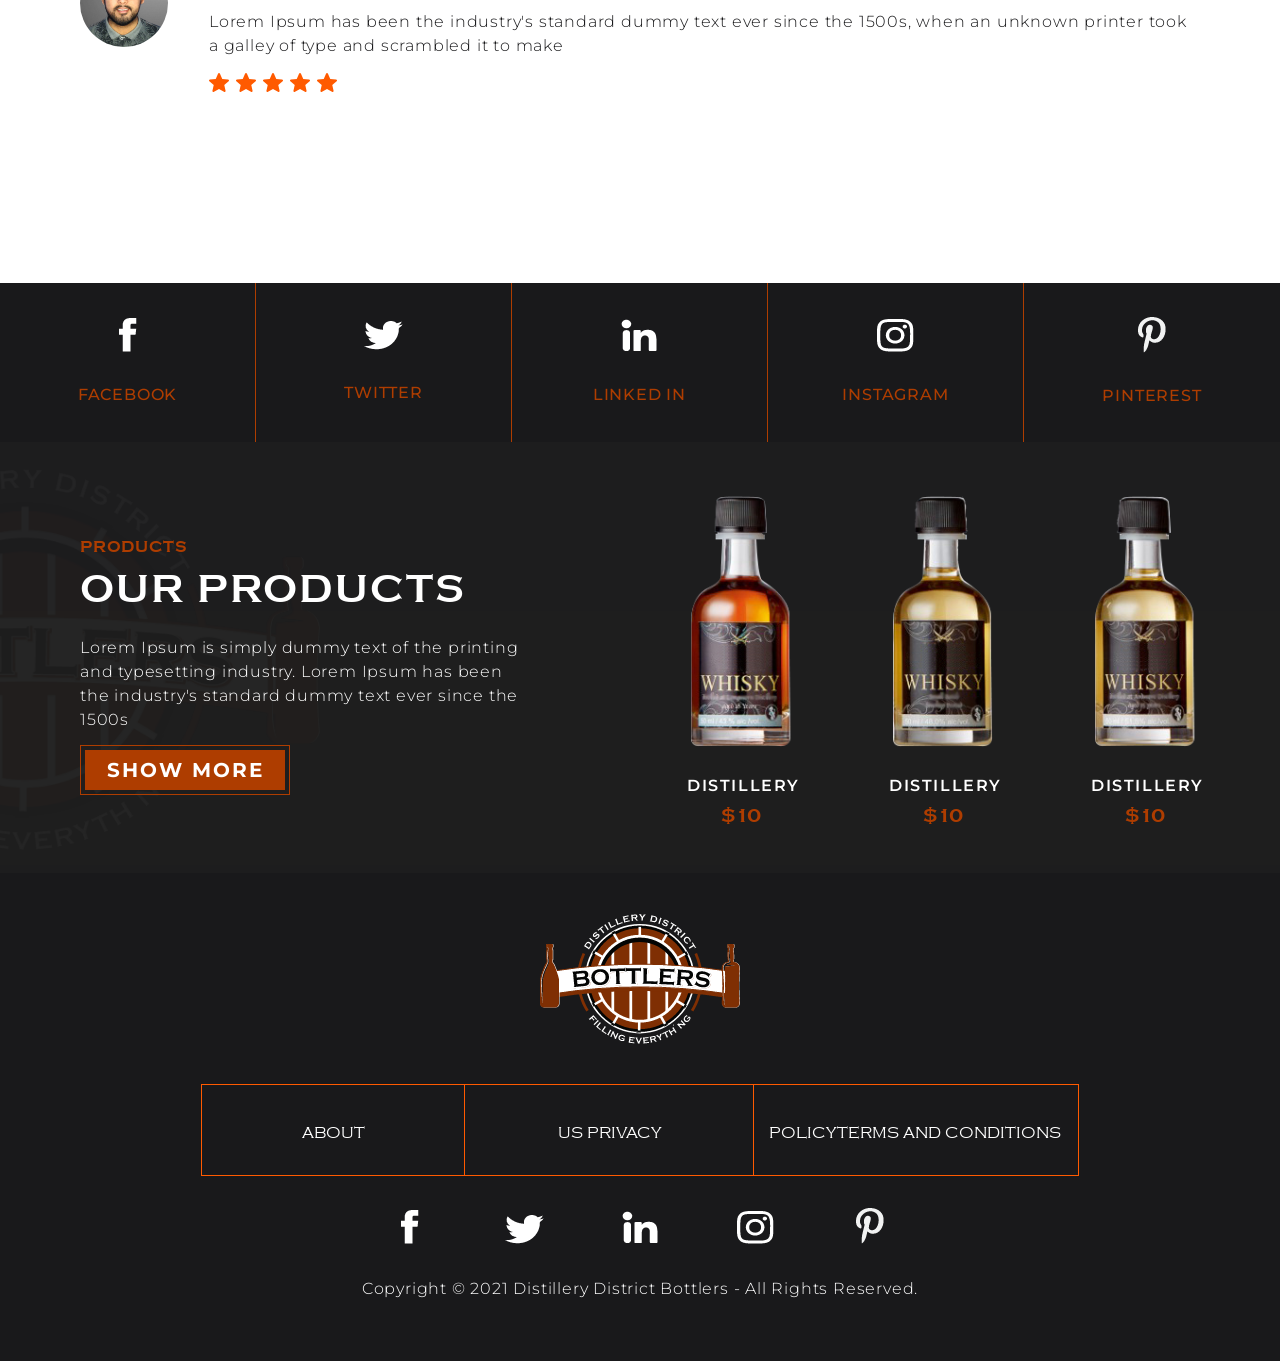
<file: product-single.html>
<!DOCTYPE html>
<html lang="en">

<head>
    <meta charset="utf-8">
    <meta name="viewport" content="width=device-width, minimum-scale=1.0, maximum-scale=1.0, initial-scale=1.0, user-scalable=no">
    <meta name="format-detection" content="telephone=no">
    <title>Bottlers | Product Single</title>
    
    <link rel="icon" href="svgs/main-logo.svg" sizes="32x32" type="image/svg+xml">
    <link rel="preconnect" href="https://fonts.gstatic.com">
    <link href="https://fonts.googleapis.com/css2?family=Montserrat:wght@300;500;700&display=swap" rel="stylesheet">
    <link rel="stylesheet" href="css/slick-theme.css">
    <link rel="stylesheet" href="css/slick.css">
    <link type="text/css" rel="stylesheet" href="css/style.css">
</head>

<body>
    <main class="main-wrap">
        <!--  Beginning header section -->
        <header class="header-wrap">
            <div class="common-wrap clear">
                <div class="header-top">
                    <div class="header-top-left">
                        <div class="header-top-item m-r">
                            <div class="top-item-thumb">
                                <img src="img/clock.png" alt="clock">
                            </div>
                            <div class="top-item-content">
                                <p>Open at : 09:00 am – 05:00 pm</p>
                            </div>
                        </div>
                        <div class="header-top-item">
                            <div class="top-item-thumb">
                                <img src="img/mailbox-2.png" alt="mailbox-2">
                            </div>
                            <div class="top-item-content">
                                <a href="mailto:alex@distillerydistrictbottlers.com">alex@distillerydistrictbottlers.com</a>
                            </div>
                        </div>
                    </div>
                    <div class="header-top-right flex-box">
                        <div class="header-top-item">
                            <div class="top-item-thumb">
                                <img src="img/call-2.png" alt="call-2">
                            </div>
                            <div class="top-item-content">
                                <a href="tel:1 859-551-0786">1 859-551-0786</a>
                            </div>
                        </div>
                    </div>
                </div>
                <div class="main-header">
                    <div class="nav-wrap desk">
                        <nav class="main-nav">
                            <ul>
                                <li><a href="index.html">Home</a></li>
                                <li><a href="#">BOTTLING</a></li>
                                <li><a href="products.html">PRODUCTS</a></li>
                            </ul>
                        </nav>
                        <div class="main-logo">
                            <a href="index.html"><img src="svgs/main-logo.svg" alt="main-logo"></a>
                        </div>
                        <div class="side-nav">
                            <div class="side-nav-inner">
                                <nav class="main-side-nav">
                                    <ul>
                                        <li><a href="blog.html">BLOGS</a></li>
                                        <li><a href="about-us.html">ABOUT US</a></li>
                                        <li><a href="contact-us.html">CONTACT US</a></li>
                                    </ul>
                                </nav>
                                <div class="cart">
                                    <a href="#">
                                        <img src="img/cart.png" alt="cart">
                                        <span>3</span>
                                    </a>
                                </div>
                            </div>
                        </div>
                    </div>
                    <div class="logo-wrap mobi">
                        <div class="phone-nav">
                            <div></div>
                        </div>
                        <div class="mobile-logo">
                            <a href="index.html"><img src="svgs/main-logo.svg" alt=""></a>
                        </div>
                        <div class="cart-counter">
                            <a href="#">
                                <img src="img/cart.png" alt="cart">
                                <span>3</span>
                            </a>
                        </div>
                    </div>
                </div>
            </div>
        </header>
        <!-- //End header section -->

        <!-- Beginning main content section -->
        <section class="main-content-wrap product-details">
            <!-- hero section beginning -->
            <section class="hero-wrap" style="background-image: url(img/products/hero-bg.jpg);">
                <div class="common-wrap clear">
                    <div class="hero-inner">
                        <div class="hero-content">
                            <h1 class="anim-el animate-bottom">Product details</h1>
                        </div>
                    </div>
                </div>
            </section>
            <!-- hero section end -->

            <!-- Beginning whisky section -->
            <section class="whisky-wrap">
                <div class="common-wrap clear">
                    <div class="whisky-inner">
                        <div class="whisky-thumb anim-el animate-left">
                            <figure>
                                <img src="img/product-single/whisky-thumb.png" alt="thumb">
                            </figure>
                        </div>
                        <div class="whisky-content">
                            <span class="anim-el animate-right">50ml <em>40%</em></span>
                            <h3 class="anim-el animate-right">Distillery Whisky</h3>
                            <p class="anim-el animate-right">Lorem Ipsum is simply dummy text of the printing and typesetting industry</p>
                            <p class="anim-el animate-right">Lorem Ipsum has been the industry's standard dummy text ever since the 1500s, when an unknown printer took a galley of type and scrambled it to make</p>
                            <div class="whisky-cart anim-el animate-right">
                                <h3>$10</h3>
                                <div class="whisky-item">
                                    <span>1</span>
                                </div>
                                <div class="whisky-add-cart">
                                    <a href="#" class="btn medium">ADD TO CART</a>
                                </div>
                                <div class="whisky-share">
                                    <a href="#"><img src="svgs/product-single/share-icon.svg" alt="share">SHARE THIS</a>
                                </div>

                            </div>
                        </div>
                    </div>
                </div>
            </section>
            <!-- //End whisky section -->

            <!-- Beginning single-tab section -->
            <section class="single-tab-wrap ">
                <div class="common-wrap clear">
                    <div class="single-tab-inner animate-bottom anim-el">
                        <ul>
                            <li><a href="#tab-one">FULL DESCRIPTION</a></li>
                            <li class="active"><a href="#tab-two">CUSTOMER REVIEWS</a></li>
                            <li><a href="#tab-three">PRODUCT DETAILS</a></li>
                        </ul>
                    </div>
                </div>
            </section>
            <!-- //End single-tab section -->

            <!-- Beginning single section -->
            <section class="single-wrap">
                <div class="common-wrap clear">
                    <div class="single-inner">
                        <div class="single-item-wrap" id="tab-one">
                            <div class="comments-item">
                                <div class="comments-item-thumb animate-bottom anim-el">
                                    <figure>
                                        <img src="img/blog-tittle/comments-img.png" alt="thumb">
                                    </figure>
                                </div>
                                <div class="comments-item-content">
                                    <h5 class="animate-bottom anim-el">Jihan Mahmud</h5>
                                    <p class="animate-bottom anim-el">Lorem Ipsum has been the industry's standard dummy text ever since the 1500s, when an unknown printer took a galley of type and scrambled it to make</p>
                                    <a href="#" class="animate-bottom anim-el"><img src="svgs/blog-tittle/star-icon.svg" alt="icon"></a>
                                </div>
                            </div>
                            <div class="comments-item">
                                <div class="comments-item-thumb animate-bottom anim-el">
                                    <figure>
                                        <img src="img/blog-tittle/comments-img.png" alt="thumb">
                                    </figure>
                                </div>
                                <div class="comments-item-content">
                                    <h5 class="animate-bottom anim-el">Jihan Mahmud</h5>
                                    <p class="animate-bottom anim-el">Lorem Ipsum has been the industry's standard dummy text ever since the 1500s, when an unknown printer took a galley of type and scrambled it to make</p>
                                    <a href="#" class="animate-bottom anim-el"><img src="svgs/blog-tittle/star-icon.svg" alt="icon"></a>
                                </div>
                            </div>
                            <div class="comments-item">
                                <div class="comments-item-thumb animate-bottom anim-el">
                                    <figure>
                                        <img src="img/blog-tittle/comments-img.png" alt="thumb">
                                    </figure>
                                </div>
                                <div class="comments-item-content">
                                    <h5 class="animate-bottom anim-el">Jihan Mahmud</h5>
                                    <p class="animate-bottom anim-el">Lorem Ipsum has been the industry's standard dummy text ever since the 1500s, when an unknown printer took a galley of type and scrambled it to make</p>
                                    <a href="#" class="animate-bottom anim-el"><img src="svgs/blog-tittle/star-icon.svg" alt="icon"></a>
                                </div>
                            </div>
                            <div class="comments-item">
                                <div class="comments-item-thumb animate-bottom anim-el">
                                    <figure>
                                        <img src="img/blog-tittle/comments-img.png" alt="thumb">
                                    </figure>
                                </div>
                                <div class="comments-item-content">
                                    <h5 class="animate-bottom anim-el">Jihan Mahmud</h5>
                                    <p class="animate-bottom anim-el">Lorem Ipsum has been the industry's standard dummy text ever since the 1500s, when an unknown printer took a galley of type and scrambled it to make</p>
                                    <a href="#" class="animate-bottom anim-el"><img src="svgs/blog-tittle/star-icon.svg" alt="icon"></a>
                                </div>
                            </div>
                            <div class="comments-item">
                                <div class="comments-item-thumb animate-bottom anim-el">
                                    <figure>
                                        <img src="img/blog-tittle/comments-img.png" alt="thumb">
                                    </figure>
                                </div>
                                <div class="comments-item-content">
                                    <h5 class="animate-bottom anim-el">Jihan Mahmud</h5>
                                    <p class="animate-bottom anim-el">Lorem Ipsum has been the industry's standard dummy text ever since the 1500s, when an unknown printer took a galley of type and scrambled it to make</p>
                                    <a href="#" class="animate-bottom anim-el"><img src="svgs/blog-tittle/star-icon.svg" alt="icon"></a>
                                </div>
                            </div>
                        </div>
                        <div class="single-item-wrap" id="tab-two">
                            <div class="comments-item">
                                <div class="comments-item-thumb animate-bottom anim-el">
                                    <figure>
                                        <img src="img/blog-tittle/comments-img.png" alt="thumb">
                                    </figure>
                                </div>
                                <div class="comments-item-content">
                                    <h5 class="animate-bottom anim-el">Jihan Mahmud</h5>
                                    <p class="animate-bottom anim-el">Lorem Ipsum has been the industry's standard dummy text ever since the 1500s, when an unknown printer took a galley of type and scrambled it to make</p>
                                    <a href="#" class="animate-bottom anim-el"><img src="svgs/blog-tittle/star-icon.svg" alt="icon"></a>
                                </div>
                            </div>
                            <div class="comments-item">
                                <div class="comments-item-thumb animate-bottom anim-el">
                                    <figure>
                                        <img src="img/blog-tittle/comments-img.png" alt="thumb">
                                    </figure>
                                </div>
                                <div class="comments-item-content">
                                    <h5 class="animate-bottom anim-el">Jihan Mahmud</h5>
                                    <p class="animate-bottom anim-el">Lorem Ipsum has been the industry's standard dummy text ever since the 1500s, when an unknown printer took a galley of type and scrambled it to make</p>
                                    <a href="#" class="animate-bottom anim-el"><img src="svgs/blog-tittle/star-icon.svg" alt="icon"></a>
                                </div>
                            </div>
                            <div class="comments-item">
                                <div class="comments-item-thumb animate-bottom anim-el">
                                    <figure>
                                        <img src="img/blog-tittle/comments-img.png" alt="thumb">
                                    </figure>
                                </div>
                                <div class="comments-item-content">
                                    <h5 class="animate-bottom anim-el">Jihan Mahmud</h5>
                                    <p class="animate-bottom anim-el">Lorem Ipsum has been the industry's standard dummy text ever since the 1500s, when an unknown printer took a galley of type and scrambled it to make</p>
                                    <a href="#" class="animate-bottom anim-el"><img src="svgs/blog-tittle/star-icon.svg" alt="icon"></a>
                                </div>
                            </div>
                        </div>
                        <div class="single-item-wrap" id="tab-three">
                            <div class="comments-item">
                                <div class="comments-item-thumb animate-bottom anim-el">
                                    <figure>
                                        <img src="img/blog-tittle/comments-img.png" alt="thumb">
                                    </figure>
                                </div>
                                <div class="comments-item-content">
                                    <h5 class="animate-bottom anim-el">Jihan Mahmud</h5>
                                    <p class="animate-bottom anim-el">Lorem Ipsum has been the industry's standard dummy text ever since the 1500s, when an unknown printer took a galley of type and scrambled it to make</p>
                                    <a href="#" class="animate-bottom anim-el"><img src="svgs/blog-tittle/star-icon.svg" alt="icon"></a>
                                </div>
                            </div>
                            <div class="comments-item">
                                <div class="comments-item-thumb animate-bottom anim-el">
                                    <figure>
                                        <img src="img/blog-tittle/comments-img.png" alt="thumb">
                                    </figure>
                                </div>
                                <div class="comments-item-content">
                                    <h5 class="animate-bottom anim-el">Jihan Mahmud</h5>
                                    <p class="animate-bottom anim-el">Lorem Ipsum has been the industry's standard dummy text ever since the 1500s, when an unknown printer took a galley of type and scrambled it to make</p>
                                    <a href="#" class="animate-bottom anim-el"><img src="svgs/blog-tittle/star-icon.svg" alt="icon"></a>
                                </div>
                            </div>
                        </div>
                    </div>
                </div>
            </section>
            <!-- //End single section -->

            <!-- contact-social-link-wrap beginning -->
            <section class="contact-social-link-wrap">
                <div class="common-wrap clear">
                    <div class="contact-us-link-inner">
                        <div class="contact-us-link-item-wrap">
                            <div class="contact-us-link-item">
                                <div class="contact-us-link-item-inner animate-bottom anim-el">
                                    <div class="contact-us-link-item-thumb">
                                        <a href="#"><img src="img/facebook.png" alt="facebook"></a>
                                    </div>
                                    <div class="contact-us-link-item-content">
                                        <p>FACEBOOK</p>
                                    </div>
                                </div>
                            </div>
                            <div class="contact-us-link-item">
                                <div class="contact-us-link-item-inner animate-bottom anim-el">
                                    <div class="contact-us-link-item-thumb">
                                        <a href="#"><img src="img/twitter.png" alt="twitter"></a>
                                    </div>
                                    <div class="contact-us-link-item-content">
                                        <p>TWITTER</p>
                                    </div>
                                </div>
                            </div>
                            <div class="contact-us-link-item">
                                <div class="contact-us-link-item-inner animate-bottom anim-el">
                                    <div class="contact-us-link-item-thumb">
                                        <a href="#"><img src="img/linked-in.png" alt="linked-in"></a>
                                    </div>
                                    <div class="contact-us-link-item-content">
                                        <p>LINKED IN</p>
                                    </div>
                                </div>
                            </div>
                            <div class="contact-us-link-item">
                                <div class="contact-us-link-item-inner animate-bottom anim-el">
                                    <div class="contact-us-link-item-thumb">
                                        <a href="#"><img src="img/instagram.png" alt="instagram"></a>
                                    </div>
                                    <div class="contact-us-link-item-content">
                                        <p>INSTAGRAM</p>
                                    </div>
                                </div>
                            </div>
                            <div class="contact-us-link-item">
                                <div class="contact-us-link-item-inner animate-bottom anim-el">
                                    <div class="contact-us-link-item-thumb">
                                        <a href="#"><img src="img/pinter.png" alt="pinter"></a>
                                    </div>
                                    <div class="contact-us-link-item-content">
                                        <p>PINTEREST</p>
                                    </div>
                                </div>
                            </div>
                        </div>
                    </div>
                </div>
            </section>
            <!-- contact-social-link-wrap end -->

            <!-- products section beginning -->
            <section class="products-wrap">
                <div class="products-overlay">
                    <img src="img/products-overlay.png" alt="products-overlay">
                </div>
                <div class="common-wrap clear">
                    <div class="products-inner">
                        <div class="products-content">
                            <h5 class="small-title anim-el animate-bottom">PRODUCTS</h5>
                            <h2 class="anim-el animate-bottom">OUR PRODUCTS</h2>
                            <p class="anim-el animate-bottom">Lorem Ipsum is simply dummy text of the printing and typesetting industry. Lorem Ipsum has been the industry's standard dummy text ever since the 1500s</p>
                            <div class="products-btn anim-el animate-bottom">
                                <a href="products.html" class="btn medium">SHOW MORE</a>
                            </div>
                        </div>
                        <div class="products-item-wrap">
                            <div class="products-item anim-el animate-bottom">
                                <div class="products-item-thumb">
                                    <figure>
                                        <img src="img/product-1.png" alt="product-1">
                                    </figure>
                                </div>
                                <div class="products-item-content">
                                    <h5>DISTILLERY</h5>
                                    <dfn>$10</dfn>
                                </div>
                            </div>
                            <div class="products-item anim-el animate-bottom">
                                <div class="products-item-thumb">
                                    <figure>
                                        <img src="img/product-2.png" alt="product-2">
                                    </figure>
                                </div>
                                <div class="products-item-content">
                                    <h5>DISTILLERY</h5>
                                    <dfn>$10</dfn>
                                </div>
                            </div>
                            <div class="products-item anim-el animate-bottom">
                                <div class="products-item-thumb">
                                    <figure>
                                        <img src="img/product-3.png" alt="product-3">
                                    </figure>
                                </div>
                                <div class="products-item-content">
                                    <h5>DISTILLERY</h5>
                                    <dfn>$10</dfn>
                                </div>
                            </div>
                        </div>
                    </div>
                </div>
            </section>
            <!-- products section end -->

        </section>
        <!-- //End main content section -->

        <!-- Beginning footer section -->
        <footer class="footer-wrap">
            <div class="common-wrap clear">
                <div class="footer-inner">
                    <div class="footer-logo anim-el animate-bottom">
                        <a href="index.html"><img src="img/footer-logo.png" alt="footer-logo"></a>
                    </div>
                    <div class="footer-nav anim-el animate-bottom">
                        <ul>
                            <li><a href="about-us.html">About</a></li>
                            <li><a href="privacy.html">us Privacy</a></li>
                            <li><a href="terms-condition.html">PolicyTerms and Conditions</a></li>
                        </ul>
                    </div>
                    <div class="footer-social anim-el animate-bottom">
                        <a href="#" class="icon-fb"><img src="img/facebook.png" alt="facebook"></a>
                        <a href="#"><img src="img/twitter.png" alt="twitter"></a>
                        <a href="#"><img src="img/linked-in.png" alt="linked-in"></a>
                        <a href="#"><img src="img/instagram.png" alt="instagram"></a>
                        <a href="#" class="icon-pt"><img src="img/pinter.png" alt="pinter"></a>
                    </div>
                    <div class="copyright anim-el animate-bottom">
                        <p>Copyright © 2021 Distillery District Bottlers - All Rights Reserved.</p>
                    </div>
                </div>
            </div>
        </footer>
        <!-- //End main footer section -->
        
    </main>
    <script type="text/javascript" src="js/jquery-3.5.1.min.js"></script>
    <script type="text/javascript" src="js/jquery.selectric.js"></script>
    <script type="text/javascript" src="js/slick.min.js"></script>
    <script type="text/javascript" src="js/headroom.js"></script>
    <script type="text/javascript" src="js/common-scripts.js" defer></script>
    
</body>

</html>
</file>
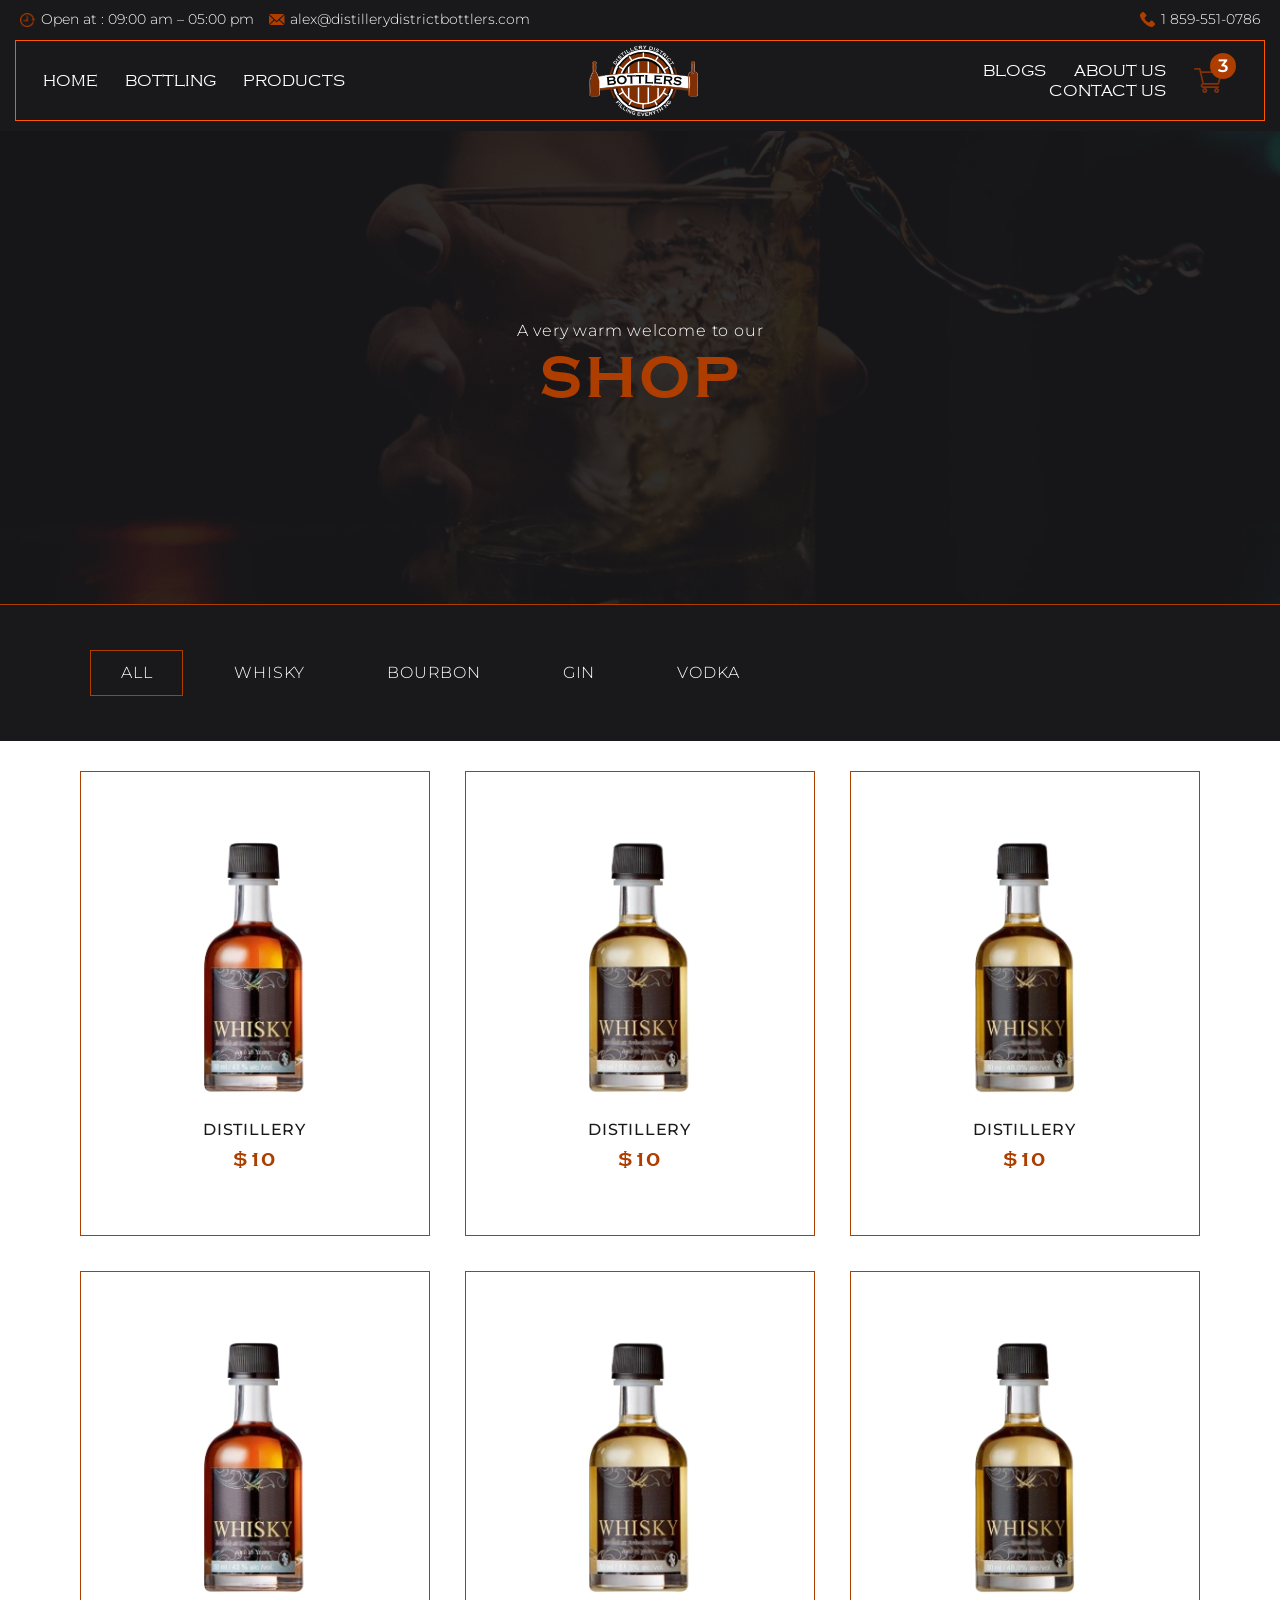
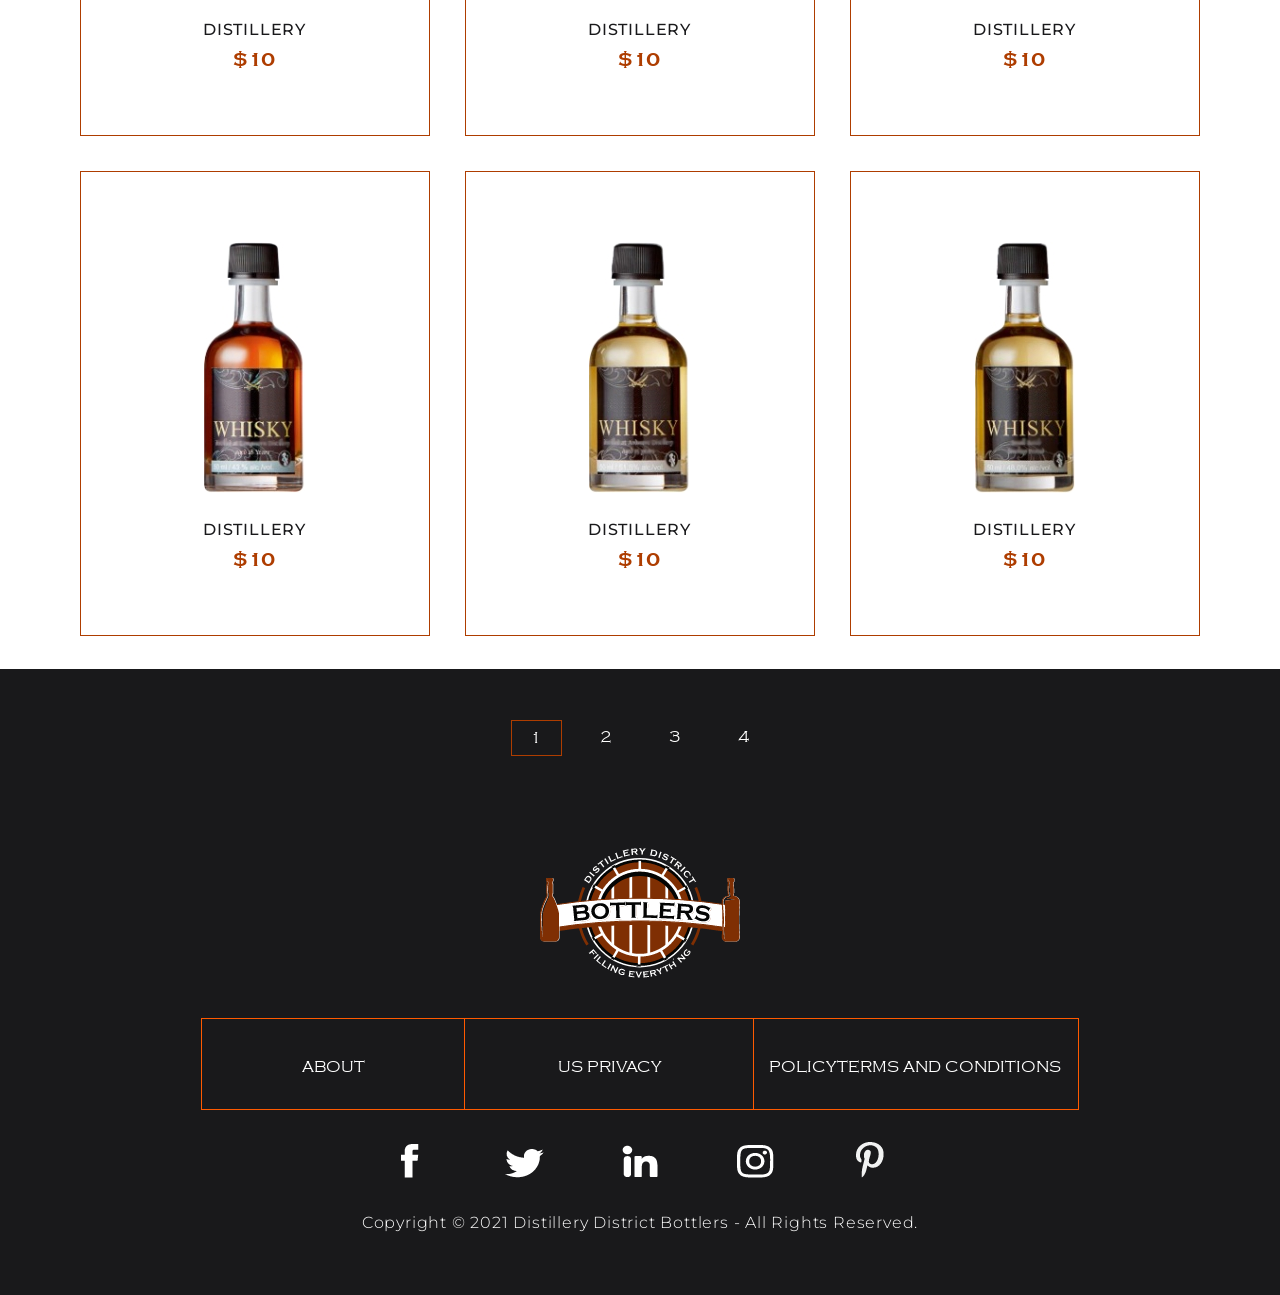
<file: products.html>
<!DOCTYPE html>
<html lang="en">

<head>
    <meta charset="utf-8">
    <meta name="viewport" content="width=device-width, minimum-scale=1.0, maximum-scale=1.0, initial-scale=1.0, user-scalable=no">
    <meta name="format-detection" content="telephone=no">
    <title>Bottlers | Products</title>
    
    <link rel="icon" href="svgs/main-logo.svg" sizes="32x32" type="image/svg+xml">
    <link rel="preconnect" href="https://fonts.gstatic.com">
    <link href="https://fonts.googleapis.com/css2?family=Montserrat:wght@300;500;700&display=swap" rel="stylesheet">
    <link rel="stylesheet" href="css/slick.css">
    <link rel="stylesheet" href="css/slick-theme.css">
    <link type="text/css" rel="stylesheet" href="css/style.css">

</head>

<body>
    <main class="main-wrap">
        <!--  Beginning header section -->
        <header class="header-wrap">
            <div class="common-wrap clear">
                <div class="header-top">
                    <div class="header-top-left">
                        <div class="header-top-item m-r">
                            <div class="top-item-thumb">
                                <img src="img/clock.png" alt="clock">
                            </div>
                            <div class="top-item-content">
                                <p>Open at : 09:00 am – 05:00 pm</p>
                            </div>
                        </div>
                        <div class="header-top-item">
                            <div class="top-item-thumb">
                                <img src="img/mailbox-2.png" alt="mailbox-2">
                            </div>
                            <div class="top-item-content">
                                <a href="mailto:alex@distillerydistrictbottlers.com">alex@distillerydistrictbottlers.com</a>
                            </div>
                        </div>
                    </div>
                    <div class="header-top-right flex-box">
                        <div class="header-top-item">
                            <div class="top-item-thumb">
                                <img src="img/call-2.png" alt="call-2">
                            </div>
                            <div class="top-item-content">
                                <a href="tel:1 859-551-0786">1 859-551-0786</a>
                            </div>
                        </div>
                    </div>
                </div>
                <div class="main-header">
                    <div class="nav-wrap desk">
                        <nav class="main-nav">
                            <ul>
                                <li><a href="index.html">Home</a></li>
                                <li><a href="#">BOTTLING</a></li>
                                <li><a href="products.html">PRODUCTS</a></li>
                            </ul>
                        </nav>
                        <div class="main-logo">
                            <a href="index.html"><img src="svgs/main-logo.svg" alt="main-logo"></a>
                        </div>
                        <div class="side-nav">
                            <div class="side-nav-inner">
                                <nav class="main-side-nav">
                                    <ul>
                                        <li><a href="blog.html">BLOGS</a></li>
                                        <li><a href="about-us.html">ABOUT US</a></li>
                                        <li><a href="contact-us.html">CONTACT US</a></li>
                                    </ul>
                                </nav>
                                <div class="cart">
                                    <a href="#">
                                        <img src="img/cart.png" alt="cart">
                                        <span>3</span>
                                    </a>
                                </div>
                            </div>
                        </div>
                    </div>
                    <div class="logo-wrap mobi">
                        <div class="phone-nav">
                            <div></div>
                        </div>
                        <div class="mobile-logo">
                            <a href="index.html"><img src="svgs/main-logo.svg" alt=""></a>
                        </div>
                        <div class="cart-counter">
                            <a href="#">
                                <img src="img/cart.png" alt="cart">
                                <span>3</span>
                            </a>
                        </div>
                    </div>
                </div>
            </div>
        </header>
        <!-- //End header section -->

        <!-- Beginning main content section -->
        <section class="main-content-wrap products-page">

            <!-- hero section beginning -->
            <section class="hero-wrap" style="background-image: url(img/products/hero-bg.jpg);">
                <div class="common-wrap clear">
                    <div class="hero-inner">
                        <div class="hero-content">
                            <p class="anim-el animate-bottom">A very warm welcome to our</p>
                            <h1 class="anim-el animate-bottom">SHOP</h1>
                        </div>
                    </div>
                </div>
            </section>
            <!-- hero section end -->

            <!-- products-page-tab-wrap beginning -->
            <section class="products-page-tab-wrap">
                <div class="common-wrap clear">
                    <div class="products-page-tab-inner anim-el animate-bottom">
                        <div class="products-page-tab-triger-wrap">
                            <ul>
                                <li class="active"><a href="#tab-one">ALL</a></li>
                                <li><a href="#tab-two">WHISKY</a></li>
                                <li><a href="#tab-three">BOURBON</a></li>
                                <li><a href="#tab-four">GIN</a></li>
                                <li><a href="#tab-five">VODKA</a></li>
                            </ul>
                        </div>
                    </div>
                </div>
            </section>
            <!-- products-page-tab-wrap end -->

            <!-- products-page-wrap beginning -->
            <section class="products-page-wrap">
                <div class="common-wrap clear">
                    <div class="products-page-inner">
                        <div class="products-page-item-wrap" id="tab-one">
                            <div class="products-page-item anim-el animate-bottom">
                                <div class="product-page-item-thumb">
                                    <figure>
                                        <img src="img/products/Untitled-1.jpg" alt="product">
                                    </figure>
                                </div>
                                <h5>DISTILLERY</h5>
                                <span>$10</span>
                                <div class="products-page-item-hoverd">
                                    <a href="product-single.html" class="btn medium">view</a>
                                </div>
                            </div>
                            <div class="products-page-item anim-el animate-bottom">
                                <div class="product-page-item-thumb">
                                    <figure>
                                        <img src="img/products/Untitled-2.jpg" alt="product">
                                    </figure>
                                </div>
                                <h5>DISTILLERY</h5>
                                <span>$10</span>
                                <div class="products-page-item-hoverd">
                                    <a href="product-single.html" class="btn medium">view</a>
                                </div>
                            </div>
                            <div class="products-page-item anim-el animate-bottom">
                                <div class="product-page-item-thumb">
                                    <figure>
                                        <img src="img/products/Untitled-4.jpg" alt="product">
                                    </figure>
                                </div>
                                <h5>DISTILLERY</h5>
                                <span>$10</span>
                                <div class="products-page-item-hoverd">
                                    <a href="product-single.html" class="btn medium">view</a>
                                </div>
                            </div>
                            <div class="products-page-item anim-el animate-bottom">
                                <div class="product-page-item-thumb">
                                    <figure>
                                        <img src="img/products/Untitled-1.jpg" alt="product">
                                    </figure>
                                </div>
                                <h5>DISTILLERY</h5>
                                <span>$10</span>
                                <div class="products-page-item-hoverd">
                                    <a href="product-single.html" class="btn medium">view</a>
                                </div>
                            </div>
                            <div class="products-page-item anim-el animate-bottom">
                                <div class="product-page-item-thumb">
                                    <figure>
                                        <img src="img/products/Untitled-2.jpg" alt="product">
                                    </figure>
                                </div>
                                <h5>DISTILLERY</h5>
                                <span>$10</span>
                                <div class="products-page-item-hoverd">
                                    <a href="product-single.html" class="btn medium">view</a>
                                </div>
                            </div>
                            <div class="products-page-item anim-el animate-bottom">
                                <div class="product-page-item-thumb">
                                    <figure>
                                        <img src="img/products/Untitled-4.jpg" alt="product">
                                    </figure>
                                </div>
                                <h5>DISTILLERY</h5>
                                <span>$10</span>
                                <div class="products-page-item-hoverd">
                                    <a href="product-single.html" class="btn medium">view</a>
                                </div>
                            </div>
                            <div class="products-page-item anim-el animate-bottom">
                                <div class="product-page-item-thumb">
                                    <figure>
                                        <img src="img/products/Untitled-1.jpg" alt="product">
                                    </figure>
                                </div>
                                <h5>DISTILLERY</h5>
                                <span>$10</span>
                                <div class="products-page-item-hoverd">
                                    <a href="product-single.html" class="btn medium">view</a>
                                </div>
                            </div>
                            <div class="products-page-item anim-el animate-bottom">
                                <div class="product-page-item-thumb">
                                    <figure>
                                        <img src="img/products/Untitled-2.jpg" alt="product">
                                    </figure>
                                </div>
                                <h5>DISTILLERY</h5>
                                <span>$10</span>
                                <div class="products-page-item-hoverd">
                                    <a href="product-single.html" class="btn medium">view</a>
                                </div>
                            </div>
                            <div class="products-page-item anim-el animate-bottom">
                                <div class="product-page-item-thumb">
                                    <figure>
                                        <img src="img/products/Untitled-4.jpg" alt="product">
                                    </figure>
                                </div>
                                <h5>DISTILLERY</h5>
                                <span>$10</span>
                                <div class="products-page-item-hoverd">
                                    <a href="product-single.html" class="btn medium">view</a>
                                </div>
                            </div>
                        </div>
                        <div class="products-page-item-wrap" id="tab-two">
                            <div class="products-page-item anim-el animate-bottom">
                                <div class="product-page-item-thumb">
                                    <figure>
                                        <img src="img/products/Untitled-1.jpg" alt="product">
                                    </figure>
                                </div>
                                <h5>DISTILLERY</h5>
                                <span>$10</span>
                                <div class="products-page-item-hoverd">
                                    <a href="product-single.html" class="btn medium">view</a>
                                </div>
                            </div>
                            <div class="products-page-item anim-el animate-bottom">
                                <div class="product-page-item-thumb">
                                    <figure>
                                        <img src="img/products/Untitled-2.jpg" alt="product">
                                    </figure>
                                </div>
                                <h5>DISTILLERY</h5>
                                <span>$10</span>
                                <div class="products-page-item-hoverd">
                                    <a href="product-single.html" class="btn medium">view</a>
                                </div>
                            </div>
                            <div class="products-page-item anim-el animate-bottom">
                                <div class="product-page-item-thumb">
                                    <figure>
                                        <img src="img/products/Untitled-4.jpg" alt="product">
                                    </figure>
                                </div>
                                <h5>DISTILLERY</h5>
                                <span>$10</span>
                                <div class="products-page-item-hoverd">
                                    <a href="product-single.html" class="btn medium">view</a>
                                </div>
                            </div>
                            <div class="products-page-item anim-el animate-bottom">
                                <div class="product-page-item-thumb">
                                    <figure>
                                        <img src="img/products/Untitled-1.jpg" alt="product">
                                    </figure>
                                </div>
                                <h5>DISTILLERY</h5>
                                <span>$10</span>
                                <div class="products-page-item-hoverd">
                                    <a href="product-single.html" class="btn medium">view</a>
                                </div>
                            </div>
                            <div class="products-page-item anim-el animate-bottom">
                                <div class="product-page-item-thumb">
                                    <figure>
                                        <img src="img/products/Untitled-2.jpg" alt="product">
                                    </figure>
                                </div>
                                <h5>DISTILLERY</h5>
                                <span>$10</span>
                                <div class="products-page-item-hoverd">
                                    <a href="product-single.html" class="btn medium">view</a>
                                </div>
                            </div>
                            <div class="products-page-item anim-el animate-bottom">
                                <div class="product-page-item-thumb">
                                    <figure>
                                        <img src="img/products/Untitled-4.jpg" alt="product">
                                    </figure>
                                </div>
                                <h5>DISTILLERY</h5>
                                <span>$10</span>
                                <div class="products-page-item-hoverd">
                                    <a href="product-single.html" class="btn medium">view</a>
                                </div>
                            </div>
                            <div class="products-page-item anim-el animate-bottom">
                                <div class="product-page-item-thumb">
                                    <figure>
                                        <img src="img/products/Untitled-1.jpg" alt="product">
                                    </figure>
                                </div>
                                <h5>DISTILLERY</h5>
                                <span>$10</span>
                                <div class="products-page-item-hoverd">
                                    <a href="product-single.html" class="btn medium">view</a>
                                </div>
                            </div>
                            <div class="products-page-item anim-el animate-bottom">
                                <div class="product-page-item-thumb">
                                    <figure>
                                        <img src="img/products/Untitled-2.jpg" alt="product">
                                    </figure>
                                </div>
                                <h5>DISTILLERY</h5>
                                <span>$10</span>
                                <div class="products-page-item-hoverd">
                                    <a href="product-single.html" class="btn medium">view</a>
                                </div>
                            </div>
                            <div class="products-page-item anim-el animate-bottom">
                                <div class="product-page-item-thumb">
                                    <figure>
                                        <img src="img/products/Untitled-4.jpg" alt="product">
                                    </figure>
                                </div>
                                <h5>DISTILLERY</h5>
                                <span>$10</span>
                                <div class="products-page-item-hoverd">
                                    <a href="product-single.html" class="btn medium">view</a>
                                </div>
                            </div>
                        </div>
                        <div class="products-page-item-wrap" id="tab-three">
                            <div class="products-page-item anim-el animate-bottom">
                                <div class="product-page-item-thumb">
                                    <figure>
                                        <img src="img/products/Untitled-1.jpg" alt="product">
                                    </figure>
                                </div>
                                <h5>DISTILLERY</h5>
                                <span>$10</span>
                                <div class="products-page-item-hoverd">
                                    <a href="product-single.html" class="btn medium">view</a>
                                </div>
                            </div>
                            <div class="products-page-item anim-el animate-bottom">
                                <div class="product-page-item-thumb">
                                    <figure>
                                        <img src="img/products/Untitled-2.jpg" alt="product">
                                    </figure>
                                </div>
                                <h5>DISTILLERY</h5>
                                <span>$10</span>
                                <div class="products-page-item-hoverd">
                                    <a href="product-single.html" class="btn medium">view</a>
                                </div>
                            </div>
                            <div class="products-page-item anim-el animate-bottom">
                                <div class="product-page-item-thumb">
                                    <figure>
                                        <img src="img/products/Untitled-4.jpg" alt="product">
                                    </figure>
                                </div>
                                <h5>DISTILLERY</h5>
                                <span>$10</span>
                                <div class="products-page-item-hoverd">
                                    <a href="product-single.html" class="btn medium">view</a>
                                </div>
                            </div>
                            <div class="products-page-item anim-el animate-bottom">
                                <div class="product-page-item-thumb">
                                    <figure>
                                        <img src="img/products/Untitled-1.jpg" alt="product">
                                    </figure>
                                </div>
                                <h5>DISTILLERY</h5>
                                <span>$10</span>
                                <div class="products-page-item-hoverd">
                                    <a href="product-single.html" class="btn medium">view</a>
                                </div>
                            </div>
                            <div class="products-page-item anim-el animate-bottom">
                                <div class="product-page-item-thumb">
                                    <figure>
                                        <img src="img/products/Untitled-2.jpg" alt="product">
                                    </figure>
                                </div>
                                <h5>DISTILLERY</h5>
                                <span>$10</span>
                                <div class="products-page-item-hoverd">
                                    <a href="product-single.html" class="btn medium">view</a>
                                </div>
                            </div>
                            <div class="products-page-item anim-el animate-bottom">
                                <div class="product-page-item-thumb">
                                    <figure>
                                        <img src="img/products/Untitled-4.jpg" alt="product">
                                    </figure>
                                </div>
                                <h5>DISTILLERY</h5>
                                <span>$10</span>
                                <div class="products-page-item-hoverd">
                                    <a href="product-single.html" class="btn medium">view</a>
                                </div>
                            </div>
                            <div class="products-page-item anim-el animate-bottom">
                                <div class="product-page-item-thumb">
                                    <figure>
                                        <img src="img/products/Untitled-1.jpg" alt="product">
                                    </figure>
                                </div>
                                <h5>DISTILLERY</h5>
                                <span>$10</span>
                                <div class="products-page-item-hoverd">
                                    <a href="product-single.html" class="btn medium">view</a>
                                </div>
                            </div>
                            <div class="products-page-item anim-el animate-bottom">
                                <div class="product-page-item-thumb">
                                    <figure>
                                        <img src="img/products/Untitled-2.jpg" alt="product">
                                    </figure>
                                </div>
                                <h5>DISTILLERY</h5>
                                <span>$10</span>
                                <div class="products-page-item-hoverd">
                                    <a href="product-single.html" class="btn medium">view</a>
                                </div>
                            </div>
                            <div class="products-page-item anim-el animate-bottom">
                                <div class="product-page-item-thumb">
                                    <figure>
                                        <img src="img/products/Untitled-4.jpg" alt="product">
                                    </figure>
                                </div>
                                <h5>DISTILLERY</h5>
                                <span>$10</span>
                                <div class="products-page-item-hoverd">
                                    <a href="product-single.html" class="btn medium">view</a>
                                </div>
                            </div>
                        </div>
                        <div class="products-page-item-wrap" id="tab-four">
                            <div class="products-page-item anim-el animate-bottom">
                                <div class="product-page-item-thumb">
                                    <figure>
                                        <img src="img/products/Untitled-1.jpg" alt="product">
                                    </figure>
                                </div>
                                <h5>DISTILLERY</h5>
                                <span>$10</span>
                                <div class="products-page-item-hoverd">
                                    <a href="product-single.html" class="btn medium">view</a>
                                </div>
                            </div>
                            <div class="products-page-item anim-el animate-bottom">
                                <div class="product-page-item-thumb">
                                    <figure>
                                        <img src="img/products/Untitled-2.jpg" alt="product">
                                    </figure>
                                </div>
                                <h5>DISTILLERY</h5>
                                <span>$10</span>
                                <div class="products-page-item-hoverd">
                                    <a href="product-single.html" class="btn medium">view</a>
                                </div>
                            </div>
                            <div class="products-page-item anim-el animate-bottom">
                                <div class="product-page-item-thumb">
                                    <figure>
                                        <img src="img/products/Untitled-4.jpg" alt="product">
                                    </figure>
                                </div>
                                <h5>DISTILLERY</h5>
                                <span>$10</span>
                                <div class="products-page-item-hoverd">
                                    <a href="product-single.html" class="btn medium">view</a>
                                </div>
                            </div>
                            <div class="products-page-item anim-el animate-bottom">
                                <div class="product-page-item-thumb">
                                    <figure>
                                        <img src="img/products/Untitled-1.jpg" alt="product">
                                    </figure>
                                </div>
                                <h5>DISTILLERY</h5>
                                <span>$10</span>
                                <div class="products-page-item-hoverd">
                                    <a href="product-single.html" class="btn medium">view</a>
                                </div>
                            </div>
                            <div class="products-page-item anim-el animate-bottom">
                                <div class="product-page-item-thumb">
                                    <figure>
                                        <img src="img/products/Untitled-2.jpg" alt="product">
                                    </figure>
                                </div>
                                <h5>DISTILLERY</h5>
                                <span>$10</span>
                                <div class="products-page-item-hoverd">
                                    <a href="product-single.html" class="btn medium">view</a>
                                </div>
                            </div>
                            <div class="products-page-item anim-el animate-bottom">
                                <div class="product-page-item-thumb">
                                    <figure>
                                        <img src="img/products/Untitled-4.jpg" alt="product">
                                    </figure>
                                </div>
                                <h5>DISTILLERY</h5>
                                <span>$10</span>
                                <div class="products-page-item-hoverd">
                                    <a href="product-single.html" class="btn medium">view</a>
                                </div>
                            </div>
                            <div class="products-page-item anim-el animate-bottom">
                                <div class="product-page-item-thumb">
                                    <figure>
                                        <img src="img/products/Untitled-1.jpg" alt="product">
                                    </figure>
                                </div>
                                <h5>DISTILLERY</h5>
                                <span>$10</span>
                                <div class="products-page-item-hoverd">
                                    <a href="product-single.html" class="btn medium">view</a>
                                </div>
                            </div>
                            <div class="products-page-item anim-el animate-bottom">
                                <div class="product-page-item-thumb">
                                    <figure>
                                        <img src="img/products/Untitled-2.jpg" alt="product">
                                    </figure>
                                </div>
                                <h5>DISTILLERY</h5>
                                <span>$10</span>
                                <div class="products-page-item-hoverd">
                                    <a href="product-single.html" class="btn medium">view</a>
                                </div>
                            </div>
                            <div class="products-page-item anim-el animate-bottom">
                                <div class="product-page-item-thumb">
                                    <figure>
                                        <img src="img/products/Untitled-4.jpg" alt="product">
                                    </figure>
                                </div>
                                <h5>DISTILLERY</h5>
                                <span>$10</span>
                                <div class="products-page-item-hoverd">
                                    <a href="product-single.html" class="btn medium">view</a>
                                </div>
                            </div>
                        </div>
                        <div class="products-page-item-wrap" id="tab-five">
                            <div class="products-page-item anim-el animate-bottom">
                                <div class="product-page-item-thumb">
                                    <figure>
                                        <img src="img/products/Untitled-1.jpg" alt="product">
                                    </figure>
                                </div>
                                <h5>DISTILLERY</h5>
                                <span>$10</span>
                                <div class="products-page-item-hoverd">
                                    <a href="product-single.html" class="btn medium">view</a>
                                </div>
                            </div>
                            <div class="products-page-item anim-el animate-bottom">
                                <div class="product-page-item-thumb">
                                    <figure>
                                        <img src="img/products/Untitled-2.jpg" alt="product">
                                    </figure>
                                </div>
                                <h5>DISTILLERY</h5>
                                <span>$10</span>
                                <div class="products-page-item-hoverd">
                                    <a href="product-single.html" class="btn medium">view</a>
                                </div>
                            </div>
                            <div class="products-page-item anim-el animate-bottom">
                                <div class="product-page-item-thumb">
                                    <figure>
                                        <img src="img/products/Untitled-4.jpg" alt="product">
                                    </figure>
                                </div>
                                <h5>DISTILLERY</h5>
                                <span>$10</span>
                                <div class="products-page-item-hoverd">
                                    <a href="product-single.html" class="btn medium">view</a>
                                </div>
                            </div>
                            <div class="products-page-item anim-el animate-bottom">
                                <div class="product-page-item-thumb">
                                    <figure>
                                        <img src="img/products/Untitled-1.jpg" alt="product">
                                    </figure>
                                </div>
                                <h5>DISTILLERY</h5>
                                <span>$10</span>
                                <div class="products-page-item-hoverd">
                                    <a href="product-single.html" class="btn medium">view</a>
                                </div>
                            </div>
                            <div class="products-page-item anim-el animate-bottom">
                                <div class="product-page-item-thumb">
                                    <figure>
                                        <img src="img/products/Untitled-2.jpg" alt="product">
                                    </figure>
                                </div>
                                <h5>DISTILLERY</h5>
                                <span>$10</span>
                                <div class="products-page-item-hoverd">
                                    <a href="product-single.html" class="btn medium">view</a>
                                </div>
                            </div>
                            <div class="products-page-item anim-el animate-bottom">
                                <div class="product-page-item-thumb">
                                    <figure>
                                        <img src="img/products/Untitled-4.jpg" alt="product">
                                    </figure>
                                </div>
                                <h5>DISTILLERY</h5>
                                <span>$10</span>
                                <div class="products-page-item-hoverd">
                                    <a href="product-single.html" class="btn medium">view</a>
                                </div>
                            </div>
                            <div class="products-page-item anim-el animate-bottom">
                                <div class="product-page-item-thumb">
                                    <figure>
                                        <img src="img/products/Untitled-1.jpg" alt="product">
                                    </figure>
                                </div>
                                <h5>DISTILLERY</h5>
                                <span>$10</span>
                                <div class="products-page-item-hoverd">
                                    <a href="product-single.html" class="btn medium">view</a>
                                </div>
                            </div>
                            <div class="products-page-item anim-el animate-bottom">
                                <div class="product-page-item-thumb">
                                    <figure>
                                        <img src="img/products/Untitled-2.jpg" alt="product">
                                    </figure>
                                </div>
                                <h5>DISTILLERY</h5>
                                <span>$10</span>
                                <div class="products-page-item-hoverd">
                                    <a href="product-single.html" class="btn medium">view</a>
                                </div>
                            </div>
                            <div class="products-page-item anim-el animate-bottom">
                                <div class="product-page-item-thumb">
                                    <figure>
                                        <img src="img/products/Untitled-4.jpg" alt="product">
                                    </figure>
                                </div>
                                <h5>DISTILLERY</h5>
                                <span>$10</span>
                                <div class="products-page-item-hoverd">
                                    <a href="product-single.html" class="btn medium">view</a>
                                </div>
                            </div>
                        </div>
                    </div>
                </div>
            </section>
            <!-- products-page-wrap end -->

            <!-- products-page-counter-wrap beginning -->
            <section class="products-page-counter-wrap">
                <div class="common-wrap clear">
                    <div class="products-page-counter-inner anim-el animate-bottom">
                        <ul>
                            <li class="active"><a href="#">1</a></li>
                            <li><a href="#">2</a></li>
                            <li><a href="#">3</a></li>
                            <li><a href="#">4</a></li>
                        </ul>
                    </div>
                </div>
            </section>
            <!-- products-page-counter-wrap end -->
        </section>
        <!-- //End main content section -->

        <!-- Beginning footer section -->
        <footer class="footer-wrap">
            <div class="common-wrap clear">
                <div class="footer-inner">
                    <div class="footer-logo anim-el animate-bottom">
                        <a href="index.html"><img src="img/footer-logo.png" alt="footer-logo"></a>
                    </div>
                    <div class="footer-nav anim-el animate-bottom">
                        <ul>
                            <li><a href="about-us.html">About</a></li>
                            <li><a href="privacy.html">us Privacy</a></li>
                            <li><a href="terms-condition.html">PolicyTerms and Conditions</a></li>
                        </ul>
                    </div>
                    <div class="footer-social anim-el animate-bottom">
                        <a href="#" class="icon-fb"><img src="img/facebook.png" alt="facebook"></a>
                        <a href="#"><img src="img/twitter.png" alt="twitter"></a>
                        <a href="#"><img src="img/linked-in.png" alt="linked-in"></a>
                        <a href="#"><img src="img/instagram.png" alt="instagram"></a>
                        <a href="#" class="icon-pt"><img src="img/pinter.png" alt="pinter"></a>
                    </div>
                    <div class="copyright anim-el animate-bottom">
                        <p>Copyright © 2021 Distillery District Bottlers - All Rights Reserved.</p>
                    </div>
                </div>
            </div>
        </footer>
        <!-- //End main footer section -->
    </main>
    <script type="text/javascript" src="js/jquery-3.5.1.min.js"></script>
    <script type="text/javascript" src="js/jquery.selectric.js"></script>
    <script type="text/javascript" src="js/slick.min.js"></script>
    <script type="text/javascript" src="js/headroom.js"></script>
    <script type="text/javascript" src="js/common-scripts.js" defer></script>
    
</body>

</html>
</file>
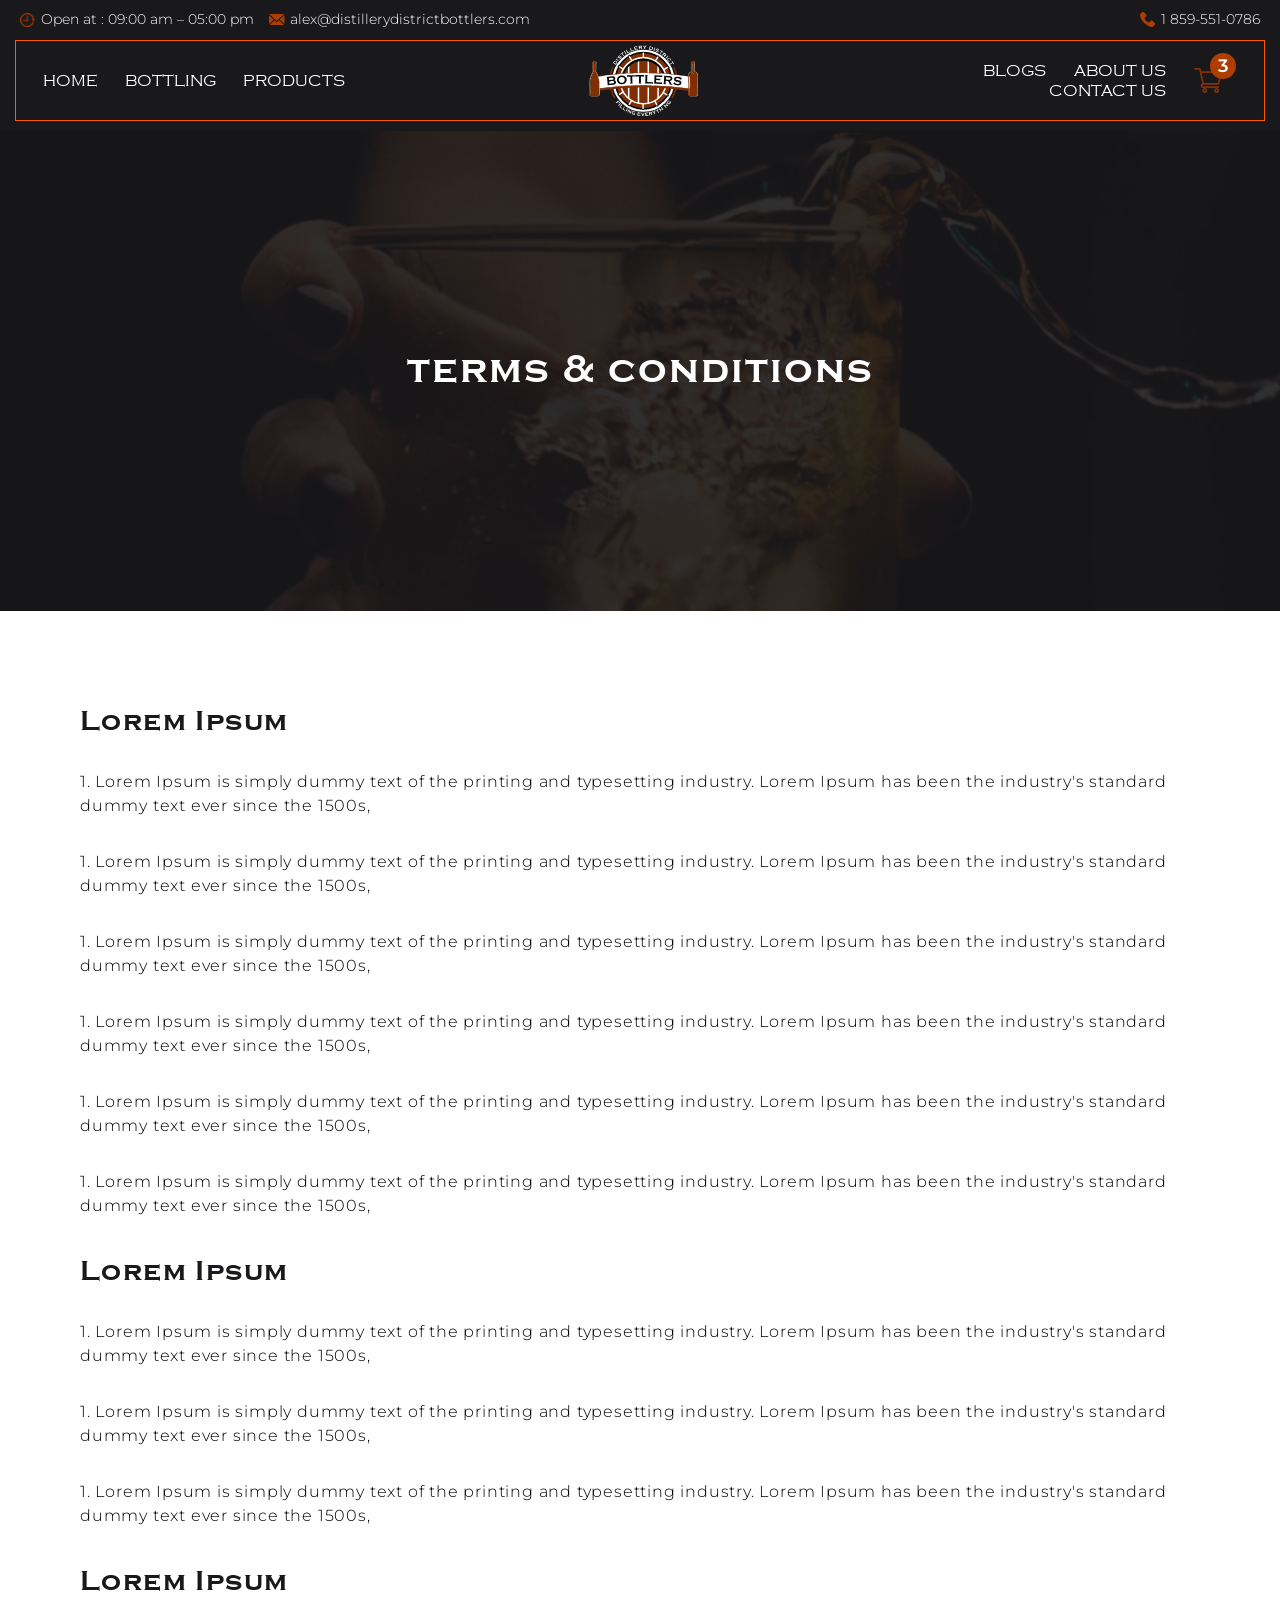
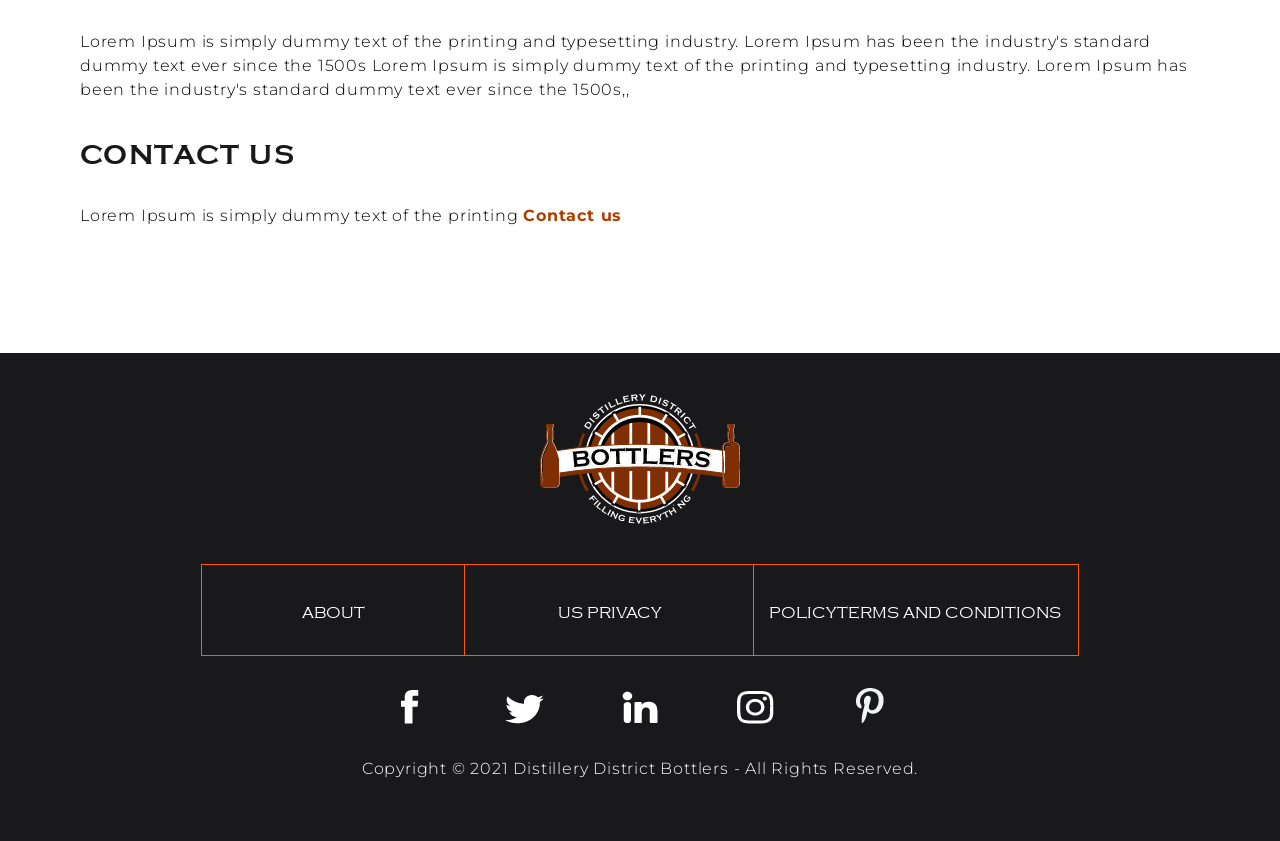
<file: terms-condition.html>
<!DOCTYPE html>
<html lang="en">

<head>
    <meta charset="utf-8">
    <meta name="viewport" content="width=device-width, minimum-scale=1.0, maximum-scale=1.0, initial-scale=1.0, user-scalable=no">
    <meta name="format-detection" content="telephone=no">
    <title>Bottlers | Terms &amp; Conditions</title>
    
    <link rel="icon" href="svgs/main-logo.svg" sizes="32x32" type="image/svg+xml">
    <link rel="preconnect" href="https://fonts.gstatic.com">
    <link href="https://fonts.googleapis.com/css2?family=Montserrat:wght@300;500;700&display=swap" rel="stylesheet">
    <link rel="stylesheet" href="css/slick.css">
    <link rel="stylesheet" href="css/slick-theme.css">
    <link type="text/css" rel="stylesheet" href="css/style.css">
</head>

<body>
    <main class="main-wrap">
        <!--  Beginning header section -->
        <header class="header-wrap">
            <div class="common-wrap clear">
                <div class="header-top">
                    <div class="header-top-left">
                        <div class="header-top-item m-r">
                            <div class="top-item-thumb">
                                <img src="img/clock.png" alt="clock">
                            </div>
                            <div class="top-item-content">
                                <p>Open at : 09:00 am – 05:00 pm</p>
                            </div>
                        </div>
                        <div class="header-top-item">
                            <div class="top-item-thumb">
                                <img src="img/mailbox-2.png" alt="mailbox-2">
                            </div>
                            <div class="top-item-content">
                                <a href="mailto:alex@distillerydistrictbottlers.com">alex@distillerydistrictbottlers.com</a>
                            </div>
                        </div>
                    </div>
                    <div class="header-top-right flex-box">
                        <div class="header-top-item">
                            <div class="top-item-thumb">
                                <img src="img/call-2.png" alt="call-2">
                            </div>
                            <div class="top-item-content">
                                <a href="tel:1 859-551-0786">1 859-551-0786</a>
                            </div>
                        </div>
                    </div>
                </div>
                <div class="main-header">
                    <div class="nav-wrap desk">
                        <nav class="main-nav">
                            <ul>
                                <li><a href="index.html">Home</a></li>
                                <li><a href="#">BOTTLING</a></li>
                                <li><a href="products.html">PRODUCTS</a></li>
                            </ul>
                        </nav>
                        <div class="main-logo">
                            <a href="index.html"><img src="svgs/main-logo.svg" alt="main-logo"></a>
                        </div>
                        <div class="side-nav">
                            <div class="side-nav-inner">
                                <nav class="main-side-nav">
                                    <ul>
                                        <li><a href="blog.html">BLOGS</a></li>
                                        <li><a href="about-us.html">ABOUT US</a></li>
                                        <li><a href="contact-us.html">CONTACT US</a></li>
                                    </ul>
                                </nav>
                                <div class="cart">
                                    <a href="#">
                                        <img src="img/cart.png" alt="cart">
                                        <span>3</span>
                                    </a>
                                </div>
                            </div>
                        </div>
                    </div>
                    <div class="logo-wrap mobi">
                        <div class="phone-nav">
                            <div></div>
                        </div>
                        <div class="mobile-logo">
                            <a href="index.html"><img src="svgs/main-logo.svg" alt=""></a>
                        </div>
                        <div class="cart-counter">
                            <a href="#">
                                <img src="img/cart.png" alt="cart">
                                <span>3</span>
                            </a>
                        </div>
                    </div>
                </div>
            </div>
        </header>
        <!-- //End header section -->

        <!-- Beginning main content section -->
        <section class="main-content-wrap tearms-conditions">

            <!-- hero section beginning -->
            <section class="hero-wrap" style="background-image: url(img/tearms&conditions/Mask\ Group\ 8.jpg);">
                <div class="common-wrap clear">
                    <div class="hero-inner">
                        <div class="hero-content">
                            <h1 class="anim-el animate-bottom">terms &amp; conditions</h1>
                        </div>
                    </div>
                </div>
            </section>
            <!-- hero section end -->

            <!-- tm-con-content section beginning -->
            <section class="tm-con-content-wrap">
                <div class="common-wrap clear">
                    <div class="tm-con-content-inner">
                        <div class="tm-con-content-item">
                            <h3 class="anim-el animate-bottom">Lorem Ipsum</h3>
                            <p class="anim-el animate-bottom">1. Lorem Ipsum is simply dummy text of the printing and typesetting industry. Lorem Ipsum has been the industry's standard dummy text ever since the 1500s,</p>
                            <p class="anim-el animate-bottom">1. Lorem Ipsum is simply dummy text of the printing and typesetting industry. Lorem Ipsum has been the industry's standard dummy text ever since the 1500s,</p>
                            <p class="anim-el animate-bottom">1. Lorem Ipsum is simply dummy text of the printing and typesetting industry. Lorem Ipsum has been the industry's standard dummy text ever since the 1500s,</p>
                            <p class="anim-el animate-bottom">1. Lorem Ipsum is simply dummy text of the printing and typesetting industry. Lorem Ipsum has been the industry's standard dummy text ever since the 1500s,</p>
                            <p class="anim-el animate-bottom">1. Lorem Ipsum is simply dummy text of the printing and typesetting industry. Lorem Ipsum has been the industry's standard dummy text ever since the 1500s,</p>
                            <p class="anim-el animate-bottom">1. Lorem Ipsum is simply dummy text of the printing and typesetting industry. Lorem Ipsum has been the industry's standard dummy text ever since the 1500s,</p>
                        </div>
                        <div class="tm-con-content-item pb-11">
                            <h3 class="anim-el animate-bottom">Lorem Ipsum</h3>
                            <p class="anim-el animate-bottom">1. Lorem Ipsum is simply dummy text of the printing and typesetting industry. Lorem Ipsum has been the industry's standard dummy text ever since the 1500s,</p>
                            <p class="anim-el animate-bottom">1. Lorem Ipsum is simply dummy text of the printing and typesetting industry. Lorem Ipsum has been the industry's standard dummy text ever since the 1500s,</p>
                            <p class="anim-el animate-bottom">1. Lorem Ipsum is simply dummy text of the printing and typesetting industry. Lorem Ipsum has been the industry's standard dummy text ever since the 1500s,</p>
                        </div>
                        <div class="tm-con-content-item">
                            <h3 class="anim-el animate-bottom">Lorem Ipsum</h3>
                            <p class="anim-el animate-bottom">Lorem Ipsum is simply dummy text of the printing and typesetting industry. Lorem Ipsum has been the industry's standard dummy text ever since the 1500s Lorem Ipsum is simply dummy text of the printing and typesetting industry. Lorem Ipsum has been the industry's standard dummy text ever since the 1500s,,</p>
                        </div>
                        <div class="tm-con-content-item">
                            <h3 class="anim-el animate-bottom">CONTACT US</h3>
                            <p class="anim-el animate-bottom">Lorem Ipsum is simply dummy text of the printing <a href="contact-us.html">Contact us</a></p>
                        </div>
                    </div>
                </div>
            </section>
            <!-- tm-con-content section end -->
        </section>
        <!-- //End main content section -->

        <!-- Beginning footer section -->
        <footer class="footer-wrap">
            <div class="common-wrap clear">
                <div class="footer-inner">
                    <div class="footer-logo anim-el animate-bottom">
                        <a href="index.html"><img src="img/footer-logo.png" alt="footer-logo"></a>
                    </div>
                    <div class="footer-nav anim-el animate-bottom">
                        <ul>
                            <li><a href="about-us.html">About</a></li>
                            <li><a href="privacy.html">us Privacy</a></li>
                            <li><a href="terms-condition.html">PolicyTerms and Conditions</a></li>
                        </ul>
                    </div>
                    <div class="footer-social anim-el animate-bottom">
                        <a href="#" class="icon-fb"><img src="img/facebook.png" alt="facebook"></a>
                        <a href="#"><img src="img/twitter.png" alt="twitter"></a>
                        <a href="#"><img src="img/linked-in.png" alt="linked-in"></a>
                        <a href="#"><img src="img/instagram.png" alt="instagram"></a>
                        <a href="#" class="icon-pt"><img src="img/pinter.png" alt="pinter"></a>
                    </div>
                    <div class="copyright anim-el animate-bottom">
                        <p>Copyright © 2021 Distillery District Bottlers - All Rights Reserved.</p>
                    </div>
                </div>
            </div>
        </footer>
        <!-- //End main footer section -->
        
    </main>

    <script type="text/javascript" src="js/jquery-3.5.1.min.js"></script>
    <script type="text/javascript" src="js/jquery.selectric.js"></script>
    <script type="text/javascript" src="js/slick.min.js"></script>
    <script type="text/javascript" src="js/headroom.js"></script>
    <script type="text/javascript" src="js/common-scripts.js" defer></script>
</body>

</html>
</file>
<file: css/selectric.css>
/*======================================
  Selectric v1.9.3
======================================*/
.selectric-wrapper {
  position: relative;
  cursor: pointer;
}

.selectric-responsive {
  width: 100%;
}

.selectric {
  position: relative;
}
.selectric .label { 
 
  font-size:16px;
  line-height:51px;
  color:#424e5d;
  height:51px;
  padding:8px 0;
}

.enquire-form-wrap .selectric .label {	
  display: block;
  margin: 0 38px 0 10px; 
  line-height:50px;
  height:51px;
 font-size:16px;
 }
 
.selectric .button {
  display: block;
  position: absolute;
  right: 0;
  top: 0;
  width: 38px;
  height:51px;
  color: #000;
  text-align: center;
  font: 0/0 a;
  *font: 20px/38px 'cibecs';
  
}
.selectric .button:after {
  display:none;	
  content: " ";
  position: absolute;
  top: 0;
  right: 0;
  bottom: 0;
  left: 0;
  margin: auto;
  width: 0;
  height: 0;
  border: 4px solid transparent;
  border-top-color: #BBB;
  border-bottom: none;
}


.selectric-open {
  z-index: 9999;
    border:0px solid #acacac;
	border-bottom:0px solid #acacac;

}
.selectric-open .selectric {
border:0px transparent #acacac;
border-bottom:0px;

}
.selectric-open .selectric-items {
  display: block;


}

.selectric-disabled {
  filter: alpha(opacity=50);
  opacity: 0.5;
  cursor: default;
  -webkit-user-select: none;
     -moz-user-select: none;
      -ms-user-select: none;
          user-select: none;
}

.selectric-hide-select {
  position: relative;
  overflow: hidden;
  width: 0;
  height: 0;
}
.selectric-hide-select select {
  position: absolute;
  left: -100%;
  display: none;
}

.selectric-input {
  position: absolute !important;
  top: 0 !important;
  left: 0 !important;
  overflow: hidden !important;
  clip: rect(0, 0, 0, 0) !important;
  margin: 0 !important;
  padding: 0 !important;
  width: 1px !important;
  height: 1px !important;
  outline: none !important;
  border: none !important;
  *font: 0/0 a !important;
  background: none !important;
}

.selectric-temp-show {
  position: absolute !important;
  visibility: hidden !important;
  display: block !important;
}

/* Items box */
.selectric-items {
  display: none;
  position: absolute;
  top:50px;
  left:0px;
 /* border:1px solid #e6e6e0;*/
  border-top:0px !important;
  
  
   border-radius: 2px;
  background-color: #ffffff;
  box-shadow: 0 2px 4px 0 rgba(0, 0, 0, 0.5);
  z-index: -1;  
}
.selectric-items .selectric-scroll {
  height: 100%;
  overflow: auto;
}
.selectric-above .selectric-items {
  top: auto;
  bottom: 100%;
}
.selectric-items ul, .selectric-items li {
  list-style: none;
  padding: 0;
  margin: 0;
  font-size:16px;
  line-height:21px;
  min-height: 20px;
  color:#acacac;
  display: block;
}

.enquire-form-wrap .selectric-items ul, .selectric-items li {
  list-style: none;
  padding: 5px 0 5px 13px;
  margin: 0;
  font-size:15px;
  line-height: 20px;
  min-height: 20px;
  color: #414141;
  display: block;
}

/*.selectric-items li:first-child{ border:0}
.selectric-items li.selected { color:#424e5d;}
.selectric-items li:hover {
  color:#424e5d;
}*/
.selectric-items .disabled {
 
  opacity: 0.5;
  cursor: default !important;
  background: none !important;
  color: #666 !important;
  -webkit-user-select: none;
     -moz-user-select: none;
      -ms-user-select: none;
          user-select: none;
}
.selectric-items .selectric-group .selectric-group-label {
  font-weight: bold;
  padding-left: 10px;
  cursor: default;
  -webkit-user-select: none;
     -moz-user-select: none;
      -ms-user-select: none;
          user-select: none;
  background: none;
  color: #444;
}
.selectric-items .selectric-group.disabled li {
  filter: alpha(opacity=100);
  opacity: 1;
}
.selectric-items .selectric-group li {
  padding-left: 25px;
}
</file>
<file: css/style.css>
/* Typography */
@font-face {
    font-family: 'CopperplateGothicBold';
    src: url('../fonts/CopperplateGothicBold.eot');
    src: url('../fonts/CopperplateGothicBold.eot') format('embedded-opentype'),
        url('../fonts/CopperplateGothicBold.woff2') format('woff2'),
        url('../fonts/CopperplateGothicBold.woff') format('woff'),
        url('../fonts/CopperplateGothicBold.ttf') format('truetype'),
        url('../fonts/CopperplateGothicBold.svg#CopperplateGothicBold') format('svg');
}

@font-face {
    font-family: 'COPRGTL';
    src: url('../fonts/COPRGTL.eot');
    src: url('../fonts/COPRGTL.eot') format('embedded-opentype'),
        url('../fonts/COPRGTL.woff2') format('woff2'),
        url('../fonts/COPRGTL.woff') format('woff'),
        url('../fonts/COPRGTL.ttf') format('truetype'),
        url('../fonts/COPRGTL.svg#COPRGTL') format('svg');
}
/* End typography */


/*	Resets	*/
html, body, div, span, object, iframe, h1, h2, h3, h4, h5, h6, p, blockquote, pre, a, abbr, address, cite, code, del, dfn, em, img, ins, kbd, q, samp, small, strong, sub, sup, var, b, i, hr, dl, dt, dd, fieldset, form, label, legend, article, aside, canvas, details, figure, figcaption, hgroup, menu, footer, header, nav, section, summary, time, mark, audio, video {margin: 0; padding: 0; border: 0; }
*{margin: 0; padding: 0; outline: none;}
article, aside, canvas, figure, figure img, figcaption, hgroup, footer, header, nav, section, audio, video{display: block;}
blockquote, q{quotes: none;}
blockquote:before, blockquote:after,
q:before, q:after{content: ''; content: none;}
table{border-collapse: collapse; border-spacing: 0;}
b, strong{font-weight: bold;}
[type="checkbox"], [type="radio"]{box-sizing: border-box; padding: 0;}
[type="search"]{-webkit-appearance: textfield; outline-offset: -2px;}
[type="search"]::-webkit-search-decoration{-webkit-appearance: none;}
::-webkit-file-upload-button{-webkit-appearance: button; font: inherit;}
.clear:after{content:".";display:block;clear:both;visibility:hidden;line-height:0;height:0}
a img{border:0; width: auto; height: auto; max-width: 100%; vertical-align: bottom; border-style: none; -webkit-backface-visibility: hidden; backface-visibility: hidden; -webkit-perspective: 0; perspective: 0; -webkit-backface-visibility: hidden; -webkit-transform: translate3d(0,0,0); visibility:visible; backface-visibility: hidden;}
a,input,select,textarea{outline:none;}
img{width: auto; height: auto; max-width: 100%; vertical-align: bottom; border-style: none; -webkit-perspective: 0; perspective: 0; -webkit-backface-visibility: hidden; -webkit-transform: translate3d(0,0,0); visibility:visible; backface-visibility: hidden;}
/* Selection colours (easy to forget) */
img::selection{background: transparent;}
img::-moz-selection{background: transparent;}
a{text-decoration: none; display: inline-block;}
input[type='number']{-moz-appearance:textfield;}
input::-webkit-outer-spin-button,
input::-webkit-inner-spin-button{-webkit-appearance: none;}
input::-moz-focus-inner{border:0; padding: 0; }
input:invalid,
input:required{box-shadow: none;}
input[type="search"]::-webkit-search-decoration,
input[type="search"]::-webkit-search-cancel-button,
input[type="search"]::-webkit-search-results-button,
input[type="search"]::-webkit-search-results-decoration{display: none;}
input:required { box-shadow:none; }
input::-moz-focus-inner{box-shadow:0 0 0px transparent;}

/*		Default Layout 
-------------------------------------------------------------------------------
*/


body{background: #19191B; -webkit-text-size-adjust: 100%; -moz-text-size-adjust:100%; -moz-osx-font-smoothing:grayscale;-webkit-font-smoothing:antialiased; overflow-x: hidden; overflow-y:auto; font-family: 'Montserrat', sans-serif; font-weight: 300; font-size: 16px; line-height: 24px; letter-spacing: 0.8px; color: #FFFFFF;}

*{-webkit-box-sizing: border-box;-moz-box-sizing:border-box; box-sizing: border-box;}

/* Global style */
h1, h2, h3, h4, h5, h6{font-family: 'CopperplateGothicBold', sans-serif; font-weight: normal; color: #19191B;}
h1{font-size: 60px; line-height: 70px; letter-spacing: 3px;}
h2{font-size: 40px; line-height: 50px; letter-spacing: 2px;}
h3{font-size: 28px; line-height: 38px; letter-spacing: 1.4px;}
h4{}

.small-title{font-family: 'CopperplateGothicBold', sans-serif; font-weight: normal; font-size: 16px; line-height: 24px; letter-spacing: 0.8px; color: #AE3D00;}
.lead-text{font-family: 'Montserrat', sans-serif; font-weight: 300; font-size: 24px; line-height: 34px; letter-spacing: 2.4px;}
.m-r{margin-right: 15px;}
p{}
span{}
dfn, address, em{font-style: normal;}
label, input[type="submit"]{cursor: pointer;}
button:focus{outline: none;}
.btn{-webkit-transition: all .4s ease-in-out; -moz-transition: all .4s ease-in-out; transition: all .4s ease-in-out; font-family: 'Montserrat', sans-serif; font-weight: 700; font-size: 20px; letter-spacing: 2px; color: #ffffff; text-align: center;}
.btn.large{}
.btn.medium{min-width: 200px; height: 40px; line-height: 40px; background: #AE3D00; position: relative;}
.btn.medium:after { content: ''; position: absolute; width: 104%; height: 122%; background: transparent; border: 1px solid #AE3D00; left: -5px; top: -5px;}
.btn.medium:hover{background: transparent; color: #AE3D00;}
.btn.small{}
.transparent{}
.mobi{display: none;}
.desk{display: block;}
.common-wrap, .large-container, .md-container, .ex-md-container{max-width: 1160px; margin: 0 auto; clear: both; padding: 0 20px;}
.centerY { position: absolute; left: 0; right: 0; text-align: center; top: 50%; width: 100%; -webkit-transform: translateY(-50%); -moz-transform: translateY(-50%); transform: translateY(-50%); color: #ffffff; }

/* Flex style */
.flex-box{display: -webkit-flex; display: -webkit-box; display: -moz-box; display: -ms-flexbox; display: flex; -webkit-flex-flow: row wrap; flex-flow: row wrap; -webkit-box-pack: justify; -moz-box-pack: justify; -ms-flex-pack: justify; -webkit-justify-content: space-between; justify-content: space-between;}
.flex-horizontal-align{-webkit-box-pack: center; -moz-box-pack: center; -ms-flex-pack: center; -webkit-justify-content: center; justify-content: center;}
.flex-vertical-align{-webkit-box-align: center; align-items: center;}
.flex-bottom-align{-webkit-box-align: flex-end; align-items: flex-end;}
.flex-content-align{-webkit-align-content: center; -moz-align-content: center; align-content: center;}
.order-1{-webkit-order: 1; -moz-order: 1; -ms-order: 1; order: 1;}
.order-2{-webkit-order: 2; -moz-order: 2; -ms-order: 2; order: 2;}
.flex{display: -webkit-flex; display: -moz-flex; display: -ms-flex; display: -o-flex; display: flex;}
/* End Flex style */
section, footer, header{float: left; width: 100%; position: relative;}
body,html{height: 100%;}
.main-wrap{min-height: 100%; overflow: hidden; position: relative; overflow-x: hidden;}
.main-content-wrap{float: left; width: 100%; padding-top: 131px;}

/*Header style beginning*/
.header-wrap{float: left; width: 100%; background: #19191B; padding-bottom: 10px; position: absolute; z-index: 11; transition: 0.5s ease-in-out;}
.header-wrap .common-wrap{max-width: 1440px; padding: 0 15px;}
.header-top{float: left; width: 100%; padding: 7px 5px 9px;}
.header-top-left{float: left; width: calc(100% - 122px);}
.header-top-right{float: right; width: 122px; justify-content: flex-end;}
.header-top-item{float: left; width: auto; align-items: center; display: flex; flex-flow: row wrap; align-items: center;}
.top-item-thumb { float: left; width: 16px; margin-right: 5px;}
.top-item-thumb img{vertical-align: middle}
.top-item-content { float: left; width: calc(100% - 21px); }
.top-item-content p{font-size: 14px; line-height: 20px; letter-spacing: 0;}
.top-item-content a{font-size: 14px; line-height: 20px; letter-spacing: 0; color: #ffffff;}
.main-header{float: left; width: 100%; border: 1px solid #FF5A00; padding: 4px 27px;}
.nav-wrap{float: left; width: 100%; display: -webkit-flex; display: -moz-flex; display: -ms-flex; display: -o-flex; display: flex; flex-flow: row wrap; align-items: center; justify-content: space-between}
.main-nav{float: left; width: calc(53.59% - 99px); padding-right: 20px;}
.nav-wrap ul{list-style: none;}
.main-nav ul li{display: inline-block; margin-right: 4.3%;}
.main-nav ul li a{display: block; font-family: 'COPRGTL', sans-serif; font-size: 16px; line-height: 22px; letter-spacing: 0; color: #FFFFFF; text-transform: uppercase;}
.nav-wrap ul li a{transition: 0.3s ease-in;}
.nav-wrap ul li a:hover{color: #FF5A00;}
.main-logo{float: left; width: 109px;}
.side-nav{float: left; width: calc(52.98% - 99px); padding-left: 20px;}
.side-nav-inner{float: right; max-width: 398px; width: 100%; display: -webkit-flex; display: -moz-flex; display: -ms-flex; display: -o-flex; display: flex; flex-flow: row wrap; justify-content: flex-end; align-items: center;}
.main-side-nav{float: left; width: calc(100% - 43px);}
.main-side-nav ul{float: left; width: 100%; display: -webkit-flex; display: -moz-flex; display: -ms-flex; display: -o-flex; display: flex; flex-flow: row wrap; justify-content: flex-end}
.main-side-nav ul li{float: left; margin-right: 7.89%;}
.main-side-nav ul li a{display: block; font-family: 'COPRGTL', sans-serif; font-size: 16px; line-height: 20px; letter-spacing: 0; color: #FFFFFF; text-transform: uppercase;}
.cart{float: left; width: 43px;}
.cart a, .cart-counter a{position: relative;}
.cart span, .cart-counter span{width: 26px; height: 26px; font-size: 18px; line-height: 26px; background-color: #AE3D00; border-radius: 50%; position: absolute; left: auto; right: -13px; top: -15px; font-family: 'Montserrat', sans-serif; font-weight: 600; color: #ffffff; text-align: center;}

.header-fixed.headroom--not-top{ -webkit-transform: translateY(0); -ms-transform: translateY(0); transform: translateY(0); position: fixed;     padding-top: 10px;}
.header-fixed.headroom--not-top .header-top{display: none;}
.header-static.headroom--not-top{ transform: translateY(-200%);}
.navshown .header-static.headroom--not-top{transform: translateY(0);}

/*Header style beginning*/

/*Home Page Beginning*/
.hero-wrap{float: left; width: 100%; min-height: 768px; background-repeat: no-repeat; background-position: center center; background-size: cover; display: -webkit-flex; display: -moz-flex; display: -ms-flex; display: -o-flex; display: flex; flex-flow: row wrap; align-items: center;}
.zigzag-overlay {position: absolute; width: 41%; left: 50%; top: 38%; transform: translate(-50%, -50%); z-index: 1; }
.bottle-overlay{position: absolute; width: 45.3%; right: 0; bottom: 0; z-index: 1;}
.bottle-overlay img{float: left; width: 100%;}
.hero-wrap:after{content: ''; position: absolute; width: 100%; height: 101%; background-color: rgba(25, 25, 27, 0.9); top: -1px; left: 0;}
.hero-wrap .common-wrap{max-width: 1078px;}
.hero-inner{float: left; width: 100%; margin-top: 45px;  position: relative; z-index: 1;}
.hero-content{float: left; width: 100%;}
.hero-content h1{color: #ffffff; text-align: center; margin-bottom: 49px;}
.hero-content p{max-width: 774px; margin: 0 auto; text-align: center;}
.hero-btn{float: left; width: 100%; text-align: center; margin-top: 40px;}
/*Hero style end*/

/*Creat  style beginning*/
.creat-wrap{float: left; width: 100%; padding-top: 7px; display: -webkit-flex; display: -moz-flex; display: -ms-flex; display: -o-flex; display: flex; flex-flow: row wrap;}
.creat-wrap:after{content: ''; position: absolute; width: 100%; height: 7px; top: 0; left: 0; background: #AE3D00;}
.creat-wrap:before{content: ''; position: absolute; width: 35%; height: 7px; top: 0; left: 50%; transform: translateX(-50%); background: #FF5A00; z-index: 1}
.creat-content-wrap{width: 50%; padding-left: 20px; background: #19191B;}
.creat-main-content{float: right; max-width: 580px; width: 100%; padding: 102px 19.16666666666667% 0 0;}
.creat-main-content h5{margin-bottom: 18px;}
.creat-main-content h2{margin-bottom: 18px; margin-bottom: 8px; color: #ffffff;}
.creat-btn{float: left; width: 100%; margin-top: 18px; padding-left: 5px;}
.cerat-item-wrap{float: left; width: 50%; min-height: 457px; background-repeat: no-repeat; background-position: center center; background-size: cover; position: relative;}
.cerat-item-wrap:after{position: absolute; content: ''; width: 101%; height: 100%; background-color: rgba(25, 25, 27, 0.95); top: 0; left: -1px;}
.creat-item-inner{float: left; max-width: 720px; position: relative; z-index: 1;}
.creat-item{float: left; width: 42.084%; margin: 0 3.89%; padding: 31px 0;}
.creat-item-thumb{float: left; width: 100%; text-align: center;}
.creat-item-thumb img{display: inline-block;}
.creat-item-content{float: left; width: 100%; margin-top: 26px;}
.creat-item-content h5{margin-bottom: 10px; text-align: center;}
.creat-item-content p{text-align: center;}
/*Creat  style end*/

/*Distillery  style beginning*/
.distillery-wrap{float: left; width: 100%; min-height: 535px; background-repeat: no-repeat; background-position: center center; background-size: cover; display: -webkit-flex; display: -moz-flex; display: -ms-flex; display: -o-flex; display: flex; flex-flow: row wrap; align-items: center;}
.distillery-wrap:after{content: ''; position: absolute; width: 100%; height: 100%; background-color: rgba(255, 255, 255, 0.3); top: 0; left: 0;}
.distillery-wrap .common-wrap{max-width: 1174px;}
.distillery-inner{float: left; width: 100%; position: relative; z-index: 1; display: -webkit-flex; display: -moz-flex; display: -ms-flex; display: -o-flex; display: flex; flex-flow: row wrap; align-items: center;}
.distillery-thumb{float: left; width: 48.2363315696649%; border: 7px solid #ffffff; box-shadow: 0px 0px 40px 0px rgba(0, 0, 0, 0.35);}
.distillery-thumb img{float: left; width: 100%;}
.distillery-content{float: left; width: 51.7636684303351%; padding-left: 11.99294532627866%;}
.distillery-content h2{margin-bottom: 16px;}
.distillery-content p{color: #19191B;}
.distillery-btn{float: left; width: 100%; margin-top: 18px; padding-left: 4px;}
/*Distillery  style end*/

/*Products style beginning*/
.products-wrap{float: left; width: 100%;}
.products-wrap:after{content: ''; position: absolute; width: 100%; height: 100%; background-color: rgba(30, 30, 30, 0.98); top: 0; left: 0;}
.products-overlay{position: absolute; width: 46%; top: 50%; left: -21%; transform: translateY(-50%); z-index: 1;}
.products-wrap .common-wrap{max-width: 1254px;}
.products-inner{float: left; width: 100%; padding: 54px 0 45px; position: relative; z-index: 1; display: -webkit-flex; display: -moz-flex; display: -ms-flex; display: -o-flex; display: flex; flex-flow: row wrap; align-items: center;}
.products-content{float: left; width: 50%; padding: 0 9.14332784184514% 0 3.871499176276771%;}
.products-content h5{margin-bottom: 5px;}
.products-content h2{margin-bottom: 22px; color: #ffffff;}
.products-btn{float: left; width: 100%; margin-top: 18px; padding-left: 5px;}
.products-item-wrap{float: left; width: 50%;}
.products-item{float: left; width: 17.79242174629325%; margin: 0 7.742998352553542%;}
.products-item-thumb{float: left; width: 100%; text-align: center;}
.products-item-thumb img{display: inline-block;}
.products-item-content{float: left; width: 100%; margin-top: 27px;}
.products-item-content h5{margin-bottom: 6px; font-family: 'Montserrat', sans-serif; font-weight: 600; font-size: 16px; line-height: 24px; letter-spacing: 1.6px; color: #ffffff; text-align: center;}
.products-item-content dfn{font-family: 'CopperplateGothicBold', sans-serif; font-weight: normal; font-size: 20px; line-height: 24px; letter-spacing: 0; text-align: center; color: #AE3D00; display: block;}
/*Products style end*/

/*Equipment style beginning*/
.equipment-wrap{float: left; width: 100%; min-height: 530px; background-repeat: no-repeat; background-position: center center; background-size: cover; display: -webkit-flex; display: -moz-flex; display: -ms-flex; display: -o-flex; display: flex; flex-flow: row wrap; align-items: center;}
.equipment-wrap:after{content: ''; position: absolute; width: 100%; height: 100%; background-color: rgba(255, 255, 255, 0.3); top: 0; left: 0;}
.equipment-wrap .common-wrap{max-width: 1172px;}
.equipment-inner{position: relative; float: left; width: 100%; display: -webkit-flex; display: -moz-flex; display: -ms-flex; display: -o-flex; display: flex; flex-flow: row wrap; align-items: center; z-index: 1;}
.equipment-content{float: left; width: 51.67844522968198%; padding-right: 12.7208480565371%;}
.equipment-content h5{margin-bottom: 5px;}
.equipment-content h2{margin-bottom: 22px;}
.equipment-content p{color: #19191B;}
.equipment-btn{float: left; width: 100%; margin-top: 18px; padding-left: 4px;}
.equipment-thumb{float: left; width: 48.32155477031802%;}
.equipment-thumb-item{float: left; width: 100%; border: 7px solid #ffffff;}
.equipment-thumb-item img{float: left; width: 100%;}
.equipment-thumb-inner{float: left; width: 100%; box-shadow: 0px 0px 40px 0px rgba(0, 0, 0, 0.35);}
.equipment-wrap .slick-prev, .slick-next{top: auto; bottom: -35px;}
.equipment-wrap .slick-next:before{content: ''; background-image: url(../img/right-arrow.jpg);}
.equipment-wrap .slick-prev:before{content: ''; background-image: url(../img/left-arrow.jpg);}
.equipment-wrap .slick-prev:before, .equipment-wrap .slick-next:before{ position: absolute; width: 26px; height: 26px; background-repeat: no-repeat; background-size: cover;}
.equipment-wrap .slick-next, .equipment-wrap .slick-prev{left: 50%; right: auto; transform: translateX(-50%);}
.equipment-wrap .slick-prev{margin-left: -20px;}
.equipment-wrap .slick-next{margin-left: 20px;}
/*Equipment style end*/

/*Advantage style beginning*/
.advantage-wrap{float: left; width: 100%; padding: 45px 0 44px; background: #19191B;}
.advantage-wrap .common-wrap{max-width: 998px;}
.advantage-item-wrap{float: left; width: 100%; display: -webkit-flex; display: -moz-flex; display: -ms-flex; display: -o-flex; display: flex; flex-flow: row wrap; justify-content: space-between;}
.advantage-item{width: 16.89%;}
.advantage-item-thumb{float: left; width: 100%; min-height: 74px; text-align: center;}
.advantage-item-thumb img{display: inline-block;}
.advantage-item-content{float: left; width: 100%; margin-top: 28px;}
.advantage-item-content h5{color: #ffffff; text-align: center; letter-spacing: 0.8px; padding-bottom: 8px; position: relative;}
.advantage-item-content h5:after{content: ''; position: absolute; width: 55px; height: 1px; background: #AE3D00; bottom: 0; left: 50%; transform: translateX(-50%);}
.advantage-item-content span{display: block; text-align: center; margin-top: 10px; font-family: 'CopperplateGothicBold', sans-serif; font-weight: normal; font-size: 28px; line-height: 24px; letter-spacing: 1.4px; color: #ffffff;}
/*Advantage style end*/

/*Newslatter style beginning*/
.newslatter-wrap{float: left; width: 100%; padding: 126px 0 94px;}
.newslatter-overlay{position: absolute; width: 100%; height: 100%; top: 0; left: 0;}
.newslatter-overlay-left{float: left; width: 50%; height: 100%; background-color: #F7F7F7;}
.newslatter-overlay-right{float: left; width: 50%; height: 100%; background-color: #ffffff;}
.main-newslatter{float: left; width: 100%; position: relative; z-index: 1;}
.newslatter-contact{float: left; width: 49.91071428571429%; padding-right: 6.339285714285714%;}
.newslatter-top-content{float: left; width: 100%;}
.newslatter-top-content h3{margin-bottom: 22px;}
.newslatter-top-content p{color: #19191B;}
.newslatter-main-contact{float: left; width: 100%; margin-top: 49px;}
.newslatter-main-contact h3{color: #AE3D00;}
.main-contact-item-wrap{float: left; width: 100%; margin-top: 38px;}
.main-contact-item{float: left; width: 100%; margin-bottom: 35px; display: -webkit-flex; display: -moz-flex; display: -ms-flex; display: -o-flex; display: flex;  flex-flow: row wrap; align-items: center;}
.main-content-item-thumb{width: 32px;}
.main-content-item-thumb img{float: left; width: 100%;}
.main-content-item-content{width: calc(100% - 32px); padding-left: 28px;}
.main-content-item-content a{display: block; font-family: 'Montserrat', sans-serif; font-weight: 300; font-size: 24px; line-height: 42px; letter-spacing: 0; color: #19191B;}
.main-content-item-content address{font-family: 'Montserrat', sans-serif; font-weight: 300; font-size: 24px; line-height: 37px; letter-spacing: 0; color: #19191B;}
.newslatter-schedule{float: left; width: 100%; margin-top: 10px;}
.newslatter-form-wrap{float: left; width: 50%; padding-left: 4.732142857142857%;}
.newslatter-form{float: left; width: 100%;}
.newslatter-form h3{margin-bottom: 19px;}
.input-row{float: left; width: 100%; margin-bottom: 33px;}
.comment{margin-bottom: 15px;}
.input-row input:not([type="submit"]){float: left; width: 100%; height: 52px; padding: 16px 12px; border: 1px solid #19191B; font-family: 'Montserrat', sans-serif; font-weight: 300; font-size: 16px; line-height: 52px; letter-spacing: 0.8px;}
.input-row textarea{float: left; width: 100%; height: 193px; padding: 10px 12px; border: 1px solid #19191B; font-family: 'Montserrat', sans-serif; font-weight: 300; font-size: 16px; letter-spacing: 0.8px; resize: none;}
.submit{float: left; width: 100%; margin-bottom: 30px;}
.submit input[type="submit"]{width: 200px; height: 46px; line-height: 38px; background: #AE3D00; border: none; padding: 0; font-family: 'Montserrat', sans-serif; font-weight: 700; font-size: 20px; letter-spacing: 2px; color: #ffffff; transition: 0.3s ease-in-out; border: 4px solid #ffffff;}
.text{margin-top: 0;}
.text a{font-family: 'Montserrat', sans-serif; font-weight: 700; color: #AE3D00;}
.text p{color: #19191B;}
.file{margin-bottom: 18px;}
.uploadBtnWrap {float: left; width: 100%; display: -webkit-flex; display: -moz-flex; display: -ms-flex; display: -o-flex; display: flex; flex-flow: row wrap; justify-content: space-between;}
.uploadBtnWrap span{ font-family: 'Montserrat', sans-serif; font-weight: 300; font-size: 16px; line-height: 28px; letter-spacing: 0.8px; color: #19191B;}
.uploadBtnWrap .file-btn {width: 40%; padding-left: 42px; cursor: pointer; position: relative;}
#fileName{width: 60%; text-align: right;}
.uploadBtnWrap .file-btn:before{content: ''; position: absolute; width: 22px; height: 21px; background-image: url(../img/attach.png); background-repeat: no-repeat; top: 4px; left: 4px;}
.uploadBtnWrap input[type="file"] {display: none;}
.selectric-wrap{float: left; width: 347px; margin-top: 20px;}
.selectric-wrap .selectric .label{font-family: 'Montserrat', sans-serif; font-weight: 300; color: #ffffff; line-height: 20px; height: 40px; padding: 10px 35px 10px 14px; background: #AE3D00; letter-spacing: 0.8px;}
.selectric-wrap .enquire-form-wrap .selectric-items ul, .selectric-items li{ padding: 10px 0 10px 13px; font-size: 16px; border-bottom: 1px solid #AE3D00;}
.selectric-wrap .enquire-form-wrap .selectric-items ul, .selectric-items li:last-child{border-bottom: none;}
.selectric-wrap .selectric .button{background-image: url(../img/down-arrow.png); background-repeat: no-repeat; width: 12px; height: 7px; top: 50%; right: 17px; transform: translateY(-50%);}
.selectric-wrap .selectric-items{top: 41px;}
.selectric-wrap .selectric-above .selectric-items{top: auto;}
.selectric-wrap .selectric-open .selectric .button{transform: translateY(-50%) rotate( 180deg );}
.submit-btn{float: left; border: 1px solid #AE3D00;}
.submit-btn:hover input[type="submit"]{background-color: transparent; color: #AE3D00;}
/*Newslatter style end*/

/*Footer style beginning*/
.footer-wrap{float: left; width: 100%; padding: 40px 0 60px; background: #19191B;}
.footer-wrap .common-wrap{max-width: 918px;}
.footer-inner{float: left; width: 100%;}
.footer-logo{float: left; width: 100%; text-align: center;}
.footer-logo img{display: inline-block;}
.footer-nav{float: left; width: 100%; margin-top: 40px; border: 1px solid #FF5A00;}
.footer-nav ul{float: left; width: 100%; list-style: none;}
.footer-nav ul li{float: left; width: 30.06833712984055%; padding: 37px 0 31px; border-right: 1px solid #FF5A00;}
.footer-nav ul li:nth-child(2){width: 32.91571753986333%;}
.footer-nav ul li:nth-child(3){width: 36.78815489749431%; border-right: 0;}
.footer-nav ul li a{display: block; text-align: center; font-family: 'COPRGTL', sans-serif; font-size: 16px; line-height: 22px; letter-spacing: 0; color: #ffffff; text-transform: uppercase; transition: 0.3s ease-in-out;}
.footer-nav ul li a:hover{color: #FF5A00;}
.footer-social{float: left; width: 100%; margin-top: 32px; text-align: center;}
.footer-social a { width: 40px; margin: 0 4%; transition: 0.3s ease-in-out;}
.copyright{float: left; width: 100%; margin-top: 33px; text-align: center;}
.footer-social a:hover{opacity: 0.7}
/*Footer style end*/

/*Home Page End*/

/* tearms & conditions page start */
.tearms-conditions .hero-content h1{font-size: 40px; line-height: 50px; letter-spacing: 2px;}
.pb-11 {padding-bottom: 11px;}
.tearms-conditions .hero-wrap{min-height: 480px;}
.tm-con-content-wrap {float: left; width: 100%; background-color: #ffffff;}
.tm-con-content-inner {float: left; width: 100%; padding: 91px 0;}
.tm-con-content-item {float: left; width: 100%; padding-bottom: 2px;}
.tm-con-content-item h3 {padding-bottom: 30px;}
.tm-con-content-item p {color: #000000;padding-bottom: 32px;}
.tm-con-content-item a {color: #AE3D00; font-weight: 700; font-family: 'Montserrat', sans-serif;}
/* tearms & conditions page end */

/*privacy style*/
.privacy .hero-wrap{min-height: 480px;}
.privacy .hero-content h1{font-size: 40px; line-height: 50px; letter-spacing: 2px;}
/*privacy style*/

/*Product page beginning*/
.product-details .hero-wrap{min-height: 330px;}
.product-details .hero-content h1{font-size: 40px; line-height: 50px; letter-spacing: 2px;}
.products-page .hero-wrap{min-height: 473px;}
.products-page .hero-wrap h1{color: #AE3D00;}
.products-page-tab-wrap {float: left; width: 100%; background: #19191B; border-top: 1px solid #AE3D00;}
.products-page-tab-inner {float: left; width: 100%;padding: 45px 0;}
.products-page-tab-triger-wrap {float: left; width: 100%;}
.products-page-tab-triger-wrap ul {display: flex; flex-flow: row wrap; list-style: none;}
.products-page-tab-triger-wrap li {margin: 0 0.8928571428571429%;}
.products-page-tab-triger-wrap a {padding: 10px 30px;  color: #ffffff; border: 1px solid transparent;}
.products-page-tab-triger-wrap li.active a{border: 1px solid #AE3D00;}
.products-page-wrap {float: left; width: 100%; background-color: #ffffff;}
.products-page-wrap .common-wrap {max-width: 1196px;}
.products-page-inner {float: left; width: 100%;}
.products-page-item-wrap {float: left; width: 100%; padding: 12.5px 0 15.5px; display: none;}
.products-page-item-wrap:nth-child(1){display: block;}
.products-page-item {float: left; width: 30.27681660899654%; min-height: 465px; margin: 1.513840830449827%; border: 1px solid #AE3D00; position: relative; text-align: center;}
.product-page-item-thumb {float: left; width: 100%;text-align: center; padding-top: 70px; padding-bottom: 25px;}
.product-page-item-thumb img {display: inline-block;} 
.products-page-item h5 {color: #19191B;text-align: center;padding-bottom: 6px; font-size: 16px; font-family: 'Montserrat', sans-serif; font-weight: 500;}
.products-page-item span {display: block; font-size: 20px; line-height: 24px; color: #AE3D00;font-family: 'CopperplateGothicBold'; text-align: center;}
.products-page-item-hoverd {position: absolute; left: 0; top: 0; width: 100%; height: 100%; background-color: rgba(25, 25, 27, 0.9); opacity: 0; transition: .5s ease-in-out; display: flex;align-items: center; justify-content: center;}
.products-page-item:hover .products-page-item-hoverd{ opacity: 1;}
.products-page-item-hoverd .btn.medium{min-width: 169px;}
.products-page-counter-wrap {float: left; width: 100%; background: #19191B;}
.products-page-counter-inner {float: left; width: 100%; padding: 51px 0;}
.products-page-counter-inner ul {display: flex; flex-flow: row wrap; justify-content: center; list-style: none;}
.products-page-counter-inner li {margin: 0 0.8928571428571429%;}
.products-page-counter-inner a {padding: 0 18px;  color: #ffffff; font-size: 16px; line-height: 34px; font-family: 'COPRGTL',sans-serif;}
.products-page-counter-inner li.active a{ border: 1px solid #AE3D00;}
/*Product page End*/

/*Contact page beginning*/
.contact-us .hero-wrap{min-height: 473px;}
.contact-us .hero-wrap h1{color:  #AE3D00;}
.contact-social-link-wrap {float: left; width: 100%;background: #19191B;}
.contact-social-link-wrap .common-wrap {max-width: 1440px; padding: 0;}
.contact-us-link-inner {float: left; width: 100%;}
.contact-us-link-item-wrap {display: flex; flex-flow: row wrap;}
.contact-us-link-item { width: 20%; min-height: 159px; border-right: 1px solid #AE3D00; display: flex; flex-flow: row wrap; align-items: center; justify-content: center; transition: .5s ease-in-out;}
.contact-us-link-item:hover {background: #AE3D00;}
.contact-us-link-item:last-child {border: none;}
.contact-us-link-item-thumb {float: left; width: 100%; text-align: center;}
.contact-us-link-item-content {float: left; width: 100%;padding-top: 31px;}
.contact-us-link-item-content p {text-align: center; color: #AE3D00; transition: 0.4s ease-in-out; font-weight: 500;}
.contact-us-link-item:hover .contact-us-link-item-content p { color: #ffffff;}
.map-wrap {float: left; width: 100%; background-color: #F7F7F7;}
.map-inner {float: left; width: 100%; display: -webkit-flex; display: -moz-flex; display: -ms-flex; display: -o-flex; display: flex; flex-flow: row wrap;}
.map {float: left; width: 50%; min-height: 669px;}
.map iframe {float: left; width: 100%; height: 100%;}
.map-content-wrap {width: 50%; background: rgba(25, 25, 27, 0.05);}
.map-content {float: left; max-width: 503px; padding-left: 8.335%; padding-top: 186px;}
.map-content span {font-size: 16px; line-height: 24px; font-family: 'CopperplateGothicBold', sans-serif; color: #AE3D00; font-weight: normal; padding-bottom: 18px; display: block;}
.map-content h2 {padding-bottom: 41px;}
.map-content p {color: #19191B; padding-bottom: 11px;}
/*Contact page end*/

/* About-us page Start */
.about .hero-wrap{min-height: 480px;}
.about .hero-wrap h1{font-size: 40px; line-height: 50px;}
/* End about-hero style */

/* Start about-distillery-section */
.about-distillery-section{display: -webkit-flex; display: -moz-flex; display: -ms-flex; display: -o-flex; display: flex; flex-flow: row wrap; width: 100%;}
.about-distillery-section .distillery-wrap:nth-child(even) .distillery-wrap{order: 2;}
.about-distillery-section .distillery-wrap:nth-child(even) .distillery-thumb{order: 1;}
.about-distillery-section:nth-child(even) .distillery-wrap{order: 1}
.about-distillery-section .distillery-wrap:nth-child(even) .distillery-content {padding-right: 11.99294532627866%; padding-left: 0;}
/* End about-distillery-section */

/* Start about-us-advantage-wrap */
.about-us .advantage-wrap{background: transparent linear-gradient(90deg, #19191B 0%, #190E09 100%);}
/* About-us page End */


    
/* 404-page Start */

/* Start having style */
.having-wrap{float: left; width: 100%; position: relative; background-position: center center; background-repeat: no-repeat; background-size: cover; min-height: 480px;}
.having-wrap:after{position: absolute; content: ''; top: 0; left: 0; width: 100%; height: 100%; background-color: rgba(25, 25, 27, .85);}
.having-inner{display: -webkit-flex; display: -moz-flex; display: -ms-flex; display: -o-flex; display: flex; flex-flow: row wrap; justify-content: center; width: 100%; padding-top: 187px;}
.having-content{width: 100%; z-index: 1;}
.having-content p{text-align: center; margin-bottom: 12px;}
.having-content h1{text-align: center; color: #fff;}
.having-btn-wrap{display: -webkit-flex; display: -moz-flex; display: -ms-flex; display: -o-flex; display: flex; flex-flow: row wrap; justify-content: center; width: 100%; margin-top: 55px;}
/* End having style */

/* 404-page End */



/* Blog tittle Start */

/* Start blog-content style */
.blog-tittle-wrap{float: left; width: 100%; background-color: #f6f6f6; padding: 65px 0;}
.blog-tittle-inner{display: -webkit-flex; display: -moz-flex; display: -ms-flex; display: -o-flex; display: flex; flex-flow: row wrap; width: 100%;}
.blog-tittle-content{float: left; width: 100%;}
.blog-tittle-thumb{float: left; width: 47.5%;border: 7px solid #ffffff; box-shadow: 0px 0px 40px 0px rgba(0, 0, 0, 0.35);}
.blog-tittle-thumb img{float: left; width: 100%;}
.blog-tittle-text{ float: right; width: 41.42857142857143%;}
.blog-tittle-text h2{ margin-top: 5px;}
.blog-tittle-text p{color: #19191B; margin-top: 22px;}
.blog-tittle-headline{float: left; width: 100%; margin-top: 40px;}
.blog-tittle-headline p{color: #19191B; margin-top: 30px;}
/* End blog-content style */

/* Start comments style */
.comments-wrap{float: left; width: 100%; padding: 70px 0; background-color: #ffffff;}
.comments-inner{display: -webkit-flex; display: -moz-flex; display: -ms-flex; display: -o-flex; display: flex; flex-flow: row wrap; width: 100%; margin-top: 33px;}
.comments-inner h4{padding-left: 129px; font-size: 34px; line-height: 40px; letter-spacing: 1.7px; color: #19191B; font-family: 'CopperplateGothicBold',sans-serif;}
.comments-item-wrap{float: left; width: 100%; margin-top: 38px;}
.comments-item{display: -webkit-flex; display: -moz-flex; display: -ms-flex; display: -o-flex; display: flex; flex-flow: row wrap; width: 100%; margin-bottom: 61px;}
.comments-item-thumb{width: 88px;}
.comments-item-thumb img{width: 100%;}
.comments-item-content{width: calc(100% - 88px); padding-left: 41px;}
.comments-item-content h5{font-size: 24px; line-height: 32px; letter-spacing: 1.2px; color: #19191B; font-family: 'CopperplateGothicBold',sans-serif; margin-bottom: 19px;}
.comments-item-content p{color: #19191B;margin-bottom: 10px;}
/* End comments style */

/* Start comment style */
.blog-title .hero-wrap{min-height: 480px;}
.blog-title .hero-wrap h1{font-size: 40px; line-height: 50px;}
.comment-wrap{float: left; width: 100%; background-color: #F7F7F7;}
.comment-bg{position: absolute; width: 100%; height: 100%; left: 0; top: 0;}
.comment-bg-left{float: left; width: 50%; height: 100%; background: #1E1E1E;}
.comment-bg-right{float: left; width: 50%; height: 100%; background: #ffffff;}
.comment-wrap .common-wrap{max-width: 1164px;}
.comment-inner{float: left; width: 100%; padding: 70px 0; position: relative; z-index: 1;}
.comment-content{float: left; width: 39.5017793594306%; padding-top: 132px;}
.comment-content em{font-size: 16px; line-height: 24px; letter-spacing: 0.8px; color: #AE3D00; font-family: 'CopperplateGothicBold',sans-serif; margin-bottom: 5px;}
.comment-content h2{color: #FFFFFF; margin-bottom: 22px;}
.comment-from-wrap{float: right; width: 45.1067615658363%;}
.comment-from-wrap .input-row{float: left; width: 100%; padding-bottom: 33px; margin-bottom: 0;}
.comment-from-wrap .input-row input[type="text"], .input-row input[type="number"] { width: 100%; padding: 0 12px; background-color: #fff; height: 52px; border: 1px solid #19191B; font-size: 16px; letter-spacing: 0.8px; color: #19191B; font-family: 'Montserrat', sans-serif;}
.comment-from-wrap .input-row textarea { width: 100%; min-height: 193px; padding: 10px 12px; font-size: 16px; letter-spacing: 0.8px; color: #19191B; font-family: 'Montserrat', sans-serif; resize: none;}
.comment-from-wrap .submit{ padding-bottom: 0; margin-top: 4px;}
/* Blog tittle  End */

/* Product-single Start */
.whisky-wrap{float: left; width: 100%; padding: 93px 0; border-bottom: 1px solid #AE3D00; background-color: #f6f6f6;}
.whisky-inner{display: -webkit-flex; display: -moz-flex; display: -ms-flex; display: -o-flex; display: flex; flex-flow: row wrap; width: 100%;}
.whisky-thumb{width: 52.67857142857143%; text-align: center;}
.whisky-thumb img{margin: 0 auto; width: auto;}
.whisky-content{width: 47.32142857142857%; margin-top: 67px;}
.whisky-content span{font-size: 16px; line-height: 24px; color: #AE3D00; letter-spacing: 0.8px; font-family: 'Montserrat', sans-serif; display: inline-block;}
.whisky-content em{padding-left: 13px;}
.whisky-content h3{margin-bottom: 11px;}
.whisky-content p{margin-top: 8px; color: #19191B;}
.whisky-cart{display: -webkit-flex; display: -moz-flex; display: -ms-flex; display: -o-flex; display: flex; flex-flow: row wrap; align-items: center; width: 100%; margin-top: 19px;}
.whisky-cart h3{margin-bottom: 0; color: #AE3D00; width: 100%;}
.whisky-item{width: 48px;}
.whisky-item span{ width: 100%; height: 48px; background-color: #fff; border: 1px solid #AE3D00; line-height: 48px; text-align: center;  color: #19191B; font-family: 'Montserrat', sans-serif; }
.whisky-add-cart { width: 44.8%; padding-left: 17px;}
.whisky-share{width: 46%;}
.whisky-share img{width: auto; padding-right: 21px;}
.whisky-share a{font-size: 14px; line-height: 20px; letter-spacing: 0px; color: #19191B; font-family: 'Montserrat', sans-serif;}
/* End whisky style */

/* Start single-tab style */
.single-tab-wrap{float: left; width: 100%; background-color:#f6f6f6; }
.single-tab-inner{display: -webkit-flex; display: -moz-flex; display: -ms-flex; display: -o-flex; display: flex; flex-flow: row wrap; width: 100%;}
.single-tab-inner ul{display: -webkit-flex; display: -moz-flex; display: -ms-flex; display: -o-flex; display: flex; flex-flow: row wrap; width: 100%; list-style: none;}
.single-tab-inner ul li{width: 33.30357142857143%;}
.single-tab-inner ul li a{text-align: center; display: block; color: #19191B; font-size: 16px; line-height: 68px; font-family: 'COPRGTL',sans-serif; height: 68px;}
.single-tab-inner ul li.active a {background-color: #fff;}
/* End single-tab style */

/* Start single style */
.single-wrap{float: left; width: 100%; padding: 64px 0; background-color: #ffffff;}
.single-inner{display: -webkit-flex; display: -moz-flex; display: -ms-flex; display: -o-flex; display: flex; flex-flow: row wrap; width: 100%; margin-bottom: 66px;}
.single-item-wrap{width: 100%; margin-top: 38px;}
/* End single style */

/* Product-single End */

/* Blog page Start */

/* Start blog-hero style */
.blog-hero-wrap{float: left; width: 100%; background-repeat: no-repeat; background-position: center center; background-size: cover; min-height: 473px; position: relative;}
.blog-hero-wrap:after{position: absolute; content: ''; top: 0; left: 0; width: 100%; height: 100%; background-color: rgba(25, 25, 27, .85);}
.blog-hero-inner{display: -webkit-flex; display: -moz-flex; display: -ms-flex; display: -o-flex; display: flex; flex-flow: row wrap; justify-content: center; align-items: center; width: 100%; padding-top: 188px;}
.blog-hero-inner p{z-index: 1; width: 100%; text-align: center; margin-bottom: 11px;}
.blog-hero-inner h1{z-index: 1; width: 100%; color: #AE3D00; text-align: center;}
/* End blog-hero style */

/* Start blog-tab style */
.blog-tab-wrap { float: left; width: 100%; background: #19191B; border-top: 1px solid #AE3D00;}
.blog-tab-inner { float: left; width: 100%; padding: 45px 0;}
.blog-tab-triger-wrap{width: 100%;}
.blog-tab-triger-wrap ul{display: -webkit-flex; display: -moz-flex; display: -ms-flex; display: -o-flex; display: flex; flex-flow: row wrap; width: 100%; list-style: none;}
.blog-tab-triger-wrap ul li {margin: 0 0.8928571428571429%;}
.blog-tab-triger-wrap ul li a {padding: 10px 30px;color: #ffffff; border: 1px solid transparent;}
.blog-tab-triger-wrap ul li.active a {border: 1px solid #AE3D00;}
/* End blog-tab style */

/* Start blog-welcome style */
.blog-welcome-wrap{float: left; width: 100%; background-color: #ffffff;}
.blog-welcome-wrap .common-wrap{max-width: 1440px; padding: 0;}
.blog-welcome-inner{float: left; width: 100%;}
.blog-welcome-item-wrap{float: left; width: 100%;}
.blog-welcome-item-wrap:nth-child(1) {display: block;}
.blog-welcome-item{float: left; width: 50%; background-repeat: no-repeat; background-position: center center; background-size: cover; min-height: 500px;position: relative;}
.blog-welcome-item::after{position: absolute; content: ''; top: 0; left: 0; width: 100%; height: 100%; background-color: rgb(255 255 255 / 85%);  transition: .5s ease-in-out; }
.blog-welcome-item:hover:after{background-color: rgb(25 25 27 / 90%);}
.blog-welcome-item-content{width: 100%; max-width: 444px; margin: 0 auto; padding-top: 131px; position: relative; z-index: 1;}
.blog-welcome-item-content em{font-size: 16px; line-height: 24px; color: #AE3D00; letter-spacing: 0.8px;font-family: 'CopperplateGothicBold',sans-serif; margin-bottom: 5px;}
.blog-welcome-item-content h2{ margin-bottom: 22px;  transition: .5s ease-in-out;}
.blog-welcome-item-content p{color: #19191B; margin-bottom: 30px;  transition: .5s ease-in-out;}
.blog-welcome-item-content a{color: #AE3D00; font-size: 20px; line-height: 30px; letter-spacing: 2.4px; text-decoration: underline; font-weight: 600;
}
.blog-welcome-item:hover .blog-welcome-item-content h2{color: #fff; }
.blog-welcome-item:hover .blog-welcome-item-content p{color: #fff;}
/* End blog-welcome style */
.navshown{overflow-y: hidden;}
.navshown .nav-wrap{overflow-y: scroll;}
/*=== Blog page End ===*/





/*Core animation Style */
.animate-bottom{ transform: translateY(25px); opacity: 0; }
.animate-bottom.in-view{ transform: translateY(0); opacity: 1; transition: all .5s ease; transition-delay: 0.2s; }
.animate-left{ transform: translateX(-30px); opacity: 0; }
.animate-left.in-view{ transform: translateX(0); opacity: 1; transition: all .5s ease; transition-delay: 0.2s; }
.animate-right{ transform: translateX(30px); opacity: 0; }
.animate-right.in-view{ transform: translateX(0); opacity: 1; transition: all .5s ease; transition-delay: 0.2s; }
.in-view .animated-thumb, .in-view.animated-thumb { -webkit-transform: translateY(0%); -ms-transform: translateY(0%); transform: translateY(0%); -webkit-transition-delay: .2s; -o-transition-delay: .2s; transition-delay: .2s; opacity: 1; }
.animated-thumb { -webkit-transition: -webkit-transform 1.6s cubic-bezier(.25,.74,.22,.99); transition: -webkit-transform 1.6s cubic-bezier(.25,.74,.22,.99); -o-transition: transform 1.6s cubic-bezier(.25,.74,.22,.99); transition: transform 1.6s cubic-bezier(.25,.74,.22,.99); transition: transform 1.6s cubic-bezier(.25,.74,.22,.99), -webkit-transform 1.6s cubic-bezier(.25,.74,.22,.99); -webkit-transform: translateY(105%); -ms-transform: translateY(105%); transform: translateY(105%); overflow: hidden; -webkit-transition-delay: 0.1s; -o-transition-delay: 0.1s; transition-delay: 0.1s; opacity: 0; }
.animated-thumb figure, .animated-thumb picture { -webkit-transition: -webkit-transform 1.6s cubic-bezier(.25,.74,.22,.99); transition: -webkit-transform 1.6s cubic-bezier(.25,.74,.22,.99); -o-transition: transform 1.6s cubic-bezier(.25,.74,.22,.99); transition: transform 1.6s cubic-bezier(.25,.74,.22,.99); transition: transform 1.6s cubic-bezier(.25,.74,.22,.99), -webkit-transform 1.6s cubic-bezier(.25,.74,.22,.99); -webkit-transform: translateY(-100%); -ms-transform: translateY(-100%); transform: translateY(-100%); opacity: 0; float: left; width: 100%; opacity: 0; overflow: hidden; }
.in-view .animated-thumb figure, .in-view .animated-thumb picture, .in-view.animated-thumb picture, .in-view.animated-thumb figure { -webkit-transform: translateY(0%); -ms-transform: translateY(0%); transform: translateY(0%); -webkit-transition-delay: .2s; -o-transition-delay: .2s; transition-delay: .2s; opacity: 1; }
.animated-thumb{overflow: hidden;}
/*Core animation Style */

/*Style for Animation*/
.creat-item:nth-child(2n+2){transition-delay: 0.4s;}
.products-item:nth-child(2){transition-delay: 0.4s;}
.products-item:nth-child(3){transition-delay: 0.6s;}
.advantage-item:nth-child(2){transition-delay: 0.4s;}
.advantage-item:nth-child(3){transition-delay: 0.6s;}
.advantage-item:nth-child(4){transition-delay: 0.8s;}
.products-page-item:nth-child(3n+2){transition-delay: 0.4s;}
.products-page-item:nth-child(3n+3){transition-delay: 0.6s;}
/*Style for Animation*/


/* =======================================================================================================
============================================ Responsive style ========================================== */

/*		Mobile Layout: 280px and 480px and more but less than or equal to 767px.
----------------------------------------------------------------------------------
*/



@media only screen and (min-width: 320px) and (max-width: 767px) {
    input[type="text"],input[type="email"],input[type="tel"],input[type="search"],input[type="number"],input[type="submit"],input[type="password"],select,textarea{-webkit-appearance:none;-moz-appearance:none;appearance:none;}

    .desk{display: none;}
    .mobi{display: block;}
    
    .lead-text{font-size: 19px; line-height: 29px; letter-spacing: 1.4px;}
    h1{font-size: 38px; line-height: 48px;}
    h2{font-size: 30px; line-height: 42px;}
    h3{font-size: 24px; line-height: 35px;}
    p{font-size: 14px;}
    
    /*Home page beginning*/
    
    /*Header style beginning*/
    .header-wrap{padding-top: 10px;}
    .navshown .header-wrap{z-index: 9;}
    .header-top{display: none;}
    .main-header{padding: 0; border: none;}
    .nav-wrap { display: block !important; position: fixed; top: 101px; left: 0; width: 100%; padding: 35px 20px 120px; height: 100vh; background-color: #19191B; transform: translateX(-200%); transition: 0.4s ease-in-out; justify-content: flex-start; overflow-y: scroll; z-index: 99;}
    .logo-wrap{float: left; width: 100%; padding: 10px; border: 1px solid #FF5A00; display: -webkit-flex; display: -moz-flex; display: -ms-flex; display: -o-flex; display: flex; flex-flow: row wrap; align-items: center; justify-content: space-between; position: relative;}
    .main-logo{display: none;}
    .mobile-logo{width: 90px;}
    .phone-nav {width: 21px; right: auto; top: 13px; left: 0; height: 10px; cursor: pointer;}
    .phone-nav div { height: 1px; background: #ffffff; margin: 0; position: relative; width: 21px; top: 0; transition: 0.4s ease-in-out;}
    .phone-nav div:before{content: ''; position: absolute; top: 7px; left: 0; width: 21px; background-color: #ffffff; height: 1px; transition: 0.4s ease-in-out;}
    .cart-counter{width: 40px;}
    .navshown .nav-wrap { transform: translateX(0);}
    .navshown .phone-nav div{transform: rotate(45deg); top: 6px;}
    .navshown .phone-nav div:before{transform: rotate(-90deg); top: 0;}
    .main-nav{width: 100%; padding-right: 0;}
    .main-side-nav ul{display: block;}
    .side-nav-inner{float: left; max-width: 100%;}
    .main-nav ul li{width: 100%; margin-right: 0; margin-bottom: 20px;}
    .side-nav{width: 100%; padding-left: 0;}
    .main-side-nav{width: 100%;}
    .cart{display: none;}
    .main-side-nav ul li{width: 100%; margin-right: 0; margin-bottom: 20px;}
    .main-content-wrap{padding-top: 100px;}
    /*Header style end*/

    /*Hero style beginning*/
    .hero-wrap{min-height: 520px;}
    .zigzag-overlay{width: 70%;}
    .hero-inner{margin-top: 0;}
    .hero-content h1{margin-bottom: 18px;}
    .hero-btn{margin-top: 30px;}
    /*Hero style end*/
    
    /*Creat style beginning*/
    .creat-content-wrap{width: 100%; padding-right: 20px;}
    .creat-main-content{padding: 70px 0;}
    .cerat-item-wrap{width: 100%; padding: 0 20px; min-height: 250px;}
    .creat-item-inner{float: none; max-width: 320px; margin: 0 auto;}
    .creat-item{width: 100%; margin: 0;}
    /*Creat style end*/
    
    /*Distillery style beginning*/
    .distillery-inner{padding: 50px 0;}
    .distillery-thumb{width: 100%;}
    .distillery-content{width: 100%; padding-left: 0; margin-top: 40px;}
    /*Distillery style end*/
    
    /*Products style beginning*/
    .products-wrap .common-wrap{padding: 0;}
    .products-overlay{width: 100%; left: 50%; transform: translate(-50%, -50%);}
    .products-content{width: 100%; padding: 0 20px 50px;}
    .products-item-wrap{width: 100%; padding-left: 10px;}
    .products-item{width: 91%; margin: 0 10px; padding: 25px 0; border: 1px solid #FF5A00;}
    .products-item-wrap .slick-list{padding-right: 60px;}
    /*Products style end*/
    
    /*Equipment style beginnign*/
    .equipment-inner{padding: 50px 0;}
    .equipment-content{width: 100%; order: 2; margin-top: 75px; padding-right: 0;}
    .equipment-thumb{float: left; width: 100%;}
    .equipment-wrap .slick-prev, .slick-next{top: auto; bottom: -25px;}
    .equipment-wrap .common-wrap { max-width: 100%; }
    .equipment-thumb-item{width: auto;}
    /*Equipment style end*/
    
    /*Advantage style beginning*/
    .advantage-item{width: 100%; padding: 30px 0;}
    /*Advantage style end*/
    
    /*Newslatter style beginning*/
    .newslatter-wrap{padding: 0; background-color: #F7F7F7}
    .newslatter-overlay{display: none;}
    .newslatter-wrap .common-wrap{padding: 0;}
    .newslatter-top-content h3{margin-bottom: 10px;}
    .newslatter-contact{width: 100%; padding: 50px 20px; background-color: #F7F7F7;}
    .newslatter-main-contact{margin-top: 20px;}
    .main-contact-item-wrap{margin-top: 25px;}
    .main-contact-item{margin-bottom: 10px;}
    .main-content-item-thumb{width: 20px;}
    .main-content-item-content { width: calc(100% - 20px); padding-left: 10px; }
    .main-content-item-content a{font-size: 15px;}
    .main-content-item-content address{font-size: 15px; line-height: 25px;}
    .newslatter-schedule{margin-top: 15px;}
    .newslatter-form-wrap{width: 100%; padding: 50px 20px;}
    .uploadBtnWrap .file-btn{padding-left: 30px;}
    .selectric-wrap{width: 100%;}
    .selectric-wrap .selectric .label{font-size: 12px;}
    .selectric-wrap .selectric-items{top: 40px; border: 1px solid #AE3D00;}
    /*Newslatter style end*/
    
    /*Home page end*/
    
    /*Footer style beginning*/
    .footer-logo img{width: 130px;}
    .footer-nav ul li{width: 100%; border-right: none; border-bottom: 1px solid #FF5A00;}
    .footer-nav ul li:nth-child(2), .footer-nav ul li:nth-child(3){width: 100%;}
    .footer-nav ul li:nth-child(3){border-bottom: 0;}
    .footer-social a { width: 25px; margin: 0 4%; }
    .footer-social a.icon-pt{padding: 0 3px;}
    .footer-social a.icon-fb{padding: 0 6px;}
    /*Footer style end*/
    
    /* products-page start */
    .products-page-wrap{padding: 30px 0;}
    .products-page-tab-inner{padding: 10px 0;}
    .products-page-tab-triger-wrap, .blog-tab-triger-wrap{overflow-x: scroll; overflow-y: hidden;  -ms-overflow-style: none; scrollbar-width: none;}
    .products-page-tab-triger-wrap::-webkit-scrollbar { display: none; }
    .blog-tab-triger-wrap::-webkit-scrollbar { display: none; }
    .products-page-tab-triger-wrap ul, .blog-tab-triger-wrap ul{flex-flow: nowrap}
    .products-page-tab-triger-wrap li{display: inline-block;}
    .products-page-item {width: 100%; margin: 0 0 25px 0;}
    .products-page-tab-triger-wrap a {padding: 5px 12px; font-size: 14px;}
    .products-page .hero-wrap { min-height: 380px; }
    .products-page-tab-triger-wrap a{font-size: 14px; padding: 5px 14px;}
    .product-page-item-thumb{padding-top: 25px; padding-bottom: 25px;}
    .products-page-item span{padding-bottom: 20px;}
    .products-page-item figure{width: 37%; display: inline-block;}
    .products-page-item{min-height: 310px;}
    /* products-page end */

    /*Conatact page beginnign*/
    .contact-us-link-item{width: 50%; border-bottom: 1px solid #AE3D00!important;}
    .contact-us-link-item:nth-child(2n+1){border-left: none;}
    .contact-us-link-item:nth-child(2n+2){border-right: none!important;}
    .contact-us-link-item:last-child{border-right: 1px solid #AE3D00; }
    .products-wrap{margin-top: -2px;}
    .map {width: 100%; min-height: 430px;}
    .map-content h2{padding-bottom: 15px;}
    .map-content-wrap { width: 100%; padding: 0 20px; }
    .map-content { padding-left: 0; padding-top: 80px; padding-bottom: 0;}
    /*Conatact page end*/
    
    /* blog tittle Start */
    .blog-tittle-wrap {padding: 30px 0;}
    .blog-tittle-thumb {width: 100%;}
    .blog-tittle-text { float: left; width: 100%; margin-top: 20px;}
    .blog-tittle-text span {font-size: 14px;line-height: 15px;}
    .blog-tittle-text h2 {margin-top: 0;}
    .blog-tittle-text p {margin-top: 10px;}
    .blog-tittle-headline {margin-top: 0;}
    .blog-tittle-headline p {margin-top: 20px;}
    
    .comment-wrap .common-wrap{padding: 0;}
    .comments-inner h4 { padding-left: 0; font-size: 30px; line-height: 35px;text-align: center;}
    .comments-item-wrap {margin-top: 20px;}
    .comments-item-content { width: 100%; padding-left: 0; margin-top: 16px;}
    .comments-wrap {padding: 30px 0;}
    .comments-item-content h5{margin-bottom: 10px; text-align: center;}
    .comments-item-content p{ text-align: center;}
    .comments-item-thumb { max-width: 88px; margin: 0 auto; width: 100%;}
    .comments-item-content a{display: block; text-align: center;}
    .comment-content {width: 100%;padding: 30px 20px; background: #1E1E1E;}
    .comment-from-wrap {width: 100%; margin-top: 30px; padding: 0 20px;}
    .comment-bg{display: none;}
    .comment-from-wrap .input-row input[type="text"], .input-row input[type="number"]{font-size: 14px;}
    .comment-from-wrap .input-row {padding-bottom: 20px;}
    .comment-inner{padding-bottom: 0;}
    .comment-from-wrap .input-row textarea{font-size: 14px;}
    .comment-from-wrap .input-row .btn.medium{min-width: 100%;}
    .comments-inner{justify-content: center;}
    /* blog tittle End */


    /* Start product-single */
    .whisky-wrap {padding: 50px 0;}
    .whisky-thumb {width: 100%;}
    .whisky-thumb figure { width: 58%; display: inline-block; }
    .whisky-content { width: 100%; margin-top: 25px;}
    .whisky-share { width: 100%; margin-top: 20px;}
    .single-tab-inner ul li {width: 100%;}
    /* End product-single */
    
    .about-distillery-section .distillery-inner{padding: 50px 0 25px;}
    .about-distillery-section .distillery-wrap:nth-child(even) .distillery-content{order: 2}
    
    
    /*==== Blog page Start ====*/
    .blog-tab-inner {padding: 10px 0;}
    .blog-tab-triger-wrap ul li a {width: 100%;text-align: center; font-size: 14px;
        padding: 5px 14px;}
    .blog-welcome-item {width: 100%;min-height: 350px;}
    .blog-welcome-item-content {width: 100%;max-width: 100%;margin: 30px auto 0;padding: 0 20px;}
    .blog-welcome-item-content p{margin-bottom: 15px;}
    /*==== Blog page Start ====*/
    /*Style for Animation*/
    .creat-item:nth-child(2n+2){transition-delay: 0.2s;}
    .products-item:nth-child(2){transition-delay: 0.2s;}
    .products-item:nth-child(3){transition-delay: 0.2s;}
    .advantage-item:nth-child(2){transition-delay: 0.2s;}
    .advantage-item:nth-child(3){transition-delay: 0.2s;}
    .advantage-item:nth-child(4){transition-delay: 0.2s;}
    .products-page-item:nth-child(3n+2){transition-delay: 0.2s;}
    .products-page-item:nth-child(3n+3){transition-delay: 0.2s;}
    /*Style for Animation*/

}



/*		Wide Mobile Layout: 480px.
------------------------------------------------------------
*/

@media only screen and (min-width: 480px) and (max-width: 767px) {
    input[type="text"],input[type="email"],input[type="tel"],input[type="search"],input[type="number"],input[type="submit"],input[type="password"],select,textarea{-webkit-appearance:none;-moz-appearance:none;appearance:none;}
    

    /*Home page beginning*/
    .creat-content-wrap{padding: 70px 20px;}
    .creat-main-content { padding: 0; text-align: center; float: none; margin: 0 auto; }
    .products-item-wrap .slick-list{padding-right: 140px;}
    .advantage-item{width: 50%;}
    .selectric-wrap{width: 347px;}
    .selectric-wrap .selectric .label{font-size: 16px;}
    /*Home page end*/
    
    /* blog tittle Start */
    .comments-inner{justify-content: flex-start;}
    .comments-item-thumb {width: 88px; margin: 0;}
    .comments-item-content { width: calc(100% - 88px); padding-left: 30px;}
    .comments-item-content h5 {margin-bottom: 10px;text-align: left;}
    .comments-item-content p {text-align: left;}
    .comments-item-content a { display: block; text-align: left;}
    .comments-item{align-items: center;}
    /* blog tittle Start */

    /* Start product-single */
    .whisky-add-cart {width: 55%;}
    .whisky-share {width: 34%;margin-top: 0;}
    /* End product-single */
    
    /*==== Blog page Start ====*/
    .blog-welcome-item-content { width: 100%; max-width: 400px; margin: 0 auto; padding: 50px 10px;}
    /*==== Blog page End ====*/
    
    
}


/*		Tablet Layout: 768px.
-----------------------------------------------------------------
*/

@media only screen and (min-width: 768px) and (max-width: 991px) {
    input[type="text"],input[type="email"],input[type="tel"],input[type="search"],input[type="number"],input[type="submit"],input[type="password"],select,textarea{-webkit-appearance:none;-moz-appearance:none;appearance:none;}
    
    
    /*Home page beginning*/
    
    /*Header style beginning*/
    .header-wrap{padding-top: 10px;}
    .navshown .header-wrap{z-index: 9;}
    .header-top{display: none;}
    .main-header{padding: 0; border: none;}
    .nav-wrap { display: block !important; position: fixed; top: 101px; left: 0; width: 100%; padding: 35px 20px 120px; height: 100vh; background-color: #19191B; transform: translateX(-200%); transition: 0.4s ease-in-out; justify-content: flex-start; overflow-y: scroll; z-index: 99; text-align: center;}
    .logo-wrap{float: left; width: 100%; padding: 10px; border: 1px solid #FF5A00; display: -webkit-flex; display: -moz-flex; display: -ms-flex; display: -o-flex; display: flex; flex-flow: row wrap; align-items: center; justify-content: space-between; position: relative;}
    .main-logo{display: none;}
    .mobile-logo{width: 90px;}
    .phone-nav {width: 21px; right: auto; top: 11px; left: 0; height: 10px; cursor: pointer;}
    .phone-nav div { height: 1px; background: #ffffff; margin: 0; position: relative; width: 21px; top: 0; transition: 0.4s ease-in-out;}
    .phone-nav div:before{content: ''; position: absolute; top: 7px; left: 0; width: 21px; background-color: #ffffff; height: 1px; transition: 0.4s ease-in-out;}
    .cart-counter{width: 40px;}
    .navshown .nav-wrap { transform: translateX(0);}
    .navshown .phone-nav div{transform: rotate(45deg); top: 6px;}
    .navshown .phone-nav div:before{transform: rotate(-90deg); top: 0;}
    .main-nav{width: 100%; padding-right: 0;}
    .main-side-nav ul{display: block;}
    .side-nav-inner{float: left; max-width: 100%;}
    .main-nav ul li{width: 100%; margin-right: 0; margin-bottom: 20px;}
    .side-nav{width: 100%; padding-left: 0;}
    .main-side-nav{width: 100%;}
    .cart{display: none;}
    .main-side-nav ul li{width: 100%; margin-right: 0; margin-bottom: 20px;}
    .main-content-wrap{padding-top: 100px;}
    /*Header style end*/
    
    .creat-main-content{padding: 50px 0 50px 0; float: left; max-width: 100%; text-align: center;}
    .creat-item-content h5{min-height: 48px;}
    .products-content{padding: 0 4.143328% 0 0;}
    .products-item{width: 23.792422%; margin: 0 4.742998%; }
    .products-item-content h5{font-size: 12px; line-height: 20px;}
    .equipment-content{padding-right: 5.720848%;}
    .newslatter-wrap{padding: 75px 0;}
    .main-content-item-thumb{width: 25px;}
    .main-content-item-content{width: calc(100% - 25px); padding-left: 15px;}
    .main-content-item-content a, .main-content-item-content address{font-size: 16px; line-height: 27px;}
    .footer-nav ul li{min-height: 118px;}
    .equipment-wrap .common-wrap{max-width: 100%;}
    .selectric-wrap{width: 317px;}
    .selectric-wrap .selectric .label{font-size: 14px;}
    .creat-content-wrap{width: 100%; padding: 0 20px;}
    .cerat-item-wrap{width: 100%;}
    .creat-item-inner{float: none; max-width: 720px; margin: 0 auto;}
    /*Home page end*/
    
    /*Conteact page style*/
    .map-content{padding-top: 100px;}
    .uploadBtnWrap span{font-size: 13px;}
    /*Conteact page style*/
    
    /* blog tittle Start */
    .blog-tittle-thumb {width: 100%;}
    .blog-tittle-text {width: 100%;margin-top: 25px;}
    .blog-tittle-text p {margin-top: 15px;}
    .blog-tittle-headline {margin-top: 0;}
    .comment-content {width: 45%;}
    .comment-from-wrap {width: 48%;}
    /* blog tittle Start */

    /* Start product-single */
    .whisky-thumb {width: 48%;}
    .whisky-thumb figure{width: 58%; display: inline-block;}
    .whisky-content {width: 52%;}
    .whisky-add-cart {width: 60%;}
    .whisky-share {width: 27%;}
    .whisky-share a {font-size: 12px;}
    .whisky-share img {padding-right: 9px;}
    /* End product-single */
    
    .about-distillery-section .distillery-wrap{min-height: 430px;}
    
    /*==== Blog page Start ====*/
    .blog-welcome-item{min-height: 370px;}
    .blog-welcome-item-content {padding: 50px 20px;}
    /*==== Blog page End ====*/
    
    .products-page .hero-wrap { min-height: 380px; }
    .products-page-tab-triger-wrap a{font-size: 14px; padding: 5px 18px;}
    .product-page-item-thumb{padding-top: 25px; padding-bottom: 25px;}
    .products-page-item span{padding-bottom: 20px;}
    .products-page-item figure{width: 37%; display: inline-block;}
    .products-page-item{min-height: 310px;}
    .blog-welcome-item-content h2{font-size: 32px;}
}


/*		Tablet Layout: 1024px.
-----------------------------------------------------------------
*/

@media only screen and (min-width: 992px) and (max-width: 1024px) {
    input[type="text"],input[type="email"],input[type="tel"],input[type="search"],input[type="number"],input[type="submit"],input[type="password"],select,textarea{-webkit-appearance:none;-moz-appearance:none;appearance:none;}
    
    /*Home page beginning*/
    .creat-item-content h5{font-size: 14px;}
    .main-content-item-content a, .main-content-item-content address{font-size: 21px;}
    .main-side-nav ul li a, .main-nav ul li a{font-size: 14px;}
    
    .equipment-wrap .common-wrap{max-width: 100%;}
    /*Home page end*/
    
    /* Start product-single */
    .whisky-add-cart {width: 51%;padding-left: 17px;}
    .whisky-share {width: 38%;}
    /* End product-single */
    .product-page-item-thumb{padding-top: 25px; padding-bottom: 25px;}
    .products-page-item span{padding-bottom: 20px;}
    .products-page-item figure{width: 37%; display: inline-block;}
    .products-page-item{min-height: 310px;}
	
}

@media only screen and (min-width: 1025px) and (max-width: 1062px){
    
    input[type="text"],input[type="email"],input[type="tel"],input[type="search"],input[type="number"],input[type="submit"],input[type="password"],select,textarea{-webkit-appearance:none;-moz-appearance:none;appearance:none;}
    
    
    .creat-item-content h5{font-size: 14px;}
    .main-side-nav ul li a{font-size: 15px;}
    .side-nav{width: calc(54.98% - 99px);}
    .side-nav-inner{max-width: 373px;}
    
    
}

@media only screen and (min-width: 1025px) and (max-width: 1084px){
    
    .equipment-wrap .common-wrap{max-width: 100%;}
    
}

@media only screen and (min-width: 1025px) and (max-width: 1142px){

    /* Start product-single page */
    .whisky-thumb {width: 50%;}
    .whisky-content {width: 50%;}
    .whisky-share {width: 45%;padding-left: 15px;}
    /* End product-single page */
}


@media only screen and (min-width: 1085px) and (max-width: 1170px){
    .equipment-wrap .common-wrap{max-width: 100%;}
    
}




/*	Retina media query.
	Overrides styles for devices with a 
	device-pixel-ratio of 2+, such as iPhone 4.
-----------------------------------------------    */

@media 
	only screen and (-webkit-min-device-pixel-ratio: 2),
	only screen and (min-device-pixel-ratio: 2) {
	
	
}
</file>
